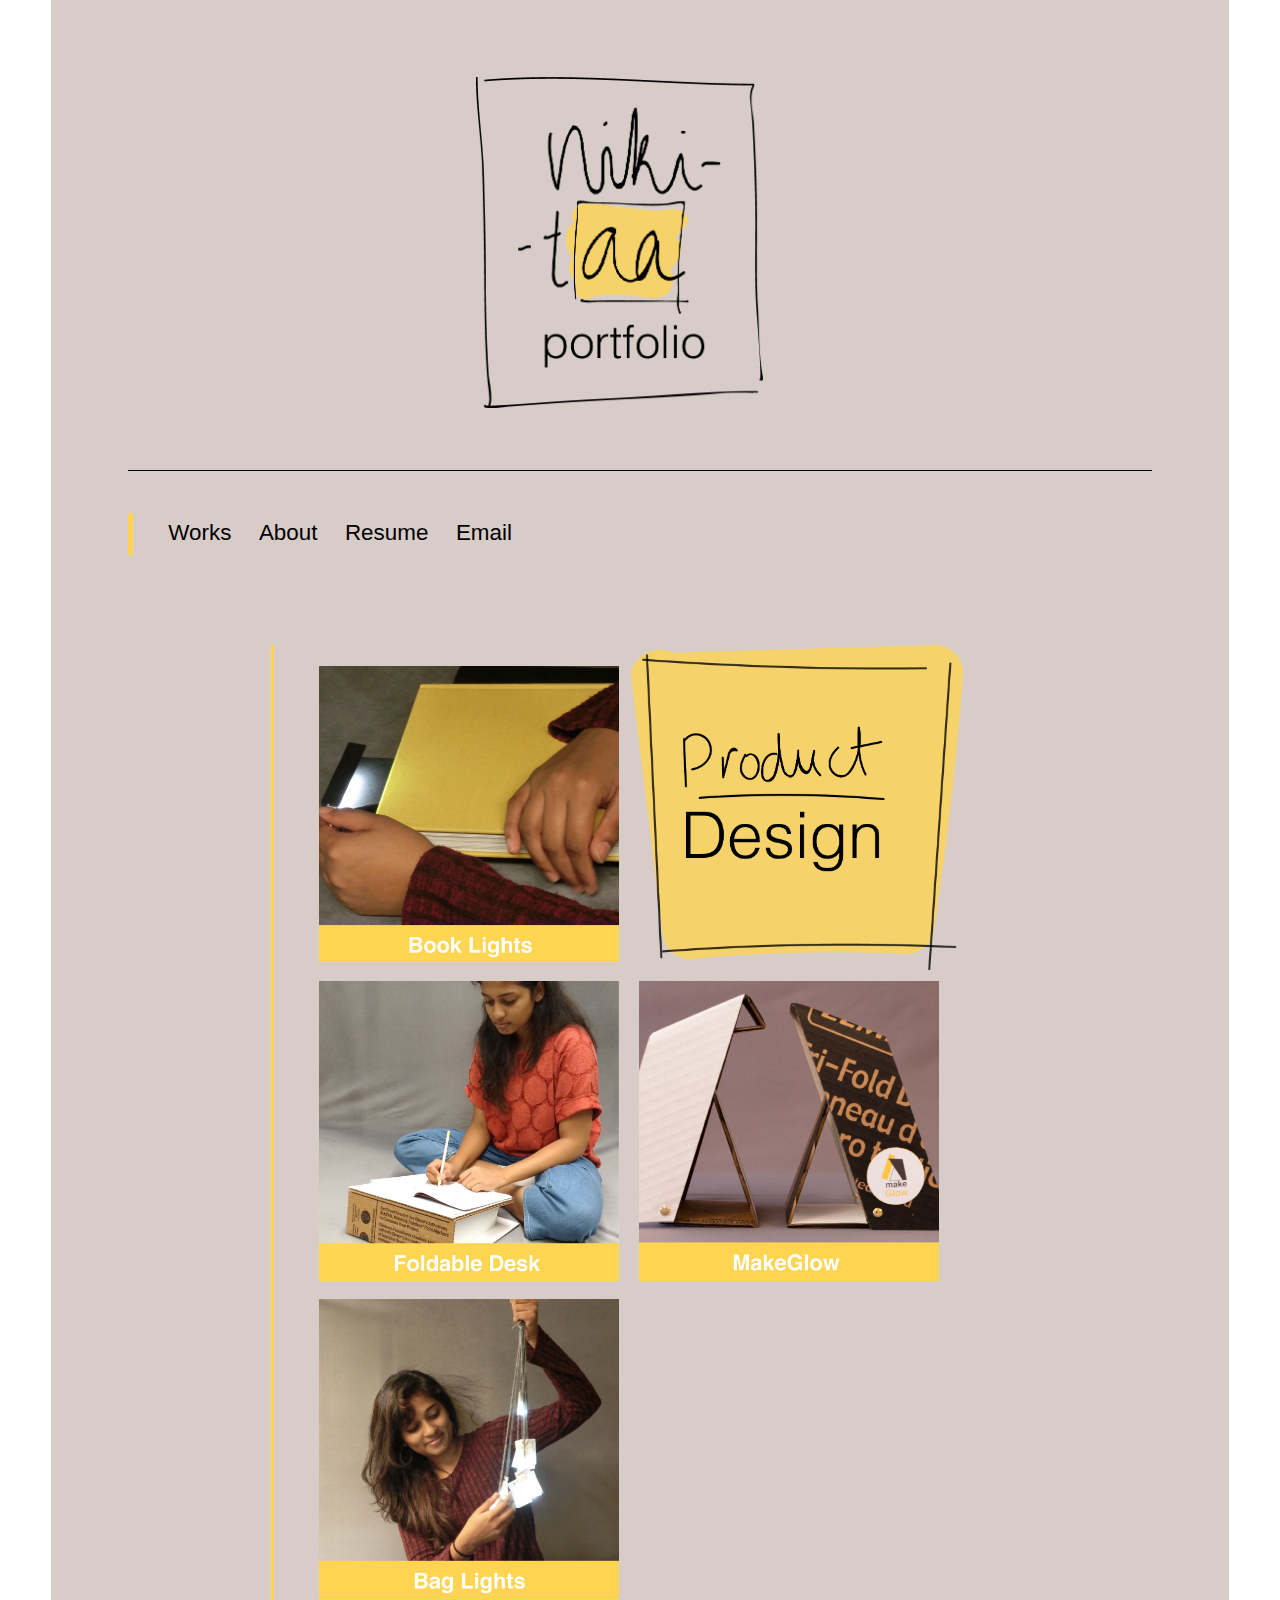
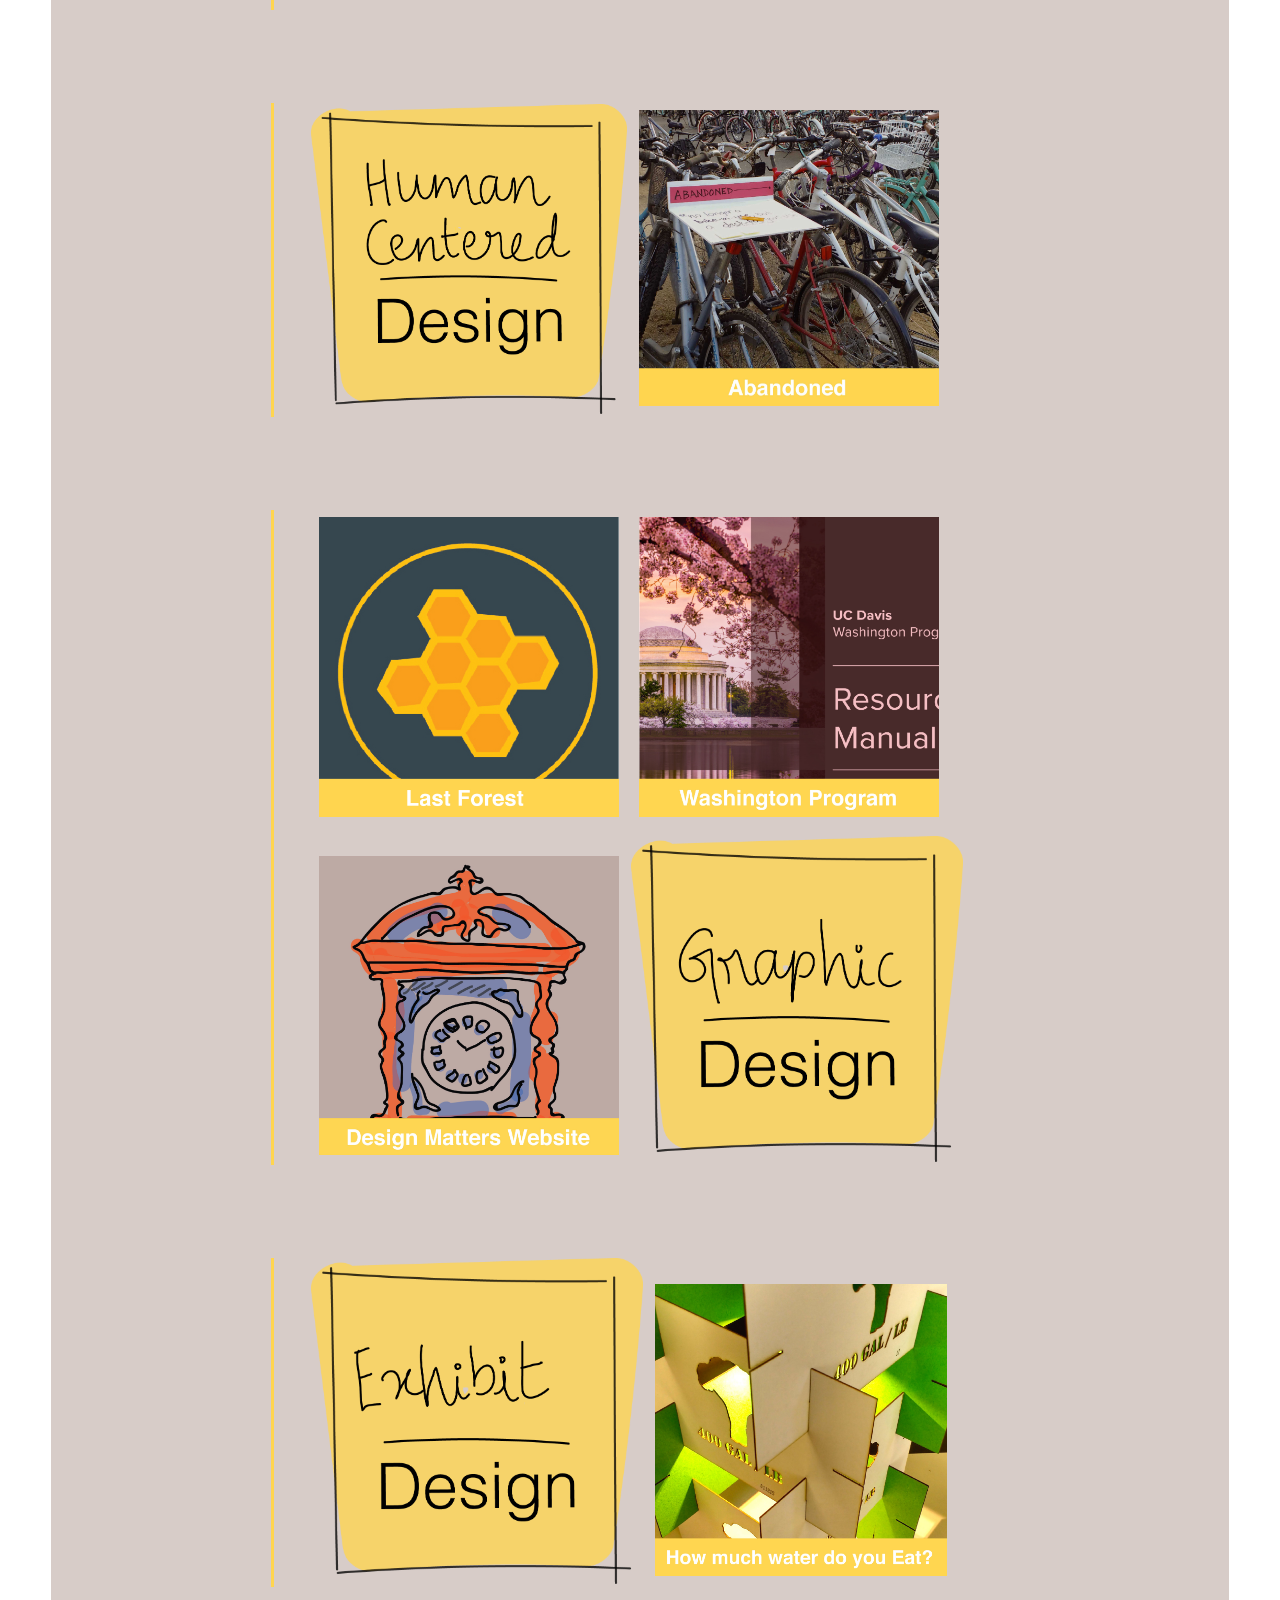
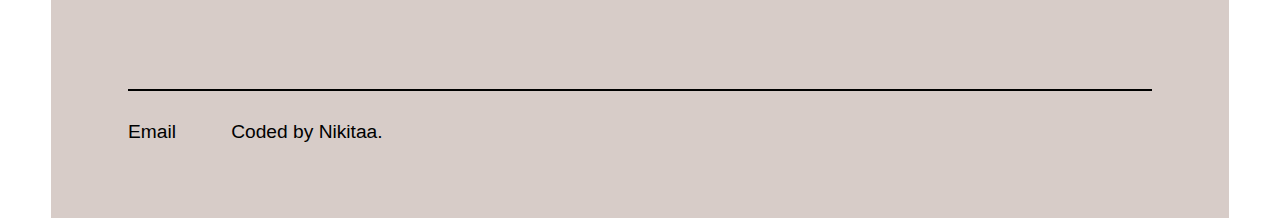
<file: index.html>
<!DOCTYPE html>
<html>
 <head>
   <title>Nikitaa's Portfolio - Home</title>
   <meta charset='utf-8'>
   <link href="stylesheets/home.css" rel="external stylesheet">
   <meta name="viewport" content="width=device-width, initial-scale=1">
 </head>
 <body>
  <div class="page">
   <header>
     <img src="images/my-logo-box-black.png" class="logo" width="28%" alt="nikitaa's logo" />
   </header>
   <div class="sidebar">
     <ul>
     <li><a href="index.html">Works</a></li>
     <li><a href="portfolio-about.html">About</a></li>
     <li><a href="resume.html">Resume</a></li>
     <li><a href="mailto:@nsivaakumar@ucdavis.edu">Email</a></li>
    </ul>
   </div>
   <div class="mainbar">
   <!--<div class="myblock">
     <div class="row0">
       <img src="images/abme.png" class="abouticon" alt="me" />
       <a href="portfolio-about.html"><img src="images/photothumb.jpg" alt="me" class="me" /></a>
     </div>
   </div>-->
   <img class="aboutmetitle" src="images/myworks.png" alt="myworks" />
   <a name="prodanchor"></a>
   <div class="product-des">
     <div class="row1">
     <div class="button"></div>
     <a href="booklight-page.html"><img class="booklight" src="images/thumb-book.jpg" alt="booklight" /></a>
     <img class="productdes" src="images/productdes.png" alt="productdes" />
   </div>
   <div class="row2">
     <a href="desk-page.html"><img class="desk" src="images/thumb-desk.jpg" alt="desk" /></a>
     <a href="makeglow-page.html"><img class="makeglow" src="images/thumb-makeglow.jpg" alt="makeglow" /><a>
   </div>
   <div class="row2a">
     <a href="baglight-page.html"><img class="baglight" src="images/thumb-baglight.jpg" alt="baglight" /></a>
   </div>
 </div>
 <a name="hcdanchor"></a>
   <div class="hcdesign">
     <div class="row3">
     <img class="hcd" src="images/hcd.png" alt="hcd" />
     <a href="bikeparking-page.html"><img class="bike" src="images/thumb-biked.jpg" alt="bike" /></a>
   </div>
 </div>
 <a name="graphicanchor"></a>
   <div class="graphicdes">
     <div class="row4">
       <a href="lastforest-page.html"><img class="last" src="images/thumb-last.jpg" alt="last" /></a>
       <a href="washprog-page.html"><img class="wash" src="images/thumb-wash.jpg" alt="wash" /></a>
     </div>
     <div class="row5">
       <a href="designmatters-page.html"><img class="clockie" src="images/thumb-clockie.jpg" alt="clockie" /></a>
       <img class="gdes" src="images/gdes.png" alt="gdes" />
     </div>
   </div>
   <a name="exhibitanchor"></a>
   <div class="exhibitdes">
     <div class="row6">
       <img class="edes" src="images/edes.png" alt="edes" />
       <a href="water-page.html"><img class="water" src="images/thumb-water.jpg" alt="water" /></a>
     </div>
   </div>
 </div>
 <img class="aboutmetitle" src="images/aboutmeline25.png" alt="aboutme" />
 <div class="myblock">
   <!--<div class="row0">-->
     <img src="images/abme.png" class="abouticon" alt="me" />
     <a href="portfolio-about.html"><img src="images/nikitaa.jpg" alt="me" class="me" /></a>
   <!--</div>-->
 </div>
   <footer>
     <a href="mailto:@nsivaakumar@ucdavis.edu">Email</a>
     <a>Coded by Nikitaa.</a>
   </footer>
 </div>
 </body>
</html>
</file>
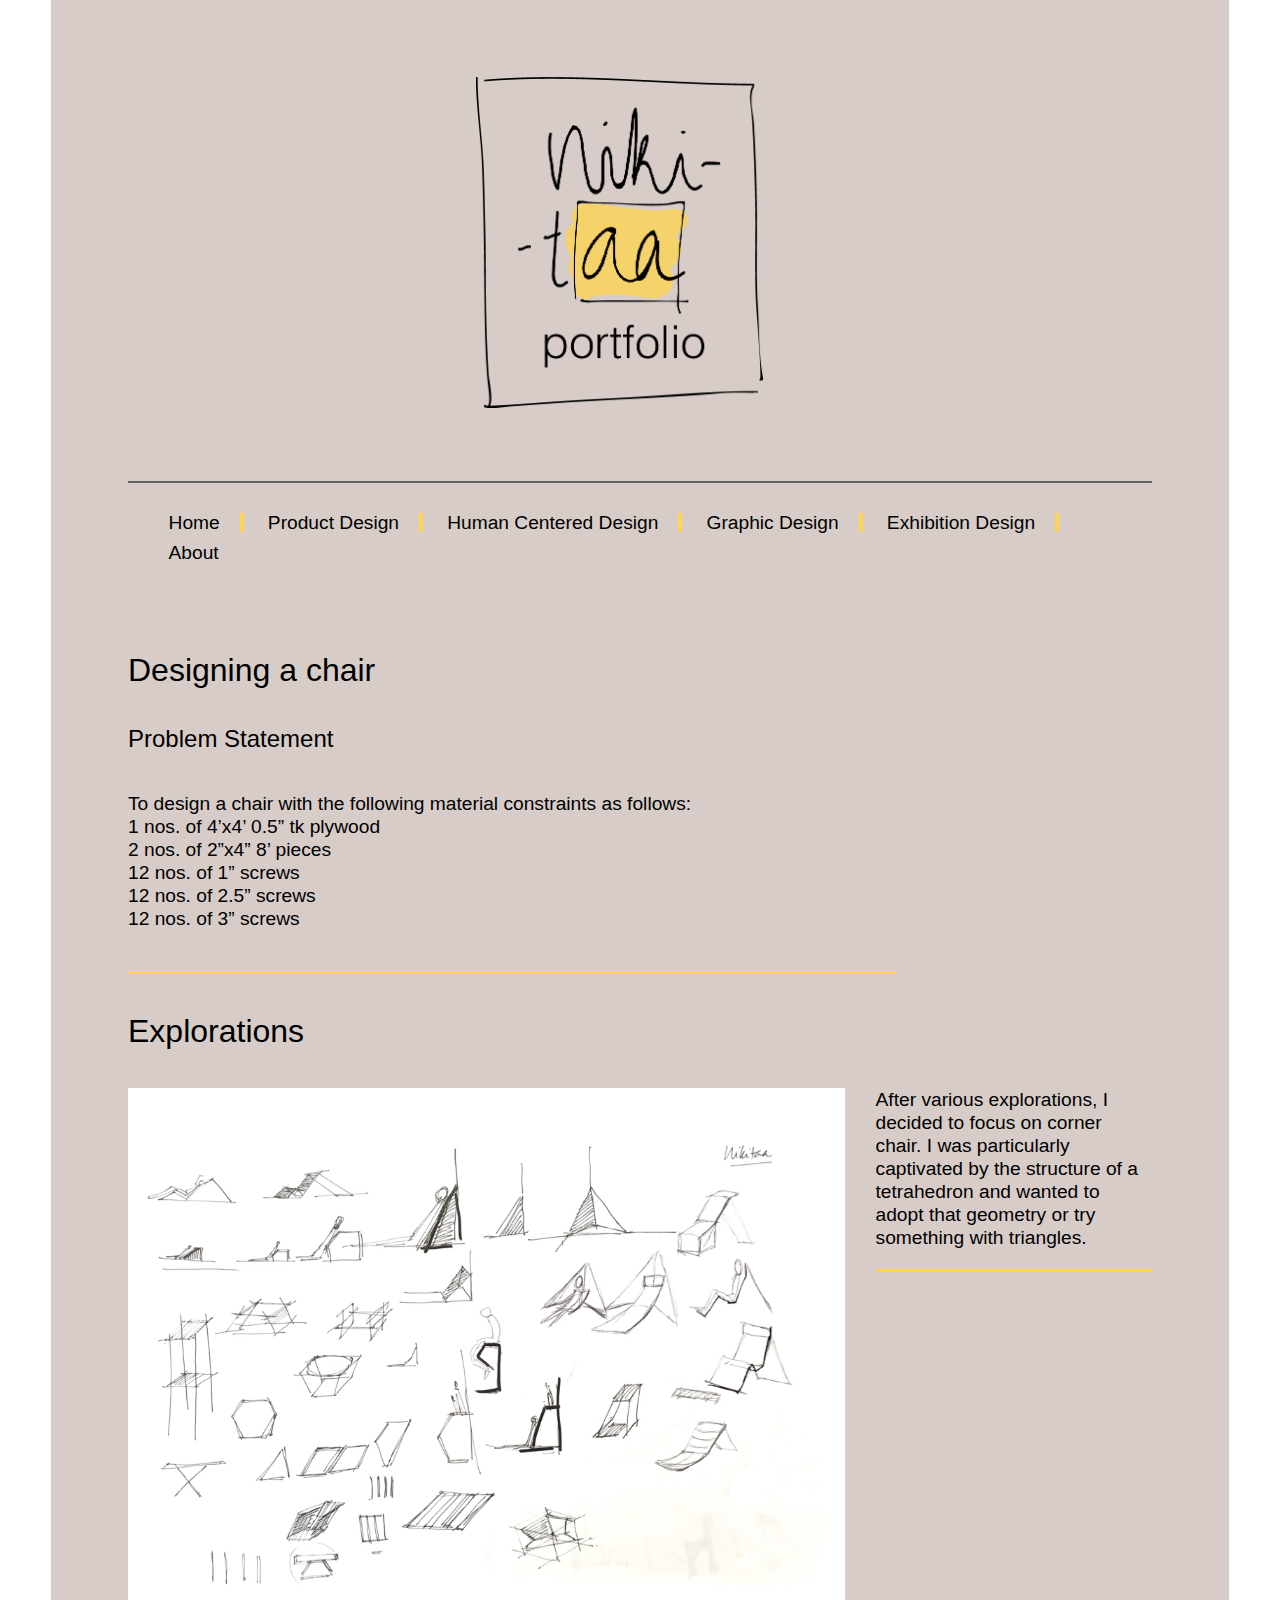
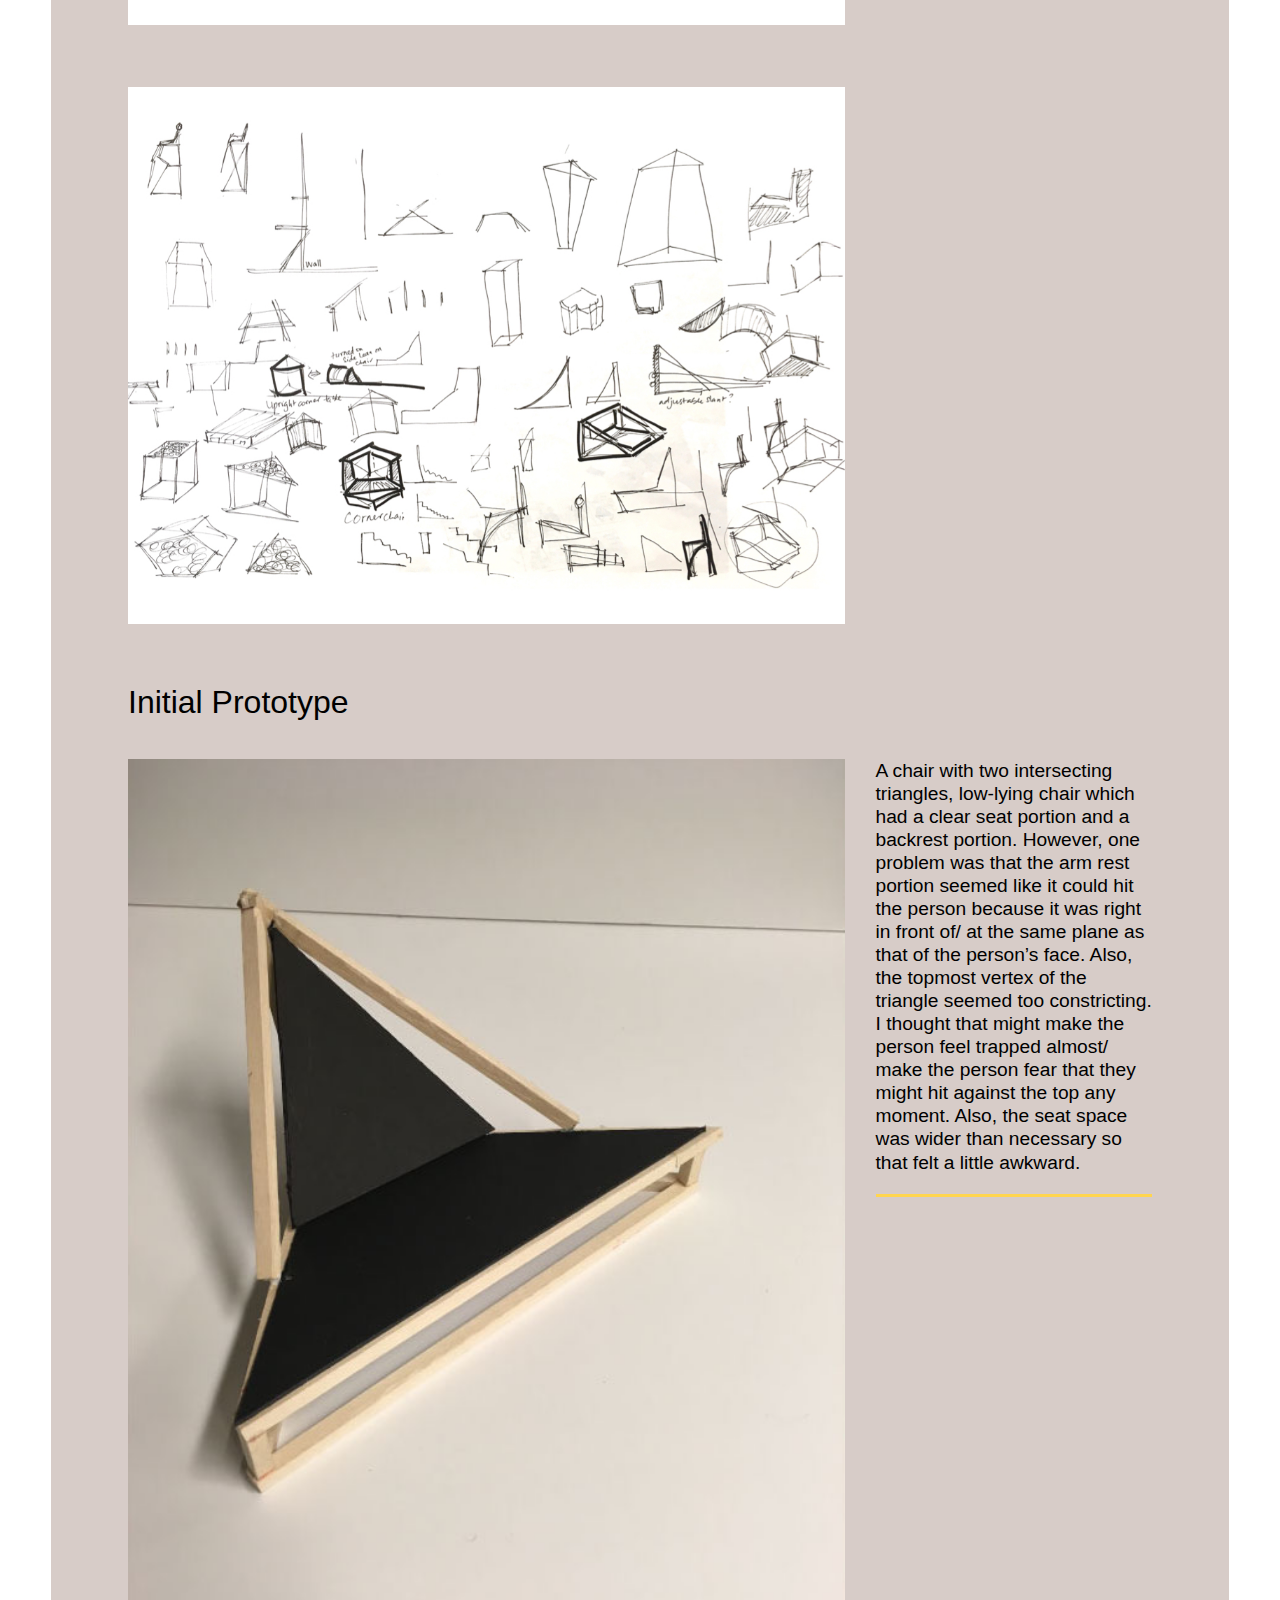
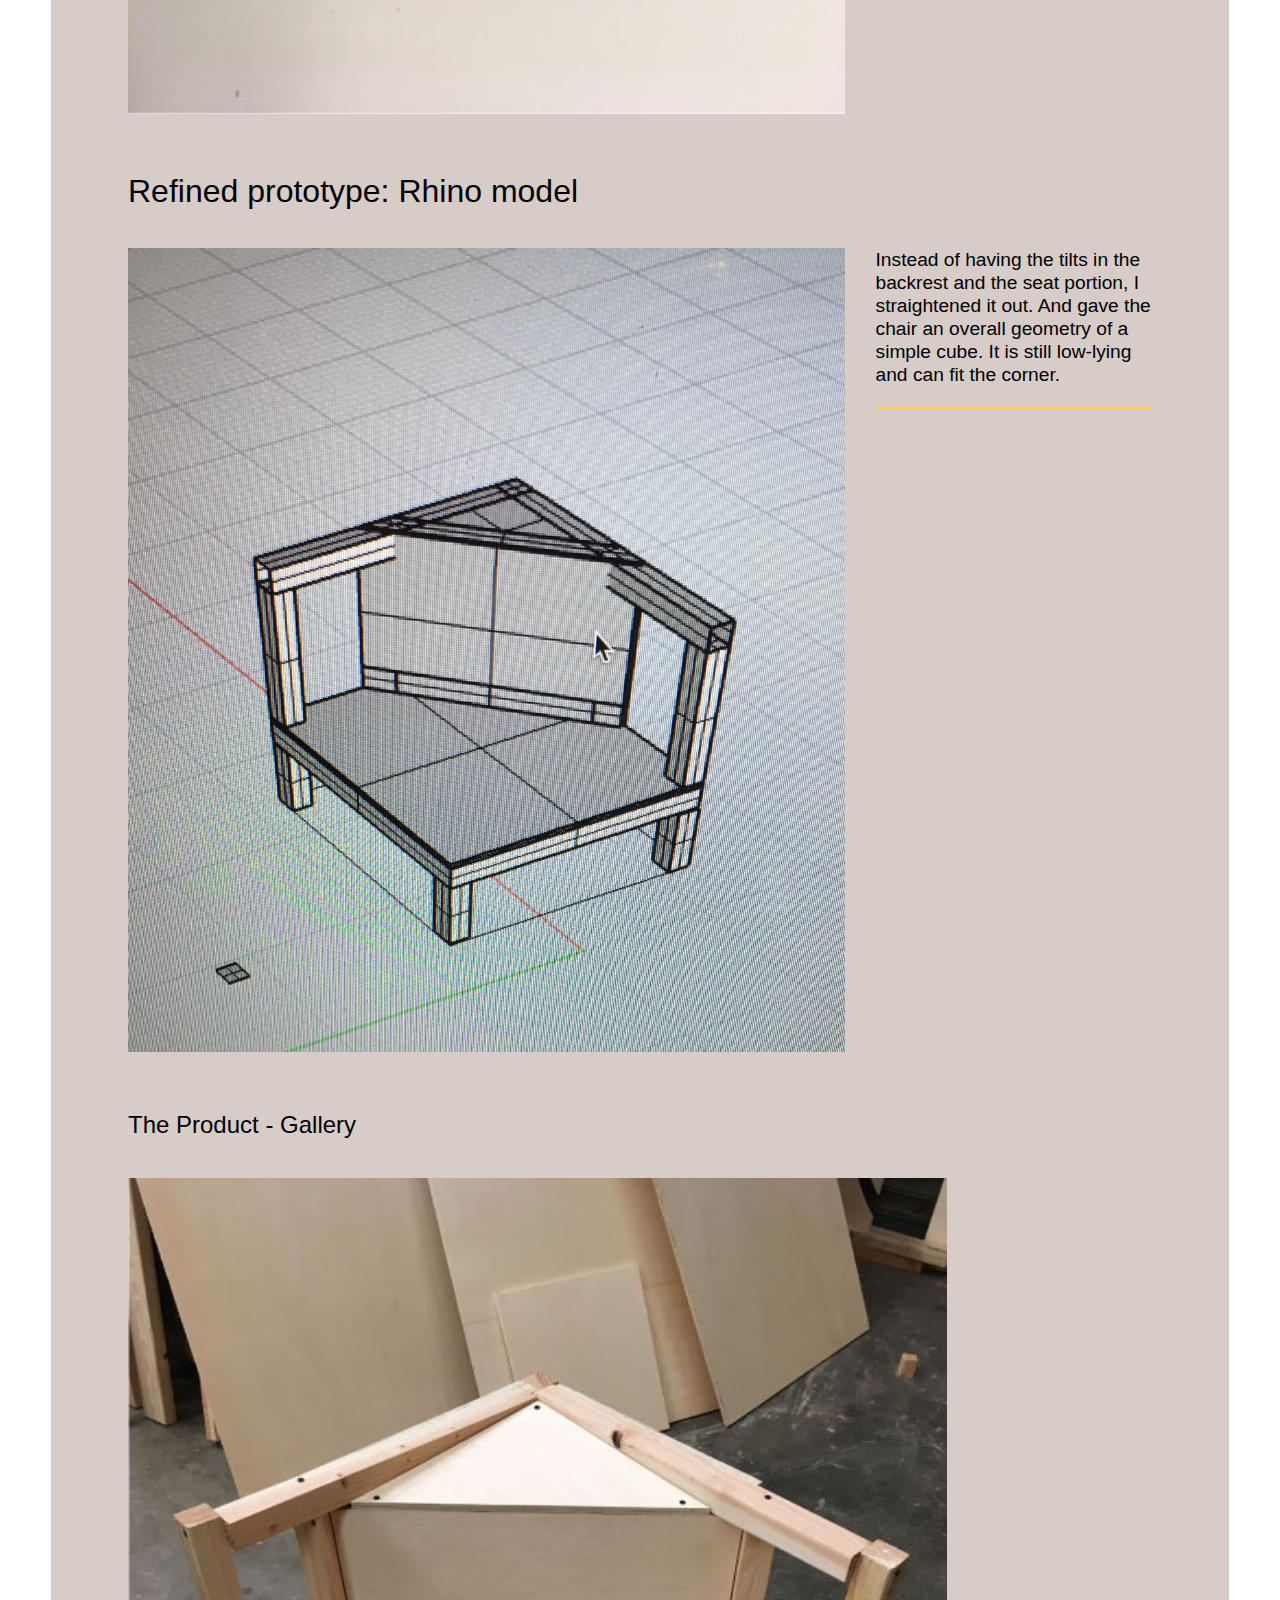
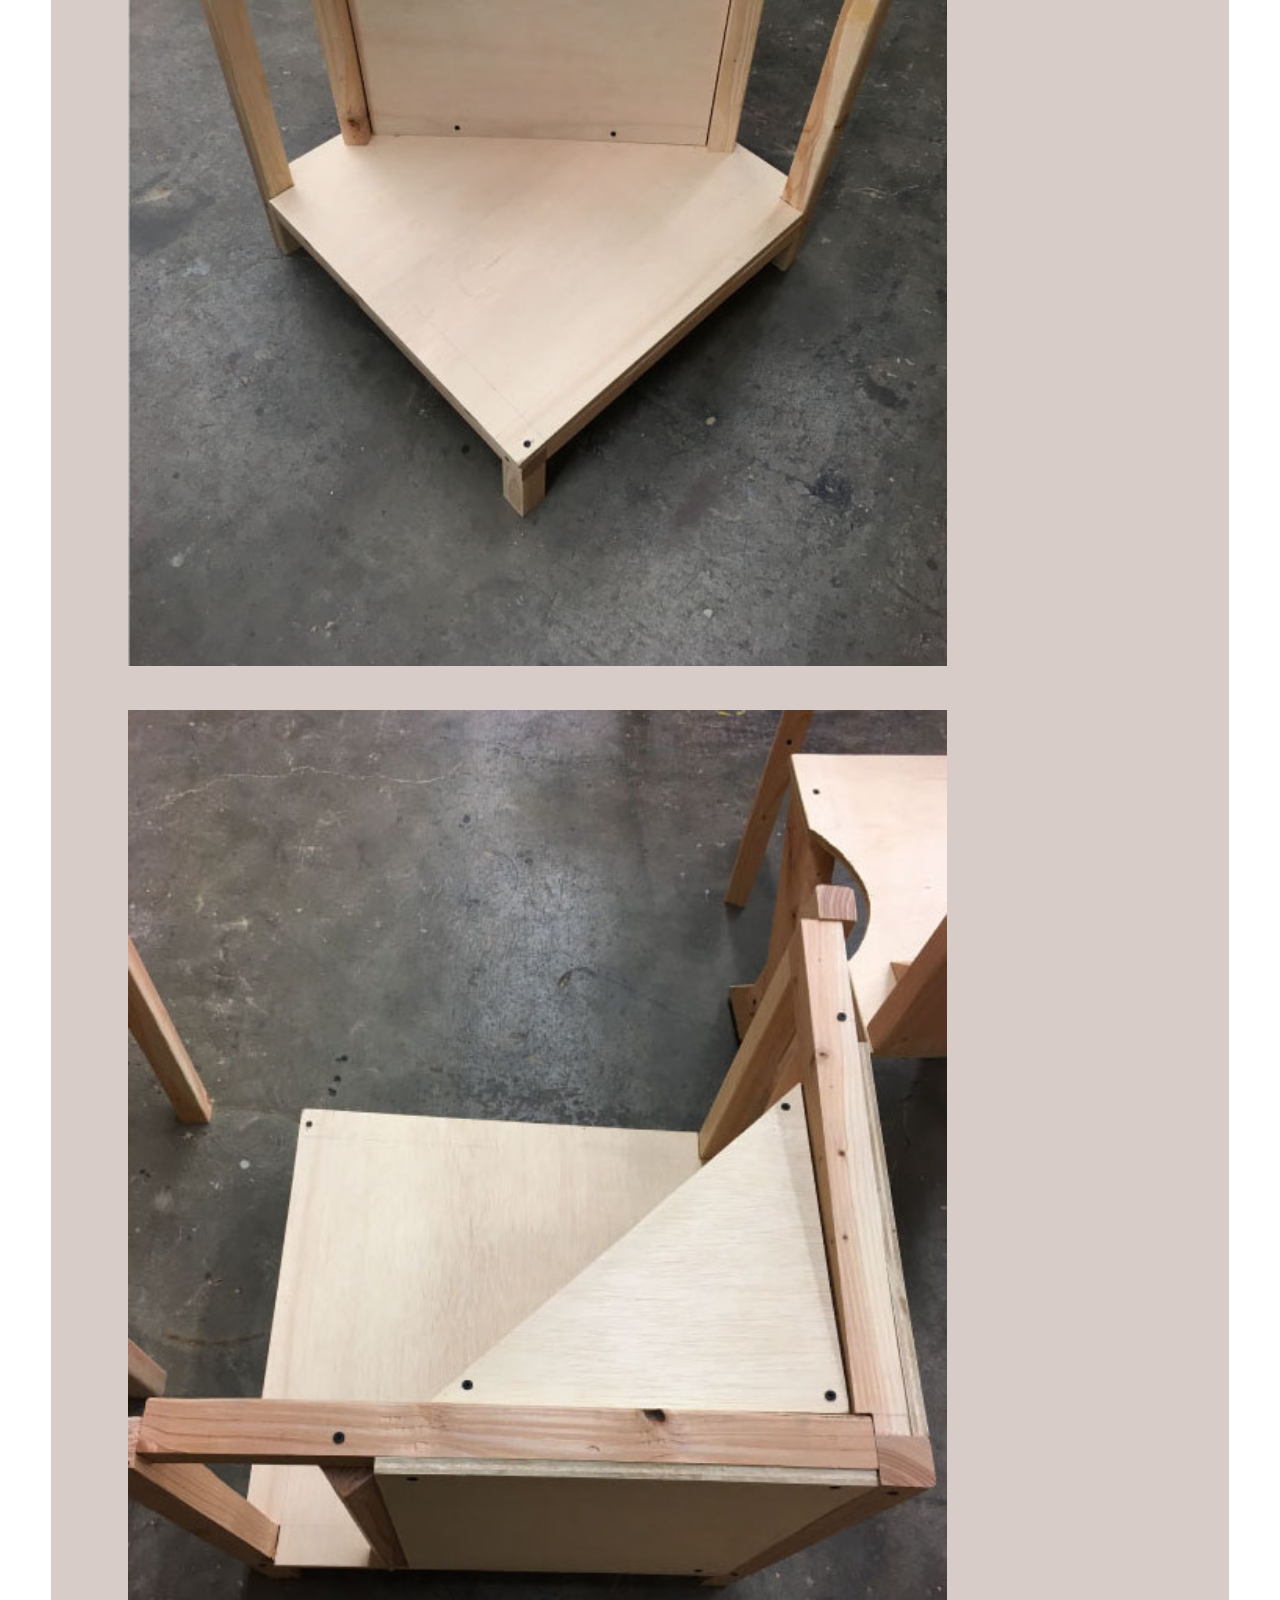
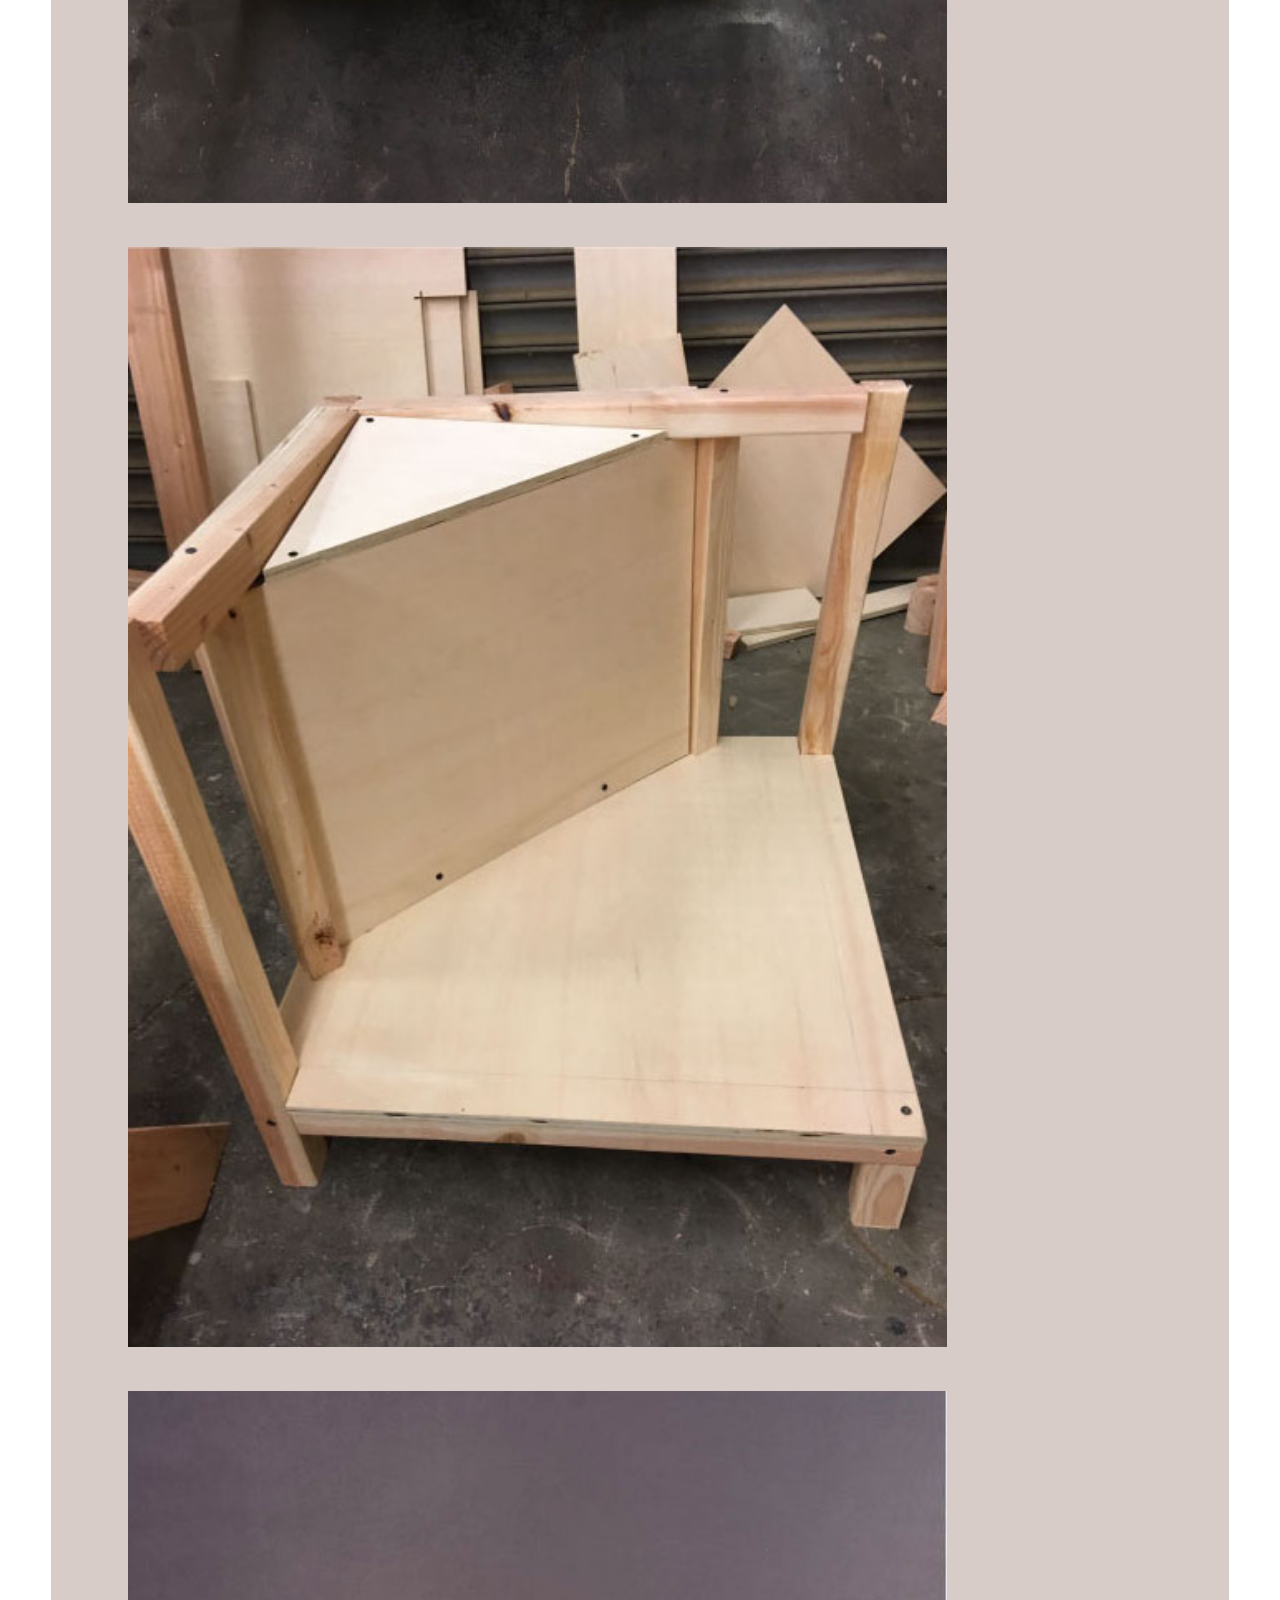
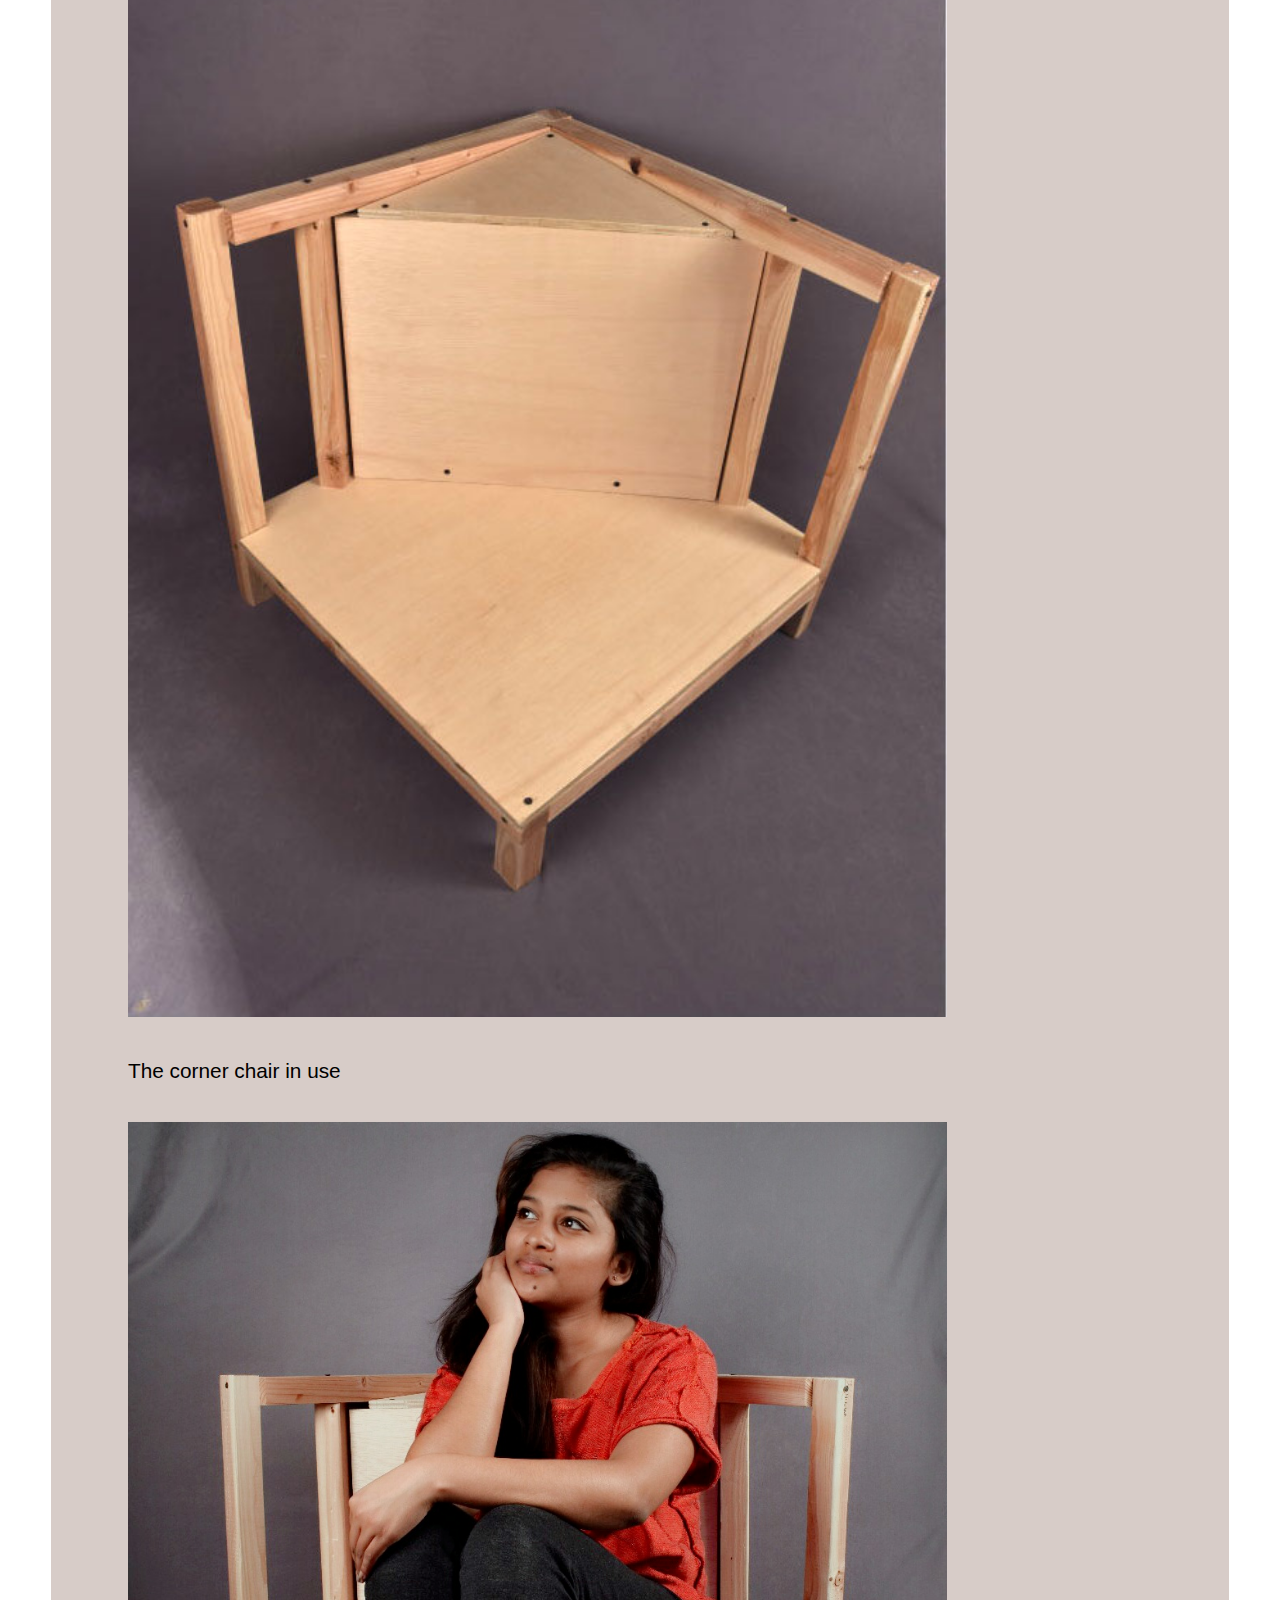
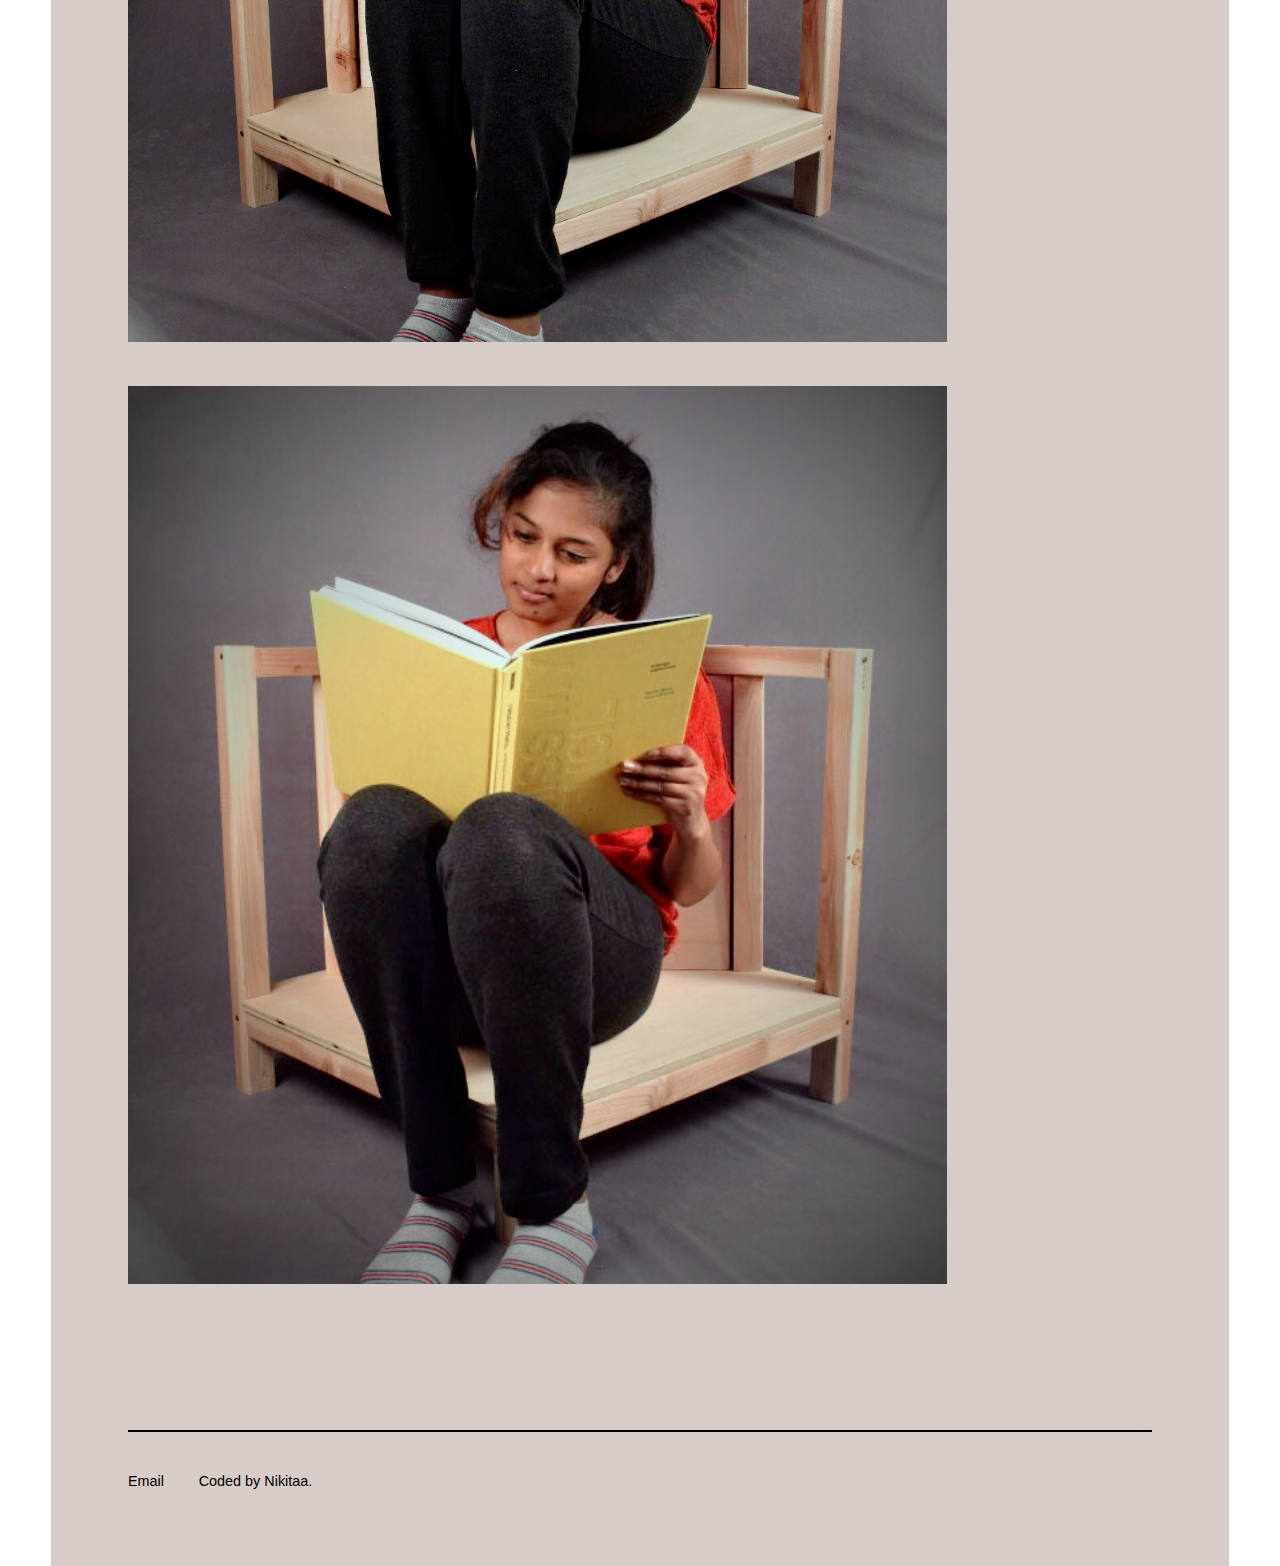
<file: corner-page.html>
<!DOCTYPE html>
<html>
 <head>
   <title>Nikitaa's Portfolio - Corner chair</title>
    <meta charset='utf-8'>
    <link href="stylesheets/internal.css" rel="external stylesheet">
    <meta name="viewport" content="width=device-width, initial-scale=1">
 </head>
 <body>
  <div class="page">
   <header>
     <img src="images/my-logo-box-black.png" class="logo" width="28%" alt="nikitaa's logo" />
   </header>
   <hr />
     <nav>
       <ul>
         <li><a href="index.html">Home  </a></li>
         <li><a href="index.html#prodanchor">Product Design  </a></li>
         <li><a href="index.html#hcdanchor">Human Centered Design  </a></li>
         <li><a href="index.html#graphicanchor">Graphic Design  </a></li>
         <li><a href="index.html#exhibitanchor">Exhibition Design  </a></li>
         <li><a href="portfolio-about.html">About  </a></li>

       </ul>
     </nav>
     <article class="problem-corner">
       <h1> Designing a chair</h1>
       <h2>Problem Statement</h2>
      <p>To design a chair with the following material constraints as follows: <br />

1 nos. of 4’x4’ 0.5” tk plywood <br />
2 nos. of 2”x4” 8’ pieces<br />
12 nos. of 1” screws<br />
12 nos. of 2.5” screws<br />
12 nos. of 3” screws<br />

  </p>
     </article>
     <article class="description">
    <h1>Explorations</h1>
     <img src="images/corner-exploration01.jpg" alt="explorations" />
     <p>After various explorations, I decided to focus on corner chair. I was
       particularly captivated by the structure of a tetrahedron and wanted to
       adopt that geometry or try something with triangles.</p>
     <img src="images/corner-exploration02.jpg" alt="explorations" />

   </article>
   <article class="description-bookmark">
  <h1>Initial Prototype</h1>
   <img src="images/corner-prototype01.jpg" alt="idea01" />
   <p>A chair with two intersecting triangles, low-lying chair which had a
     clear seat portion and a backrest portion. However, one problem was that
     the arm rest portion seemed like it could hit the person because it was
     right in front of/ at the same plane as that of the person’s face.
     Also, the topmost vertex of the triangle seemed too constricting.
     I thought that might make the person feel trapped almost/ make the person
     fear that they might hit against the top any moment. Also, the seat space
     was wider than necessary so that felt a little awkward.</p>
 </article>
 <article class="description-rec">
 <h1>Refined prototype: Rhino model</h1>
 <img src="images/corner-rhino.jpg" alt="sketches" />
 <p>Instead of having the tilts in the backrest and the seat portion,
   I straightened it out. And gave the chair an overall geometry of a
   simple cube. It is still low-lying and can fit the corner.</p>
 </article>
   <article class="product">
     <h2> The Product - Gallery </h2>
     <img src="images/corner-gallery03.jpg" alt="traytable" />
     <img src="images/corner-gallery04.jpg" alt="traytable" />
     <img src="images/corner-gallery05.jpg" alt="traytable" />
     <img src="images/corner-gallery01.jpg" alt="traytable" />
     <h3>The corner chair in use</h3>
         <img src="images/corner-cute.jpg" alt="traytable" />
     <img src="images/corner-book.jpg" alt="traytable" />
   </article>



  <footer>
     <a href="mailto:@nsivaakumar@ucdavis.edu">Email</a>
     <a>Coded by Nikitaa.</a>
   </footer>
 </div>
</body>
</html>
</file>
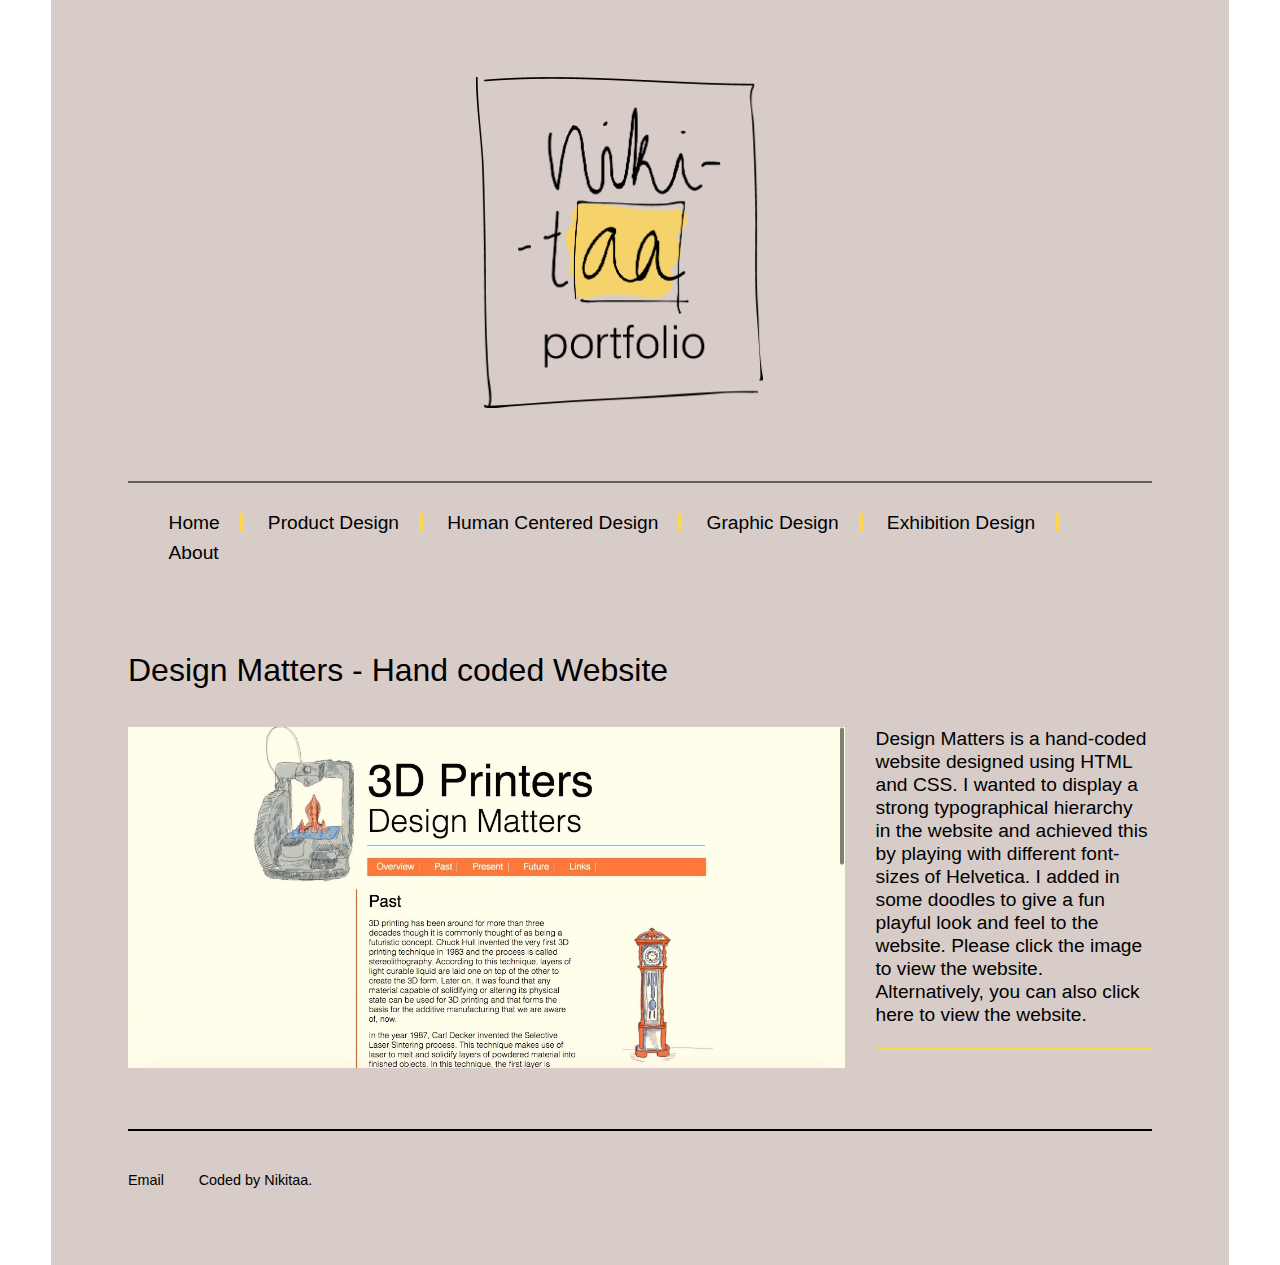
<file: designmatters-page.html>
<!DOCTYPE html>
<html>
 <head>
   <title>Nikitaa's Portfolio - Design Matters Website</title>
    <meta charset='utf-8'>
    <link href="stylesheets/internal.css" rel="external stylesheet">
    <meta name="viewport" content="width=device-width, initial-scale=1">
 </head>
 <body>
  <div class="page">
   <header>
     <img src="images/my-logo-box-black.png" class="logo" width="28%" alt="nikitaa's logo" />
   </header>
   <hr />
     <nav>
       <ul>
         <li><a href="index.html">Home  </a></li>
         <li><a href="index.html#prodanchor">Product Design  </a></li>
         <li><a href="index.html#hcdanchor">Human Centered Design  </a></li>
         <li><a href="index.html#graphicanchor">Graphic Design  </a></li>
         <li><a href="index.html#exhibitanchor">Exhibition Design  </a></li>
         <li><a href="portfolio-about.html">About  </a></li>

       </ul>
     </nav>
     <article class="description">
    <h1>Design Matters - Hand coded Website</h1>
    <a href="https://nikisiv.github.io/design-matters-overview.html"><img src="images/dm-home.jpg" alt="homepage" /></a>
    <p>Design Matters is a hand-coded website designed using HTML and CSS. I wanted
    to display a strong typographical hierarchy in the website and achieved this
  by playing with different font-sizes of Helvetica. I added in some doodles to give
a fun playful look and feel to the website. Please click the image to view the website.
Alternatively, you can also click <a href="https://nikisiv.github.io/design-matters-overview.html"> here</a> to view the website.</p>
   </article>


   <footer>
     <a href="mailto:@nsivaakumar@ucdavis.edu">Email</a>
     <a>Coded by Nikitaa.</a>
   </footer>
 </div>
</body>
</html>
</file>
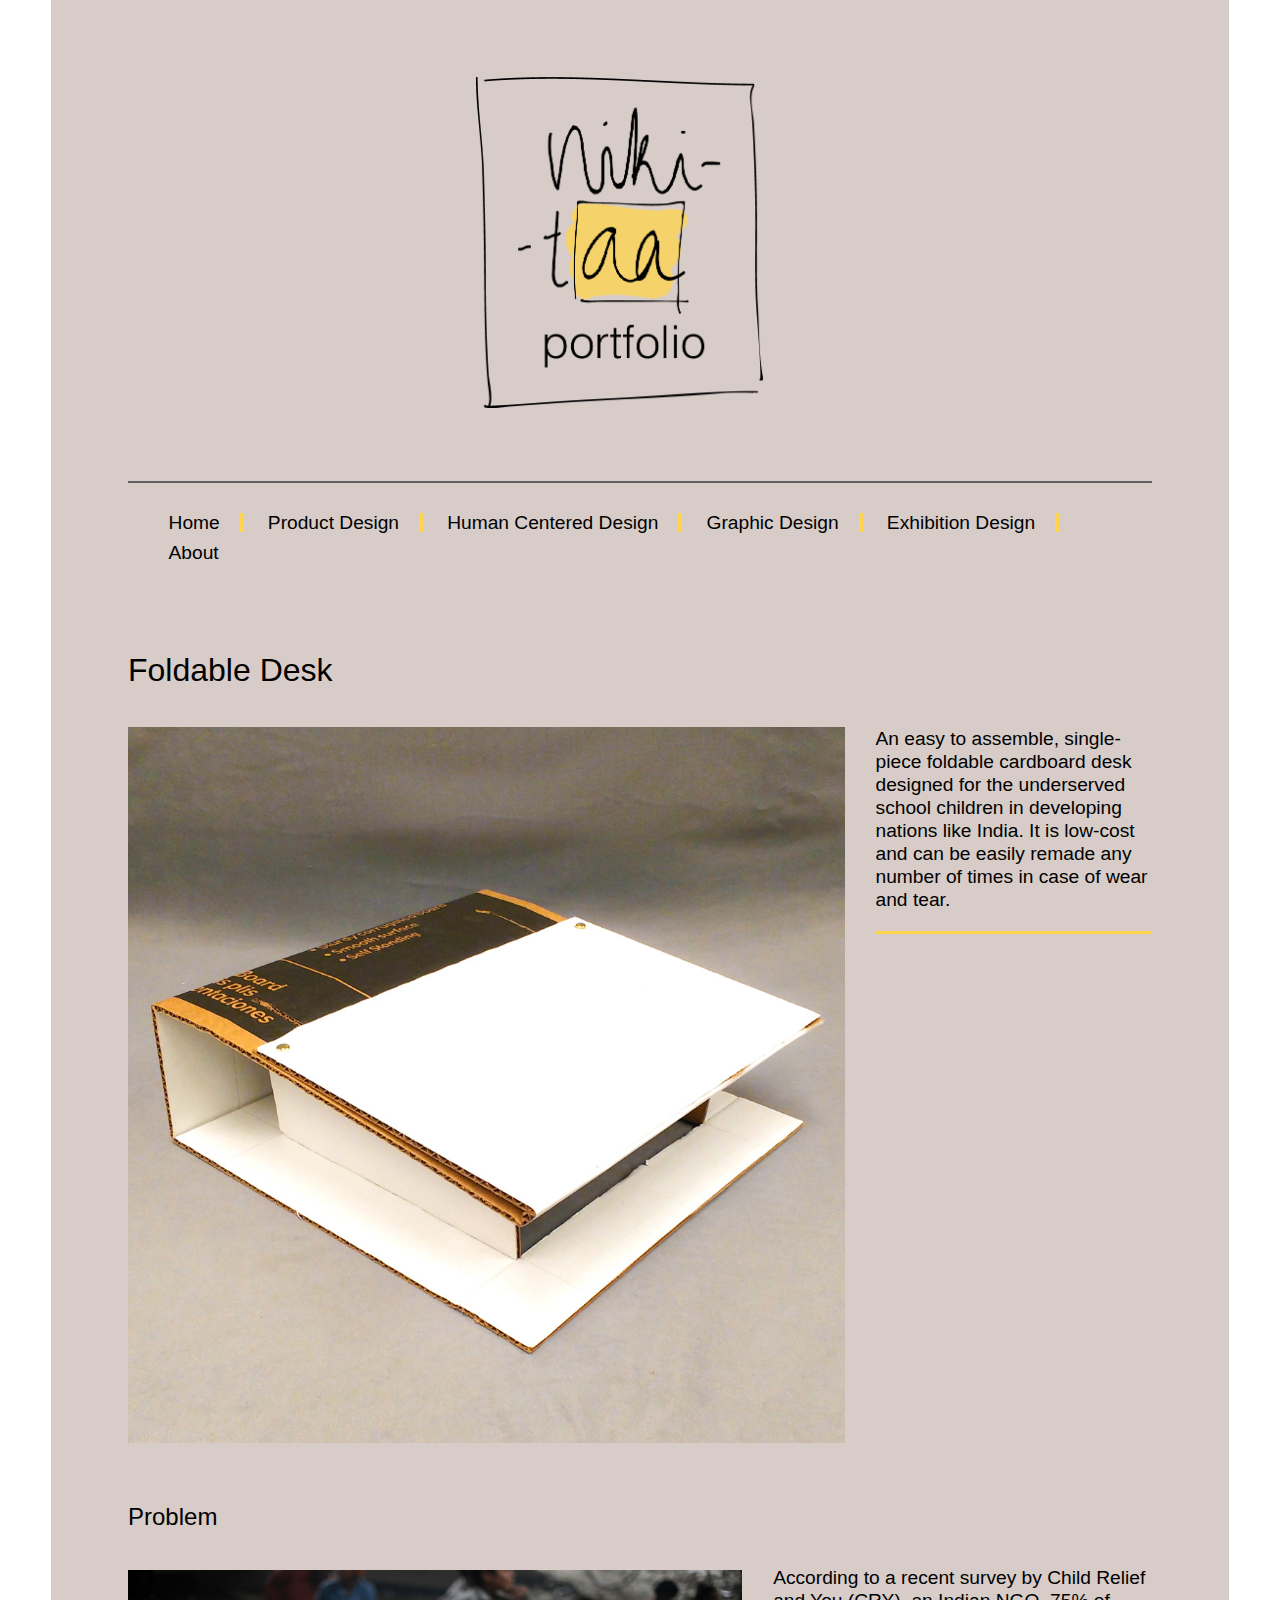
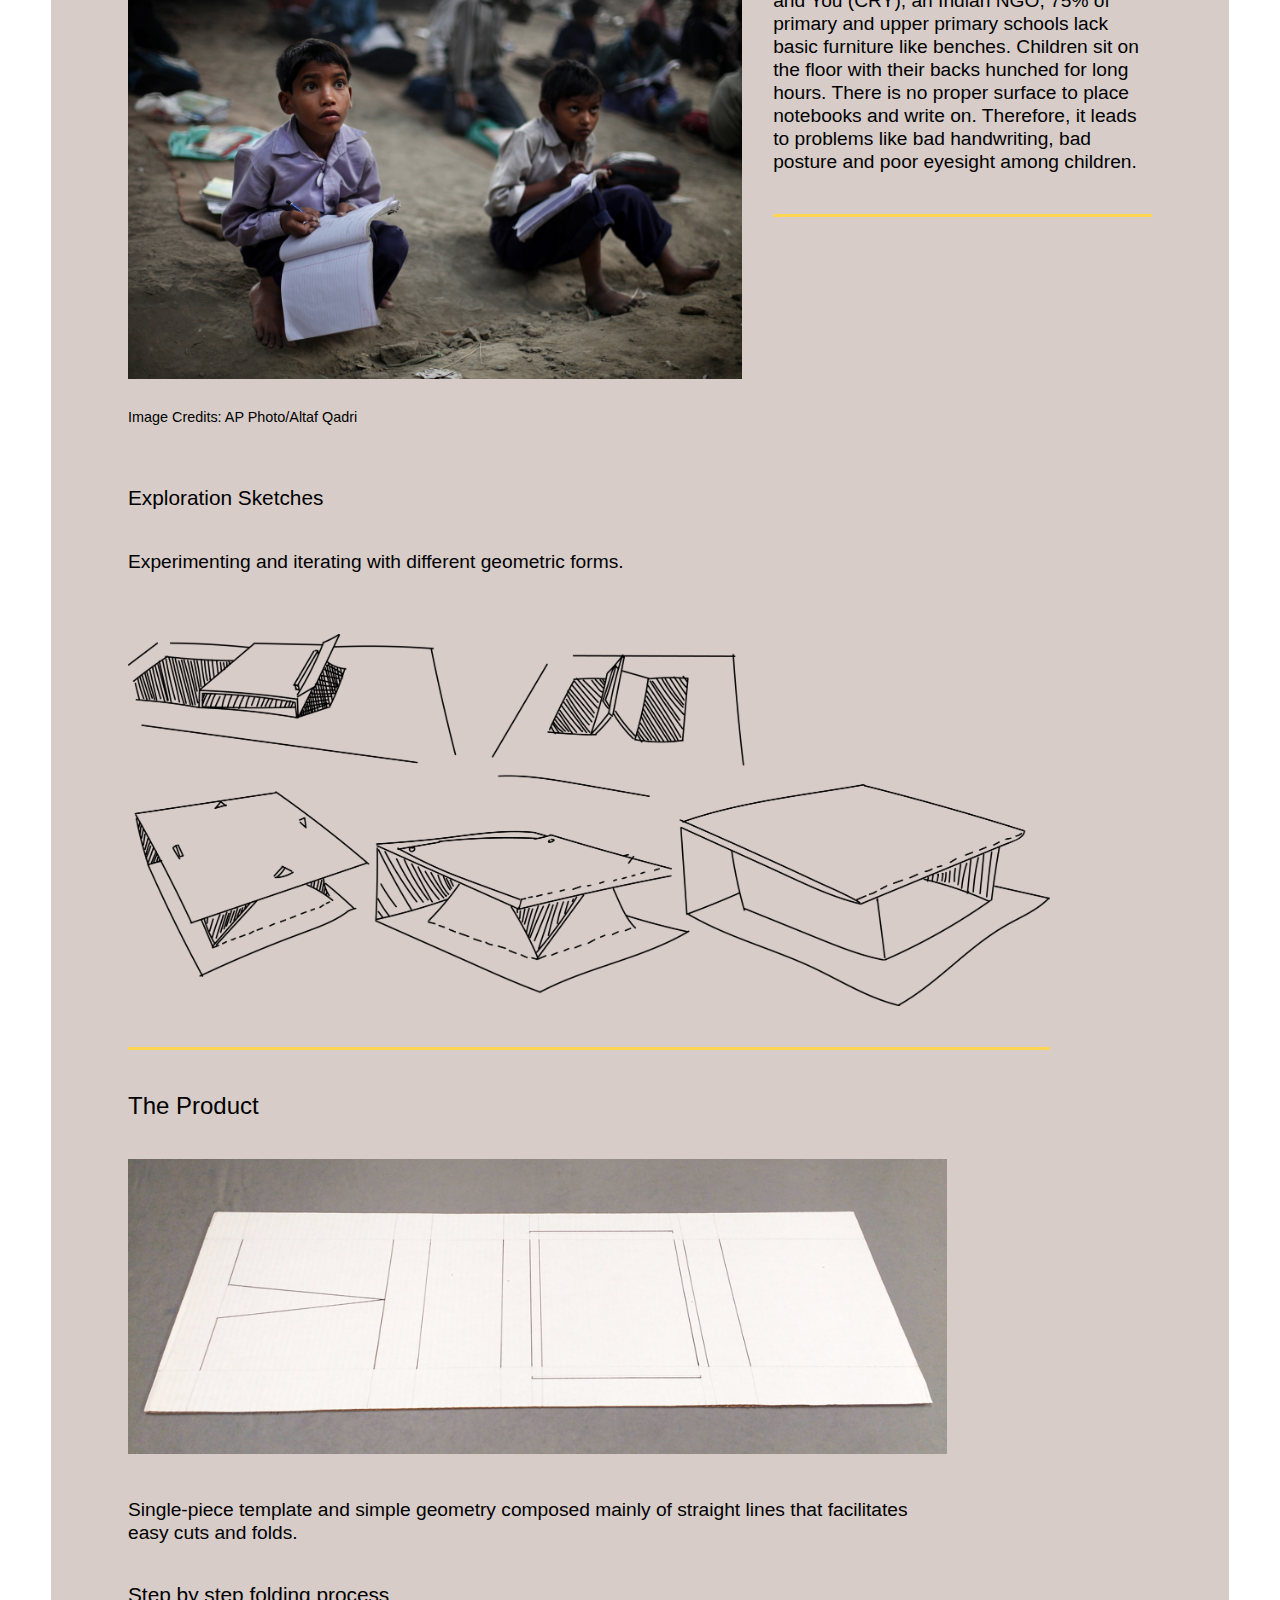
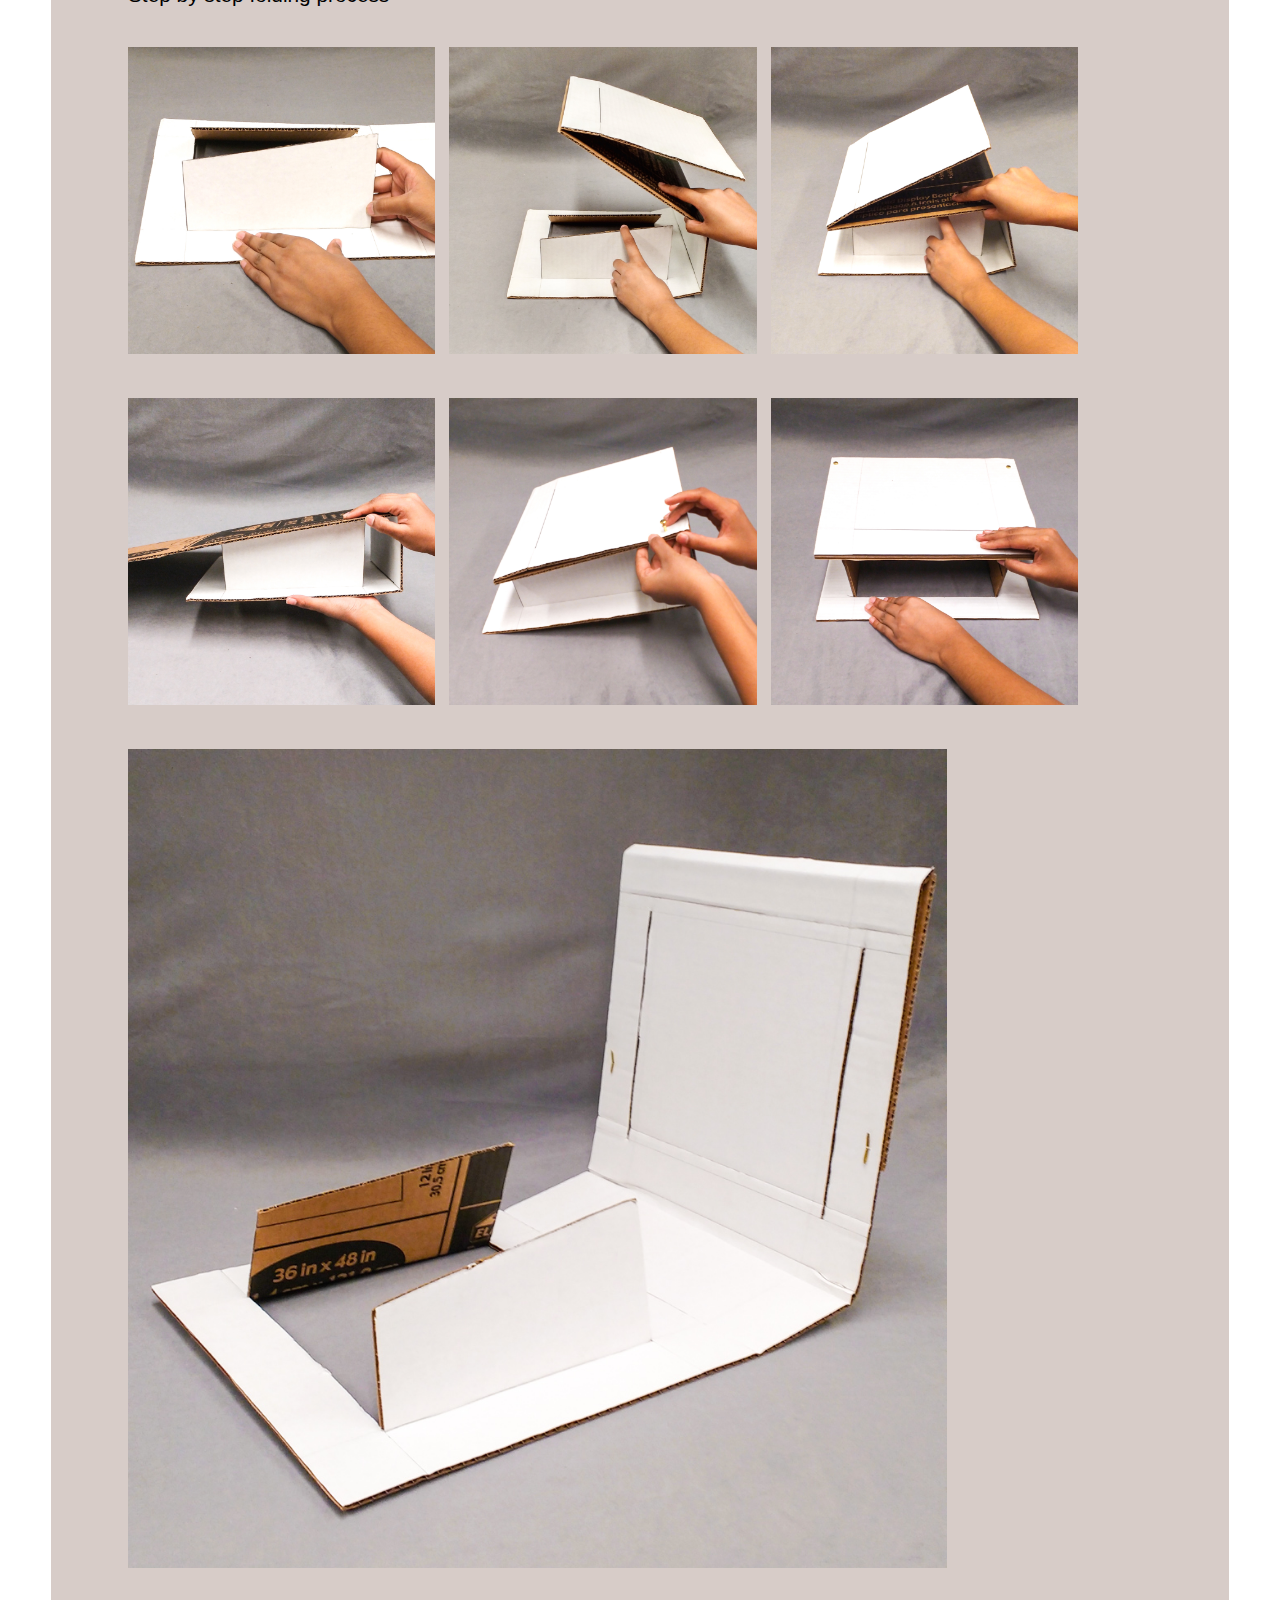
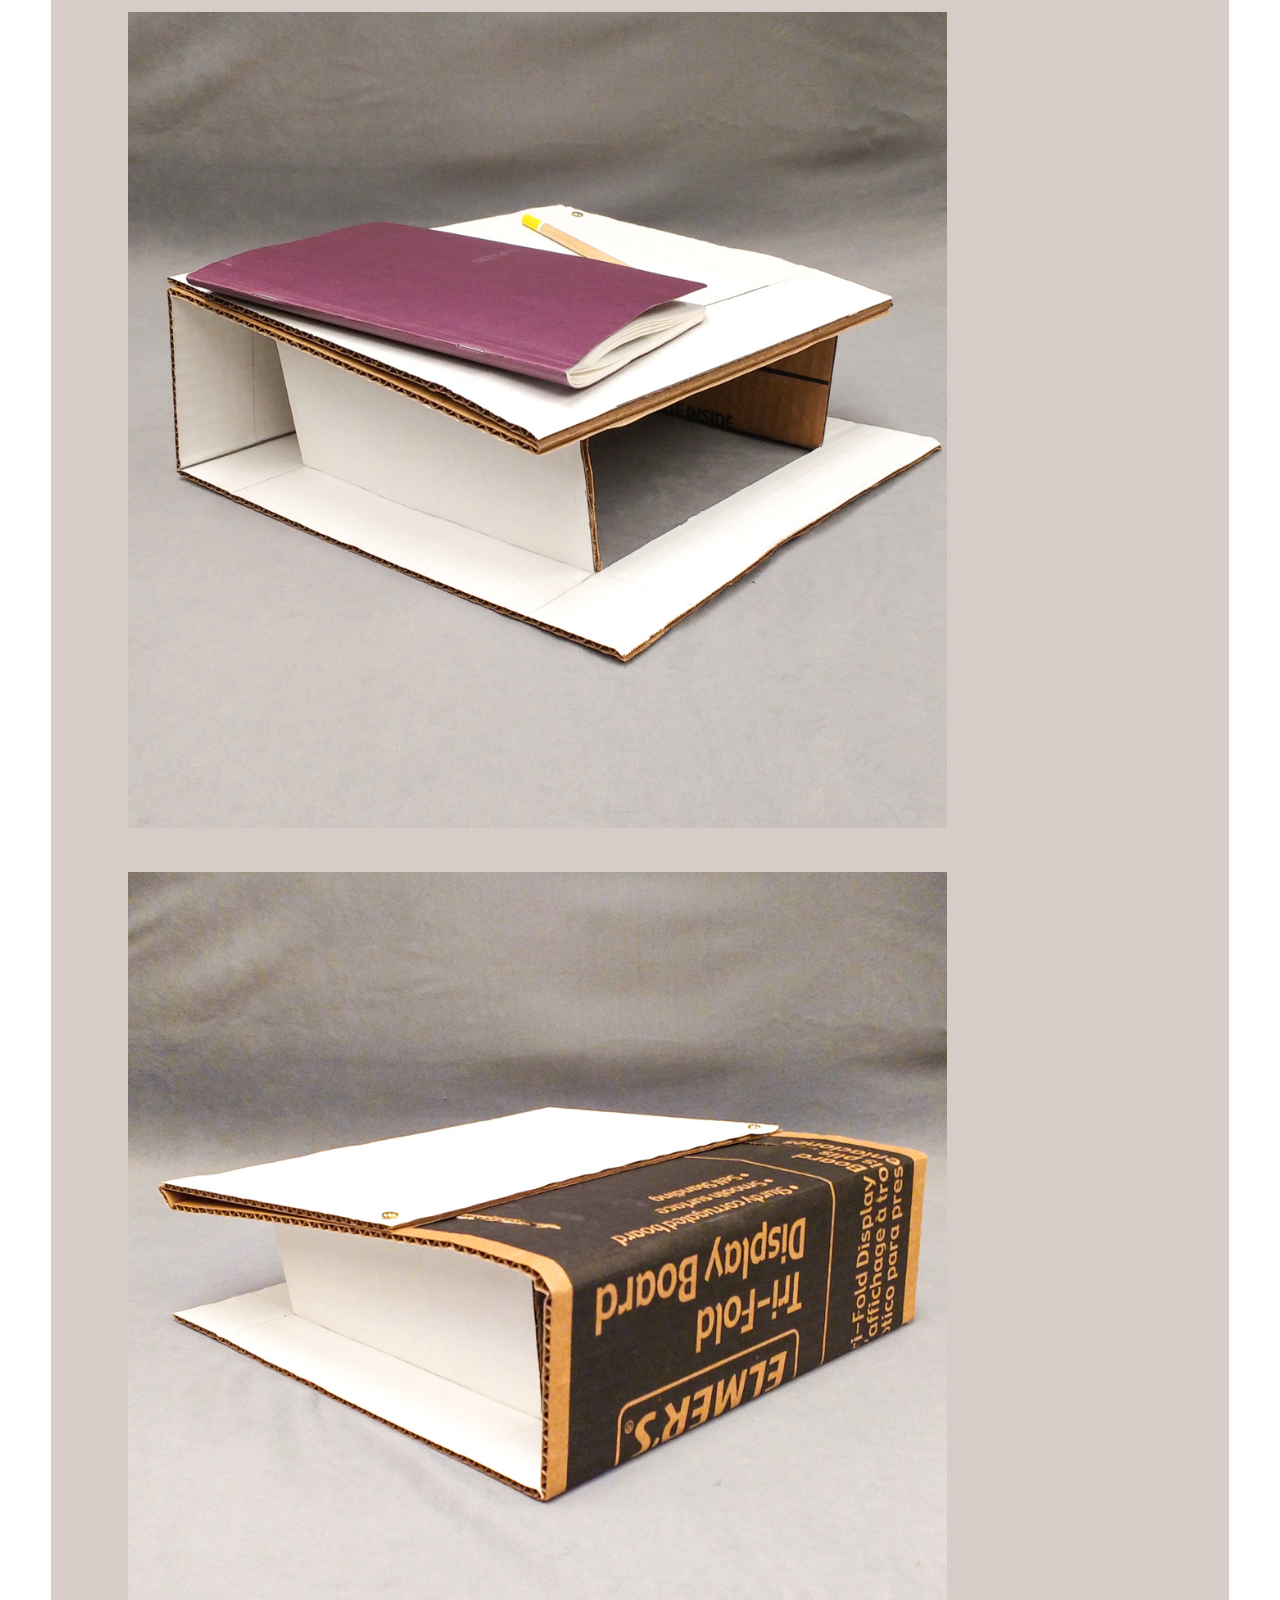
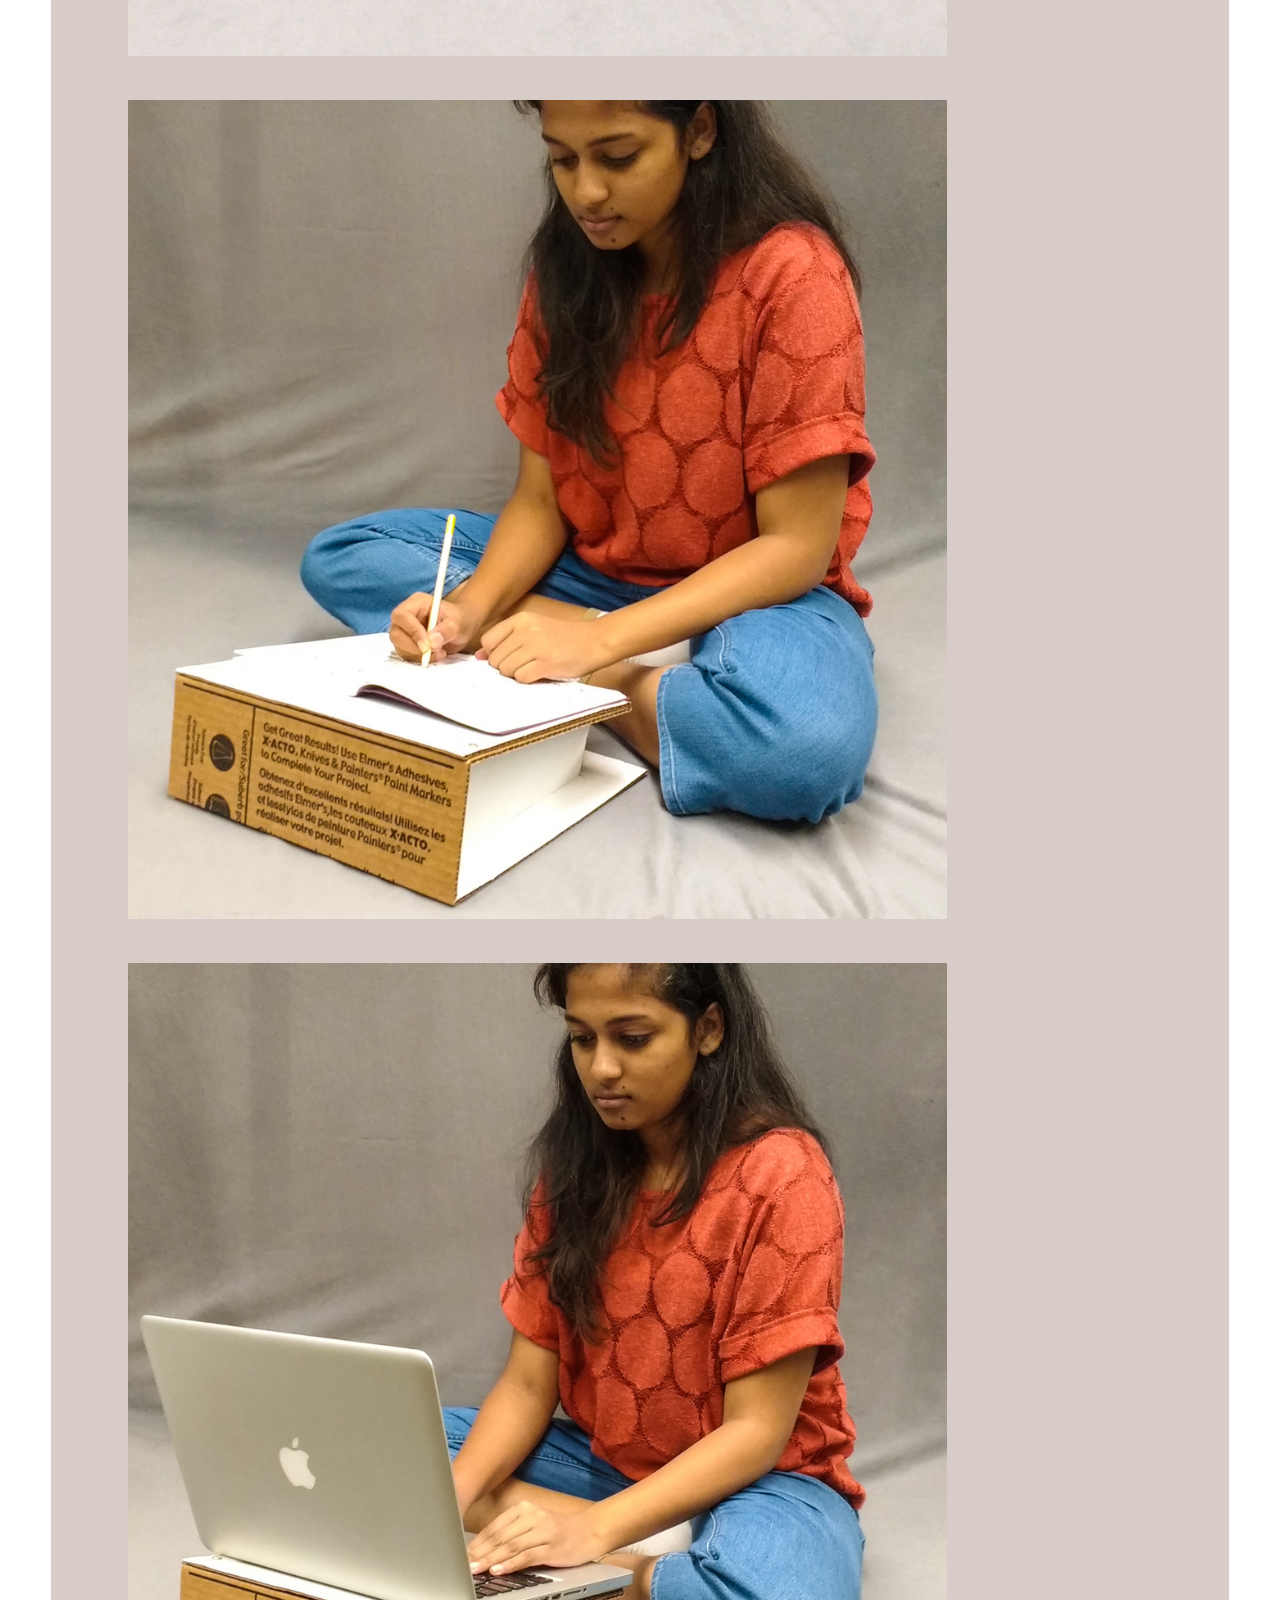
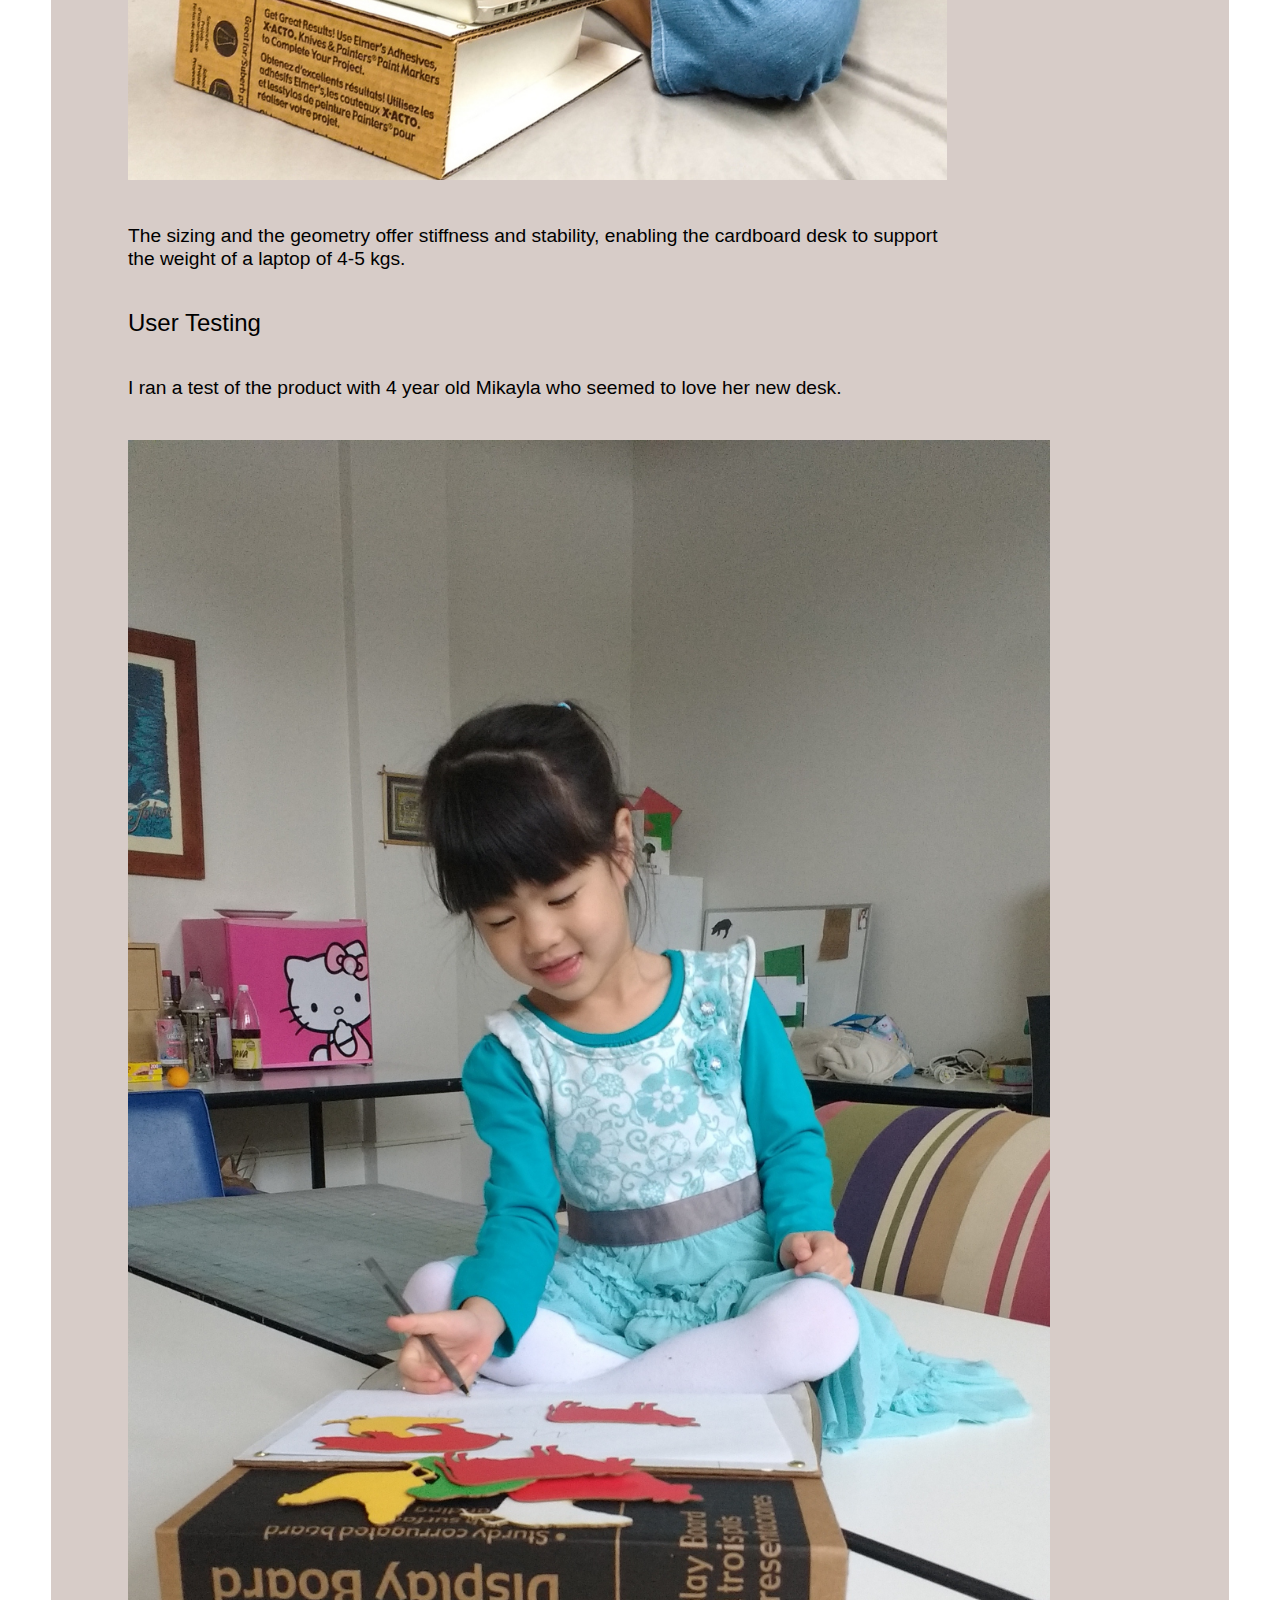
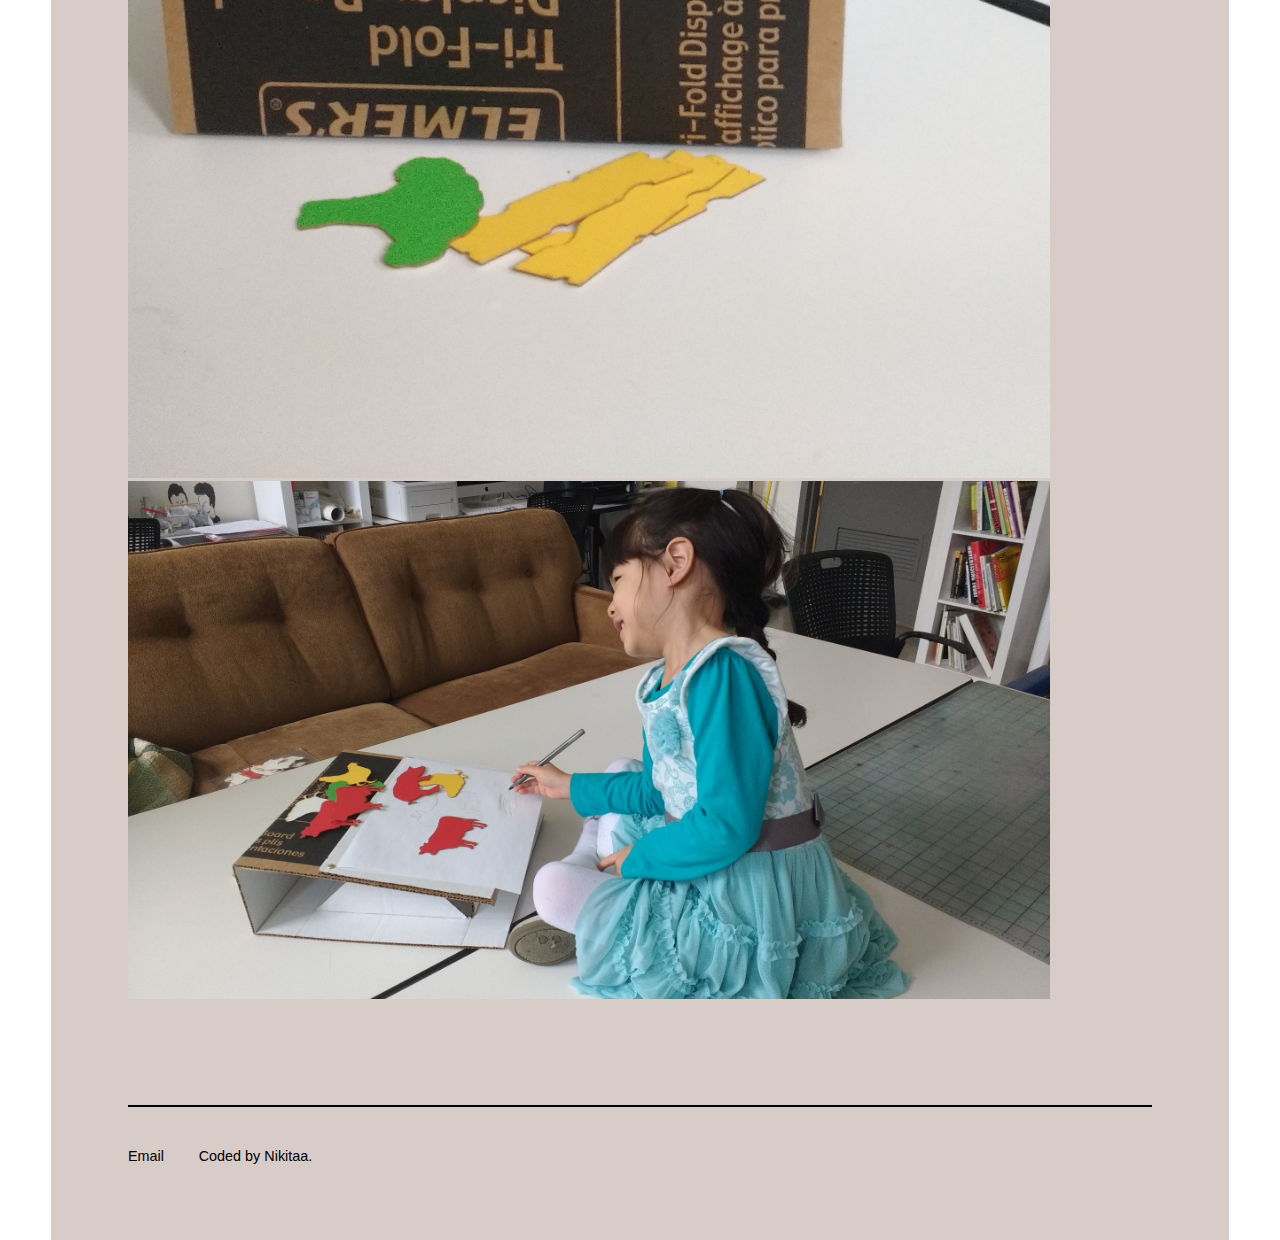
<file: desk-page.html>
<!DOCTYPE html>
<html>
 <head>
   <title>Nikitaa's Portfolio - Foldable Desk</title>
    <meta charset='utf-8'>
    <link href="stylesheets/internal.css" rel="external stylesheet">
    <meta name="viewport" content="width=device-width, initial-scale=1">
 </head>
 <body>
  <div class="page">
   <header>
     <img src="images/my-logo-box-black.png" class="logo" width="28%" alt="nikitaa's logo" />
   </header>
   <hr />
     <nav>
       <ul>
         <li><a href="index.html">Home  </a></li>
         <li><a href="index.html#prodanchor">Product Design  </a></li>
         <li><a href="index.html#hcdanchor">Human Centered Design  </a></li>
         <li><a href="index.html#graphicanchor">Graphic Design  </a></li>
         <li><a href="index.html#exhibitanchor">Exhibition Design  </a></li>
         <li><a href="portfolio-about.html">About  </a></li>

       </ul>
     </nav>
     <article class="description">
    <h1>Foldable Desk</h1>
     <img src="images/d-desk.jpg" alt="desk" />
     <p>An easy to assemble, single-piece foldable cardboard desk designed for the underserved
     school children in developing nations like India. It is low-cost and can be easily remade
   any number of times in case of wear and tear.</p>
   </article>
   <article class="problem">
     <h2>Problem</h2>
     <figure>
     <img src="images/kids1.jpg" alt="kidsonfloor" />
     <figcaption> Image Credits: AP Photo/Altaf Qadri</figcaption>
    </figure>
    <p>According to a recent survey by Child Relief and You (CRY), an Indian
     NGO, 75% of primary and upper primary schools lack basic furniture like
   benches. Children sit on the floor with their backs hunched for long hours. There
 is no proper surface to place notebooks and write on. Therefore, it leads to
   problems like bad handwriting, bad posture and poor eyesight among children.
</p>
<small>Image Credits: AP Photo/ Altaf Qadri
 </small>
   </article>
   <article class="process">
     <h3>Exploration Sketches</h3>
     <p>Experimenting and iterating with different geometric forms.</p>
     <img src="images/export-desk-stack.png" alt="explorations" />
   </article>
   <article class="product">
     <h2> The Product </h2>
     <img src="images/temp-desk.jpg" alt="template" />
     <p> Single-piece template and simple geometry composed mainly of straight lines
       that facilitates easy cuts and folds. <p>
     <h3> Step by step folding process </h3>
     <div class="row01">
       <img src="images/step1.jpg" alt="step1" />
       <img src="images/step2.jpg" alt="step2" />
       <img src="images/step3.jpg" alt="step3" />
     </div>
     <div class="row02">
       <img src="images/step4.jpg" alt="step4" />
       <img src="images/step5.jpg" alt="step5" />
       <img src="images/step6.jpg" alt="step6" />
     </div>
     <img src="images/shot1.jpg" />
     <img src="images/shot2.jpg" />
     <img src="images/shot3.jpg" />
     <img src="images/ut2.jpg" alt="ut" />
     <img src="images/ut1.jpg" alt="ut" />
     <p>The sizing and the geometry offer stiffness and stability, enabling
        the cardboard desk to support the weight of a laptop of 4-5 kgs.</p>
   </article>
   <article class="usertest">
     <h2>User Testing</h2>
     <p> I ran a test of the product with 4 year old Mikayla who seemed to love
       her new desk. </p>
     <img src="images/mik1.jpg" alt="usertest" />
     <img src="images/mik2.jpg" alt="usertest" />
   </article>
   <footer>
     <a href="mailto:@nsivaakumar@ucdavis.edu">Email</a>
     <a>Coded by Nikitaa.</a>
   </footer>
 </div>
</body>
</html>
</file>
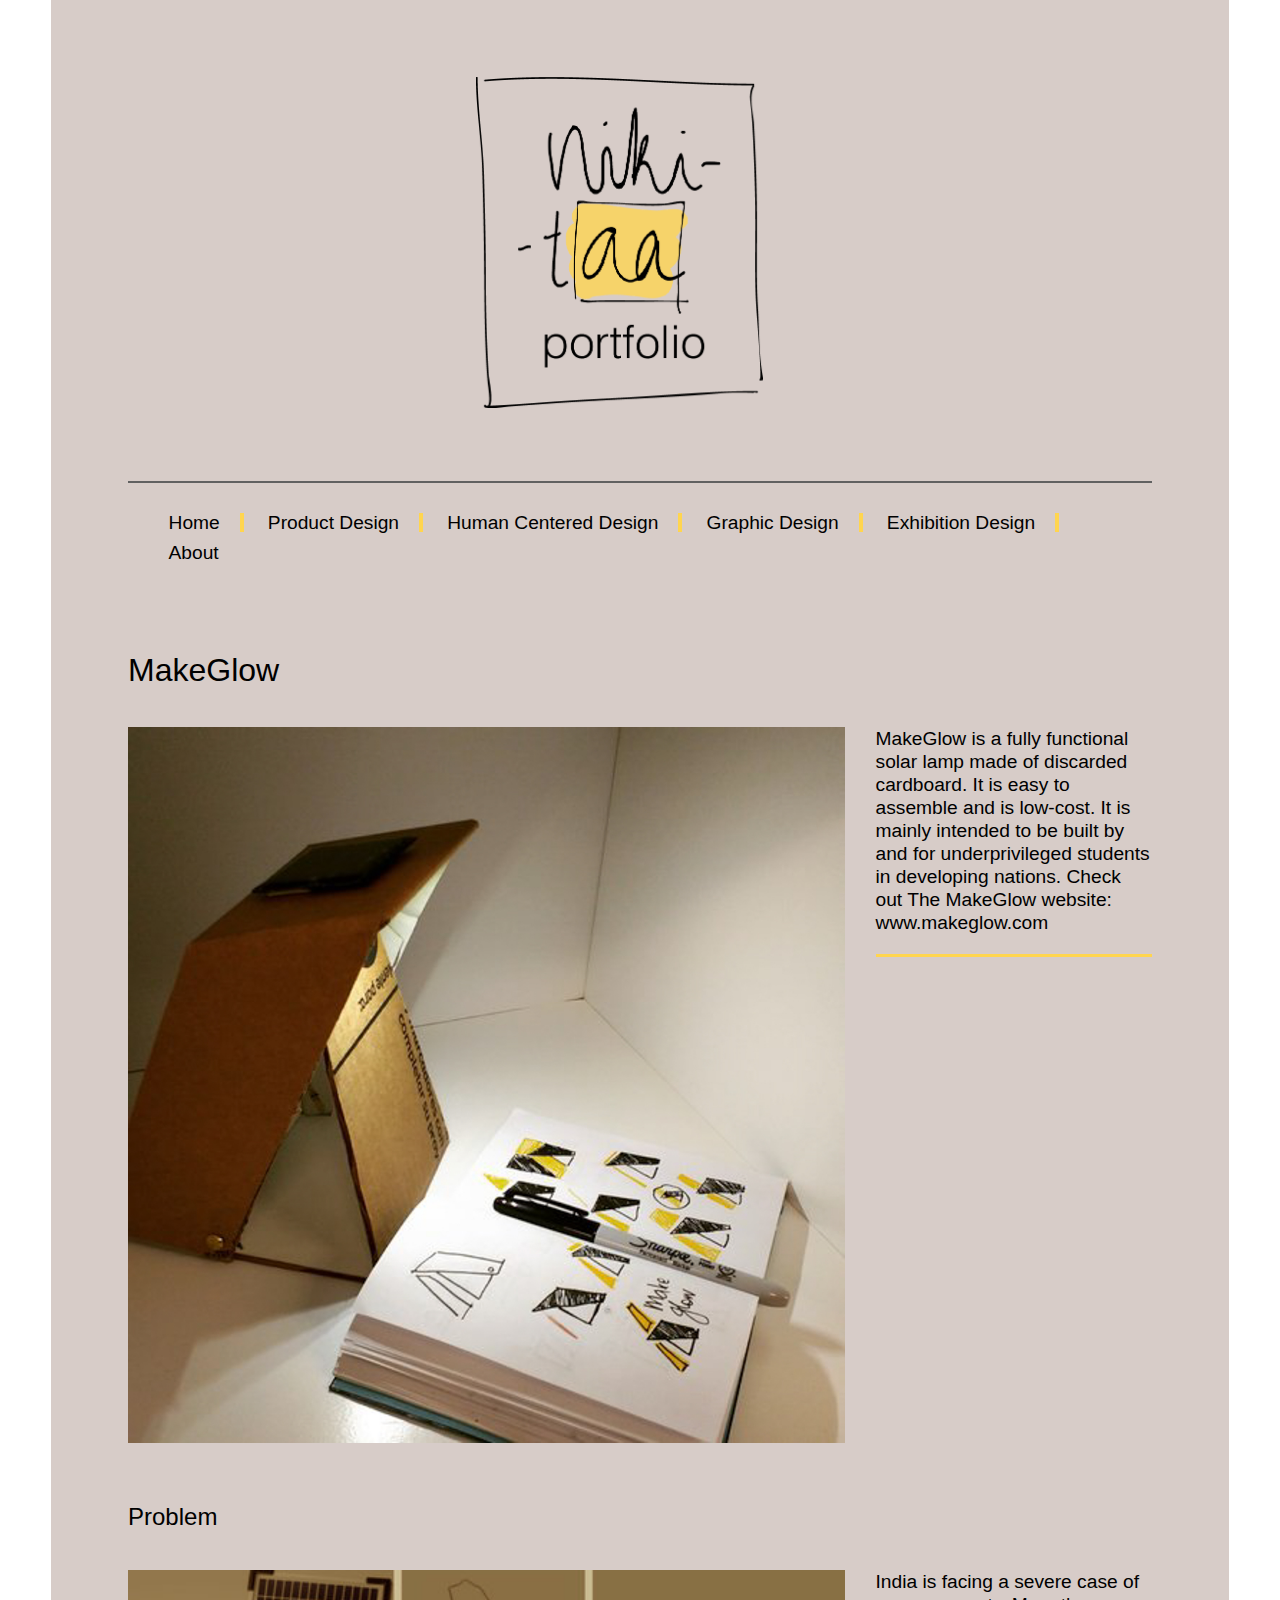
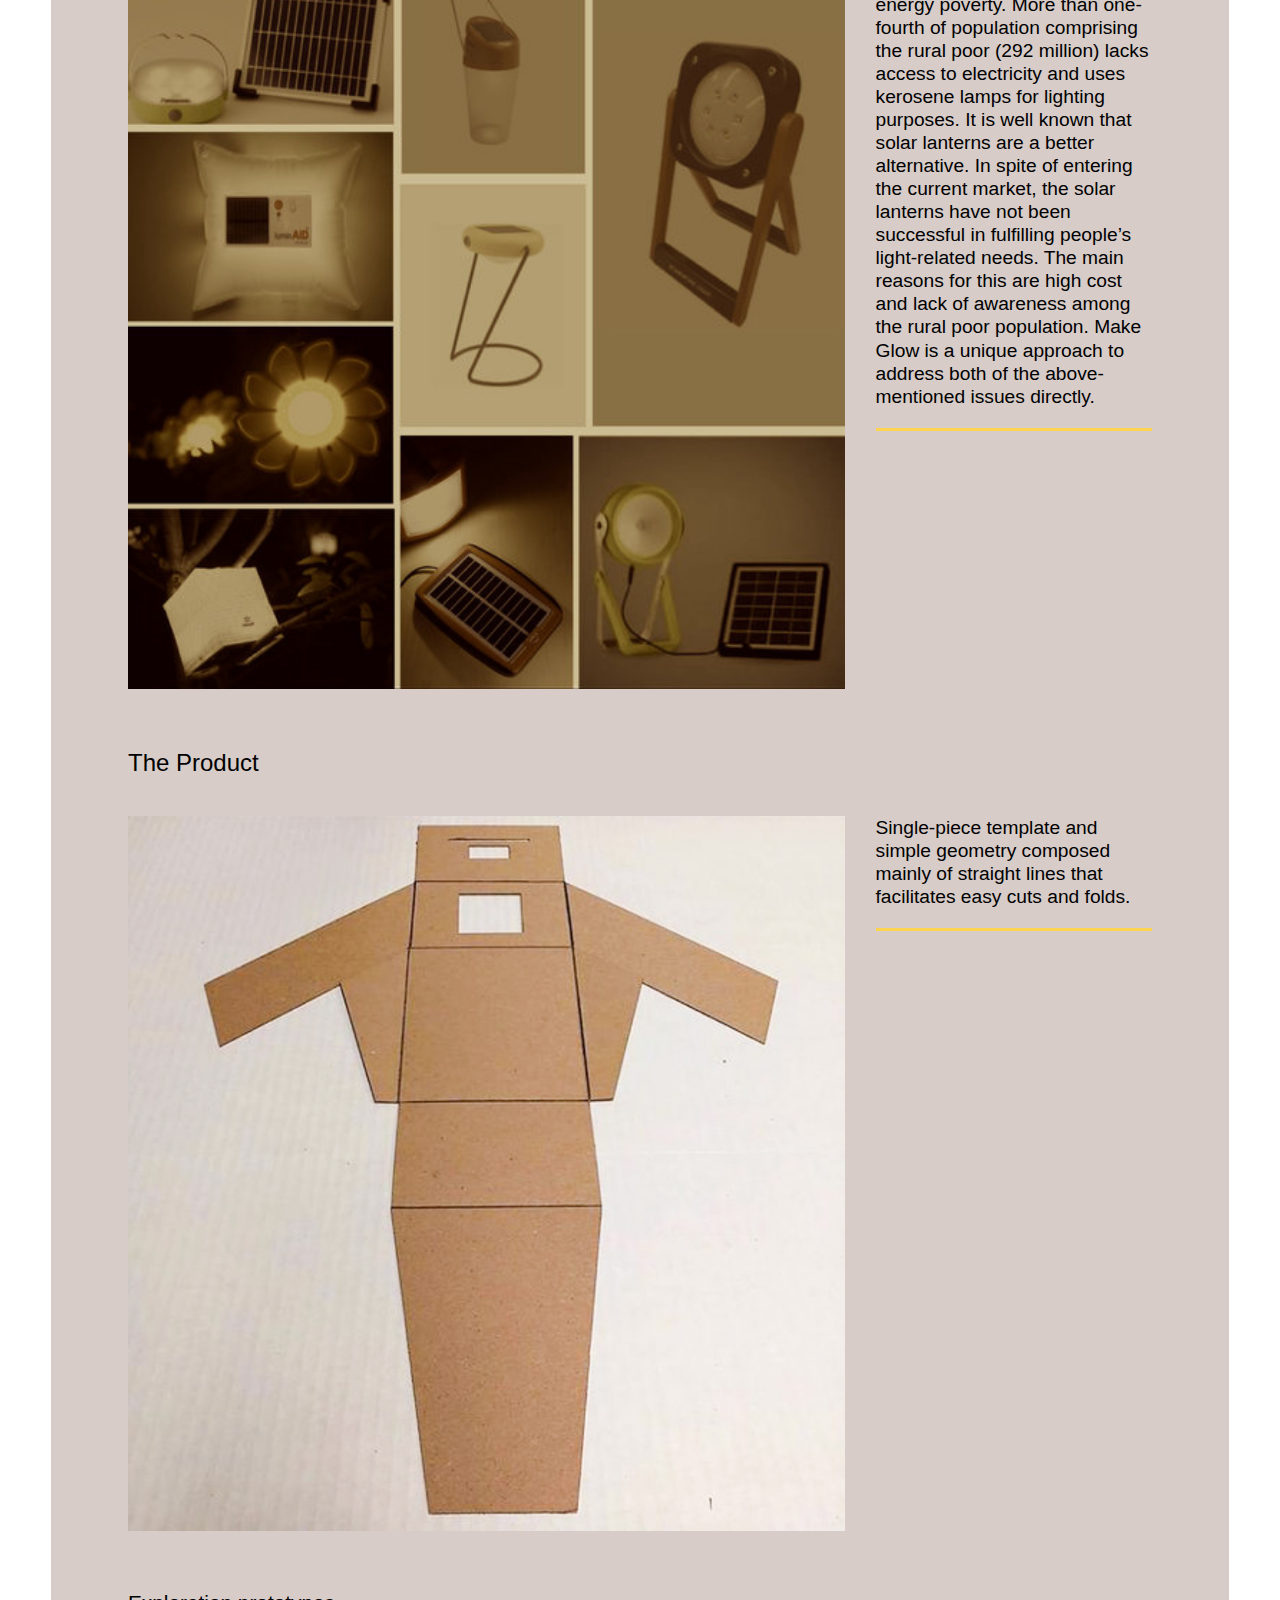
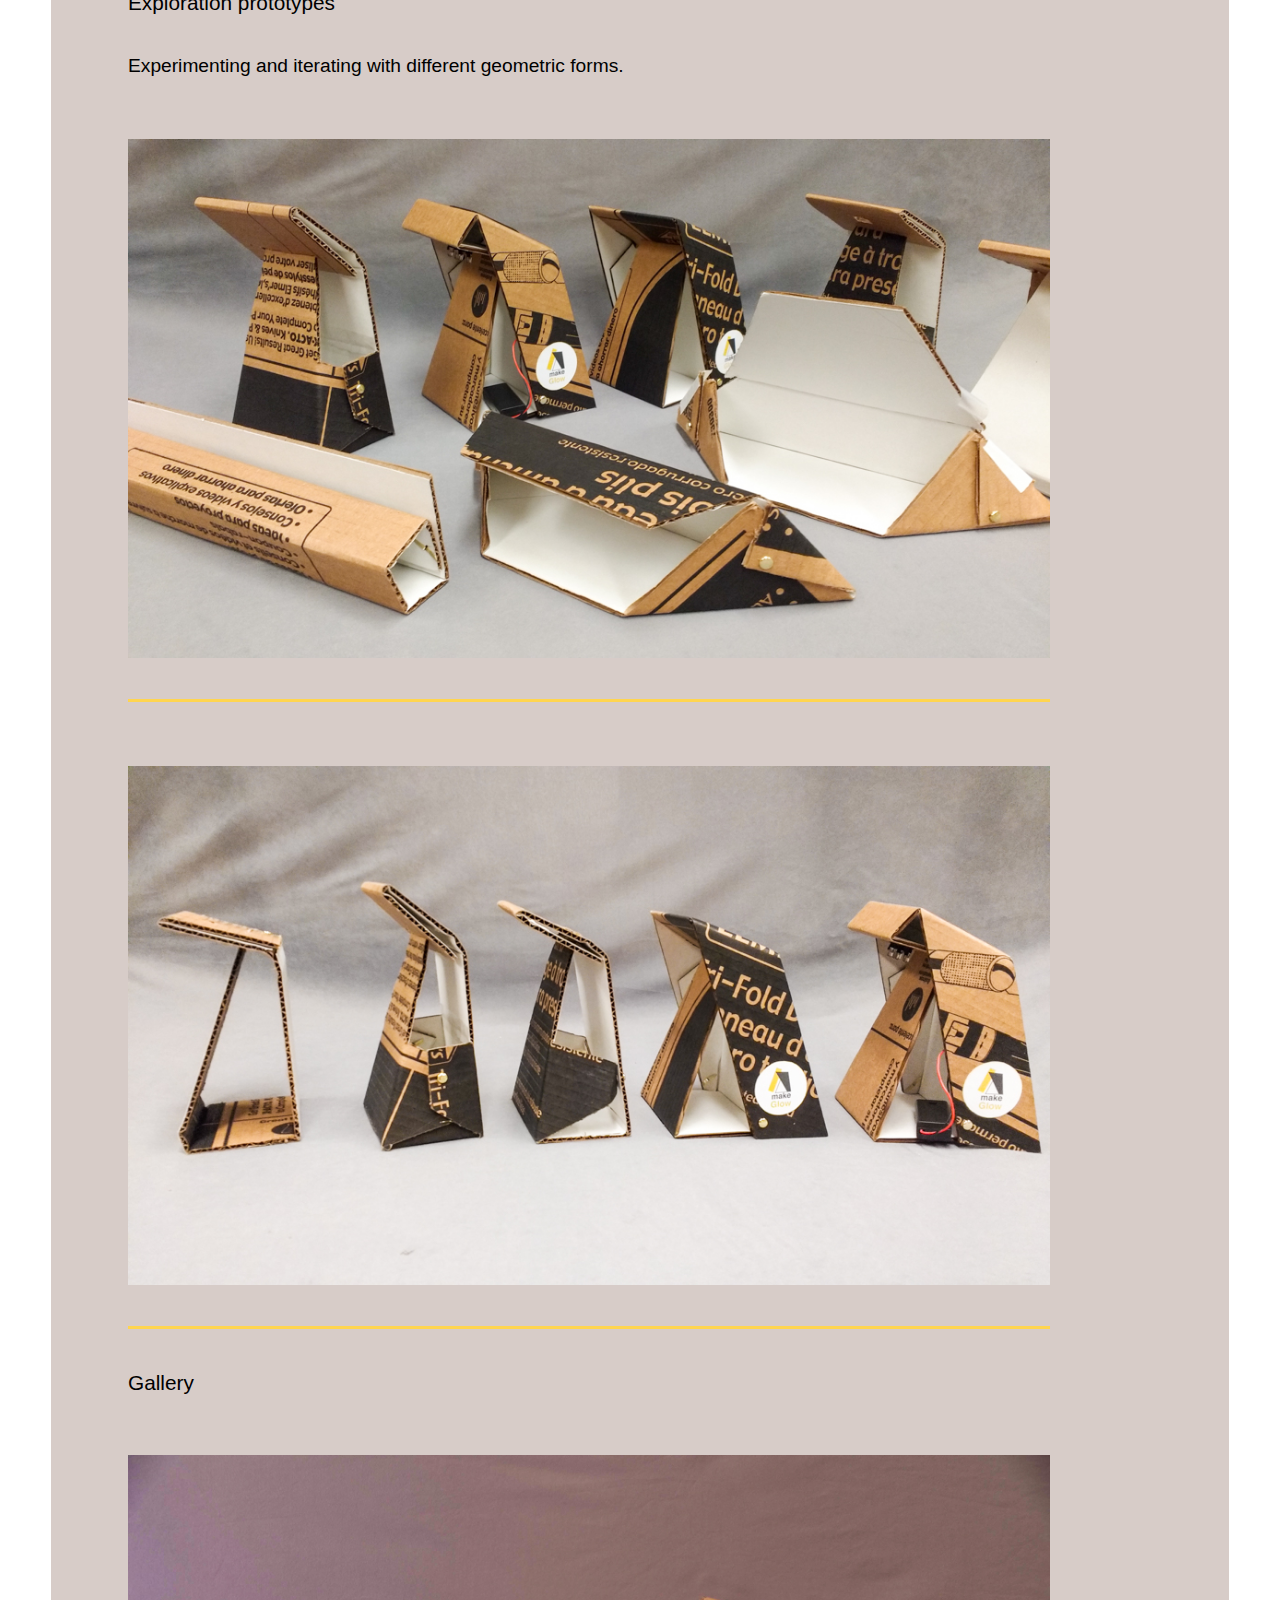
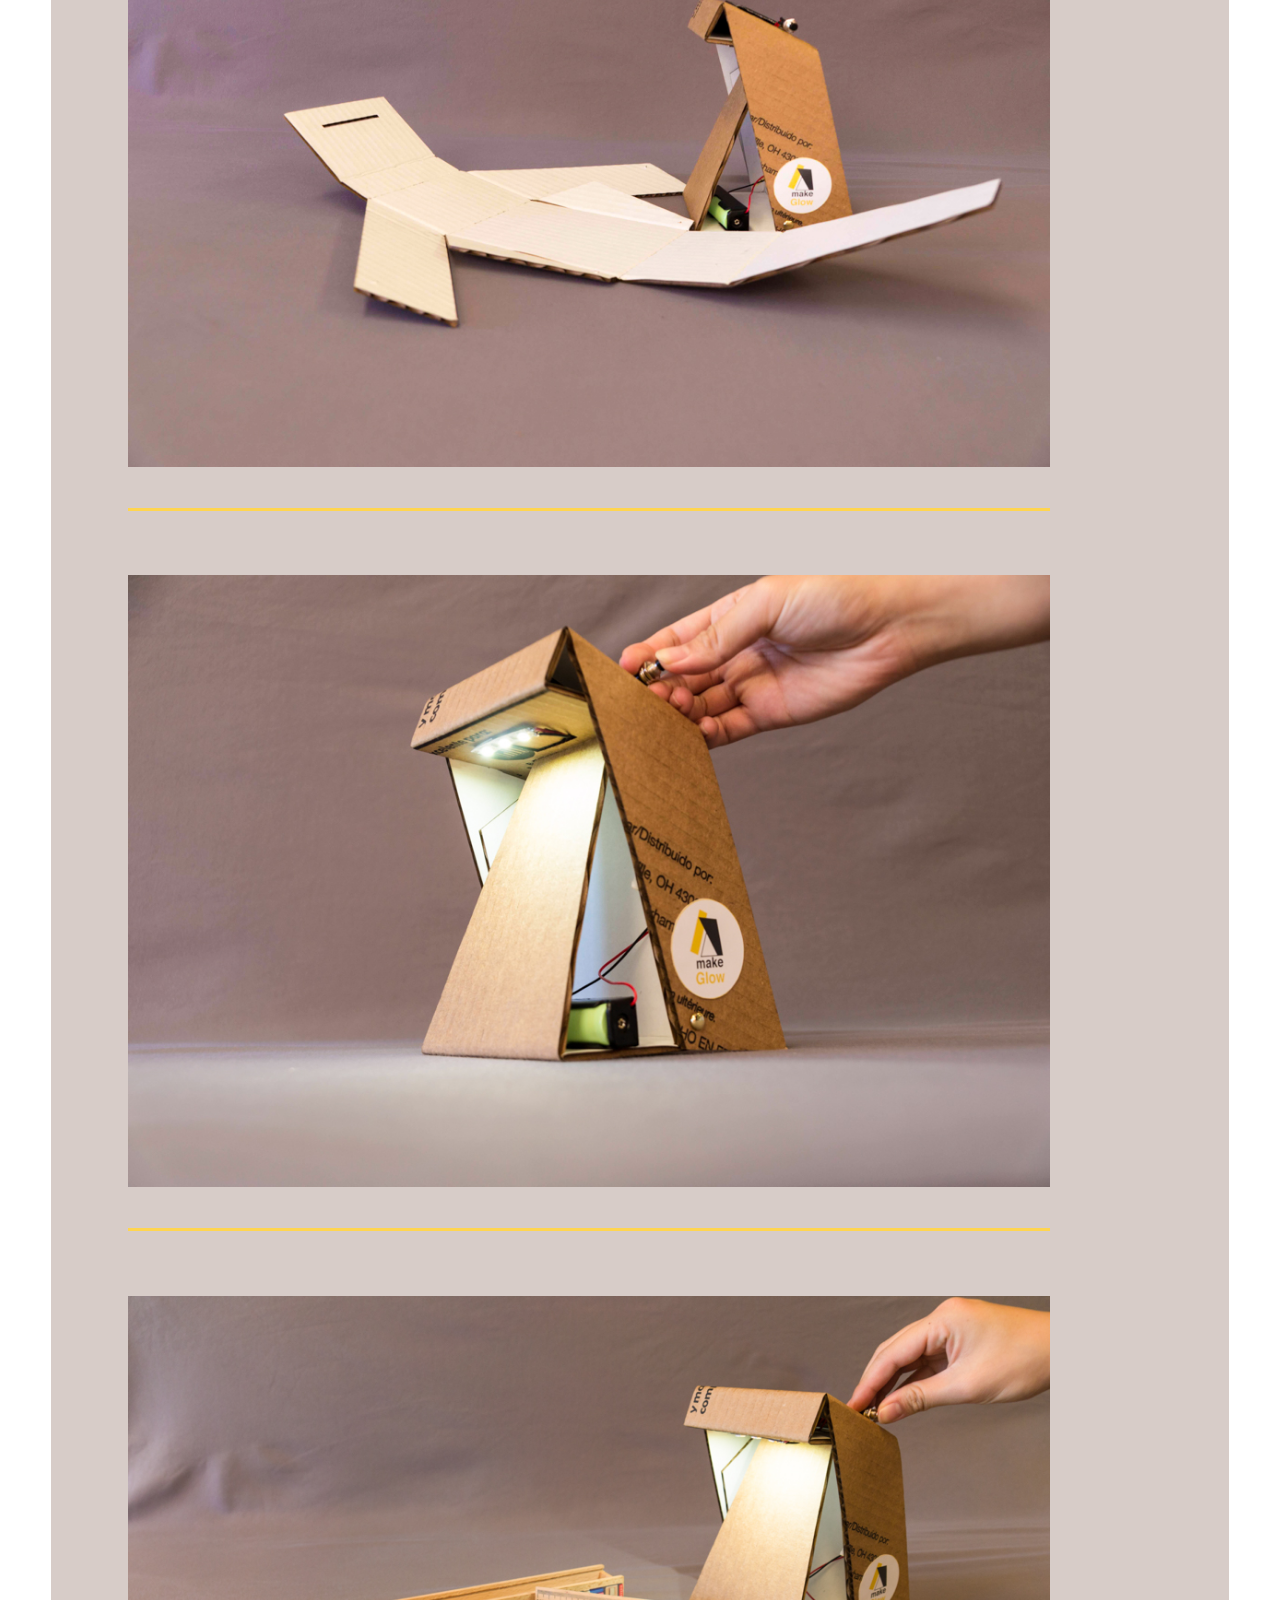
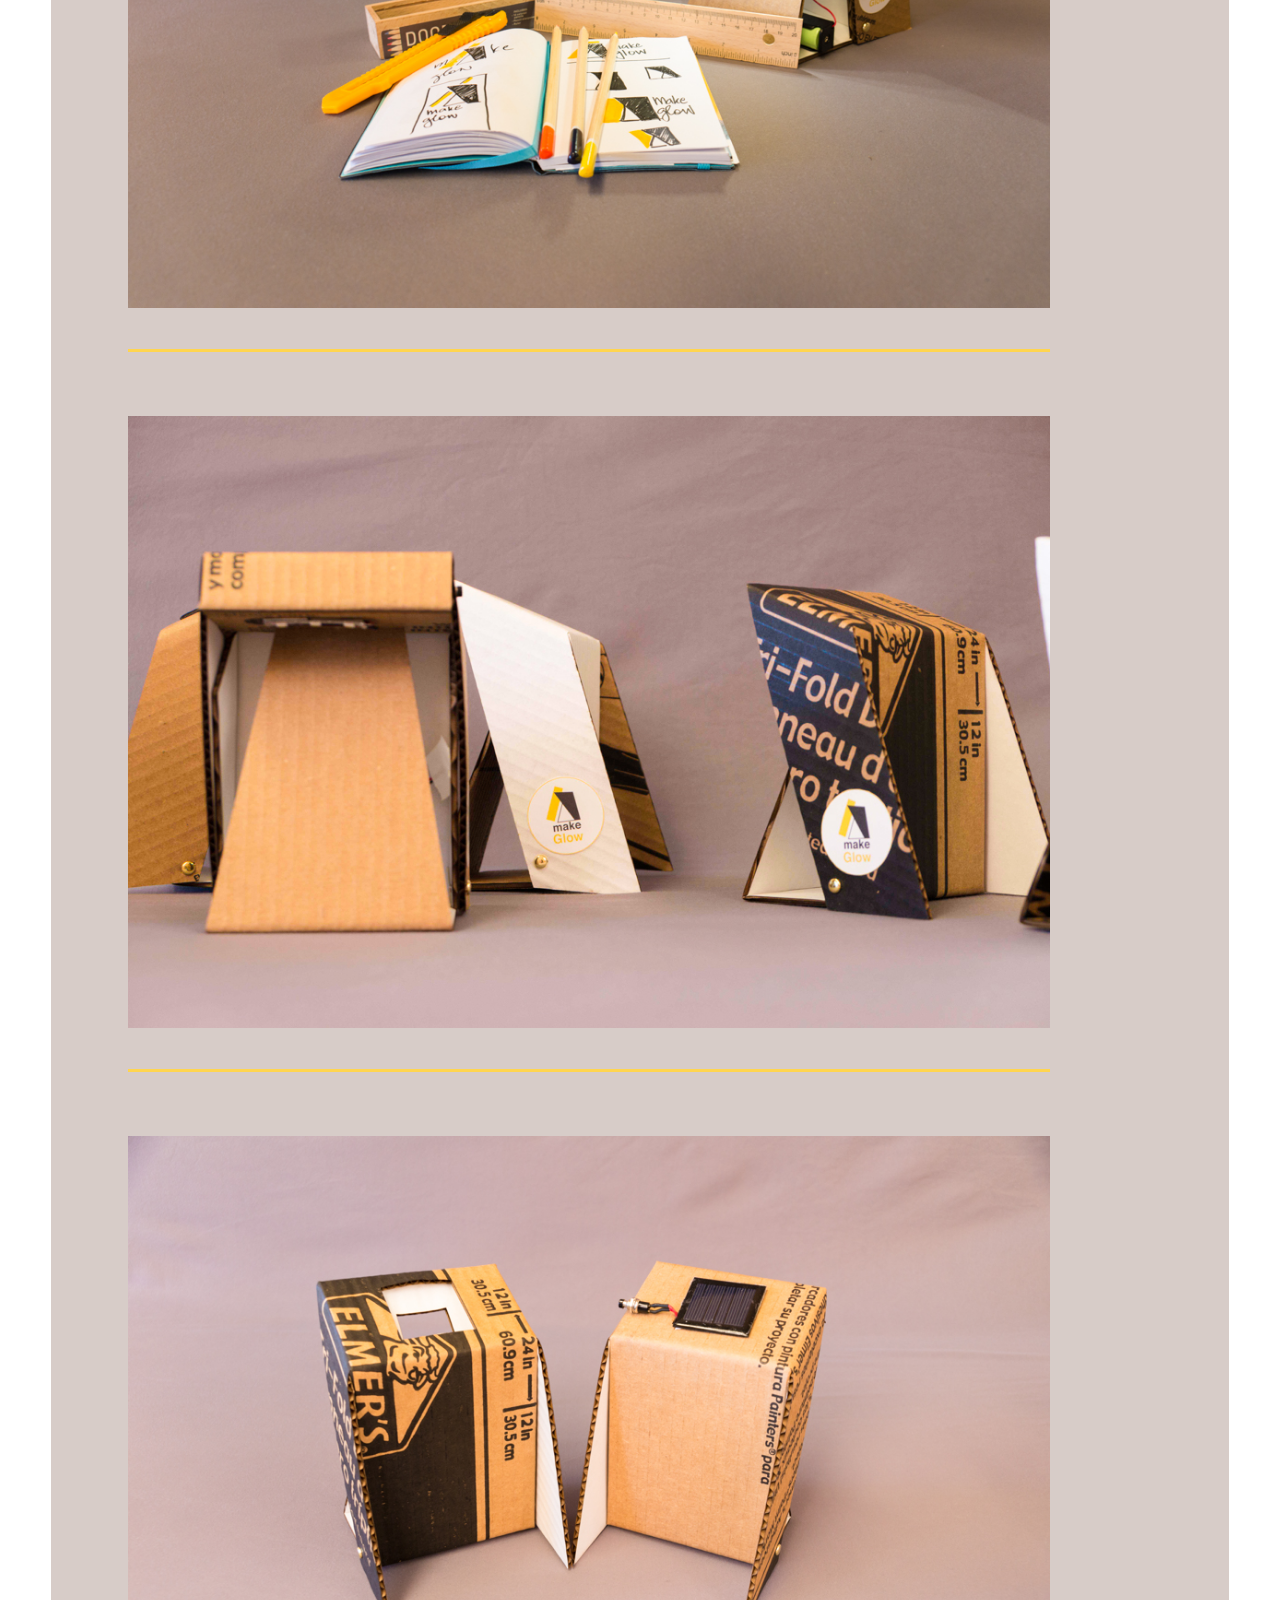
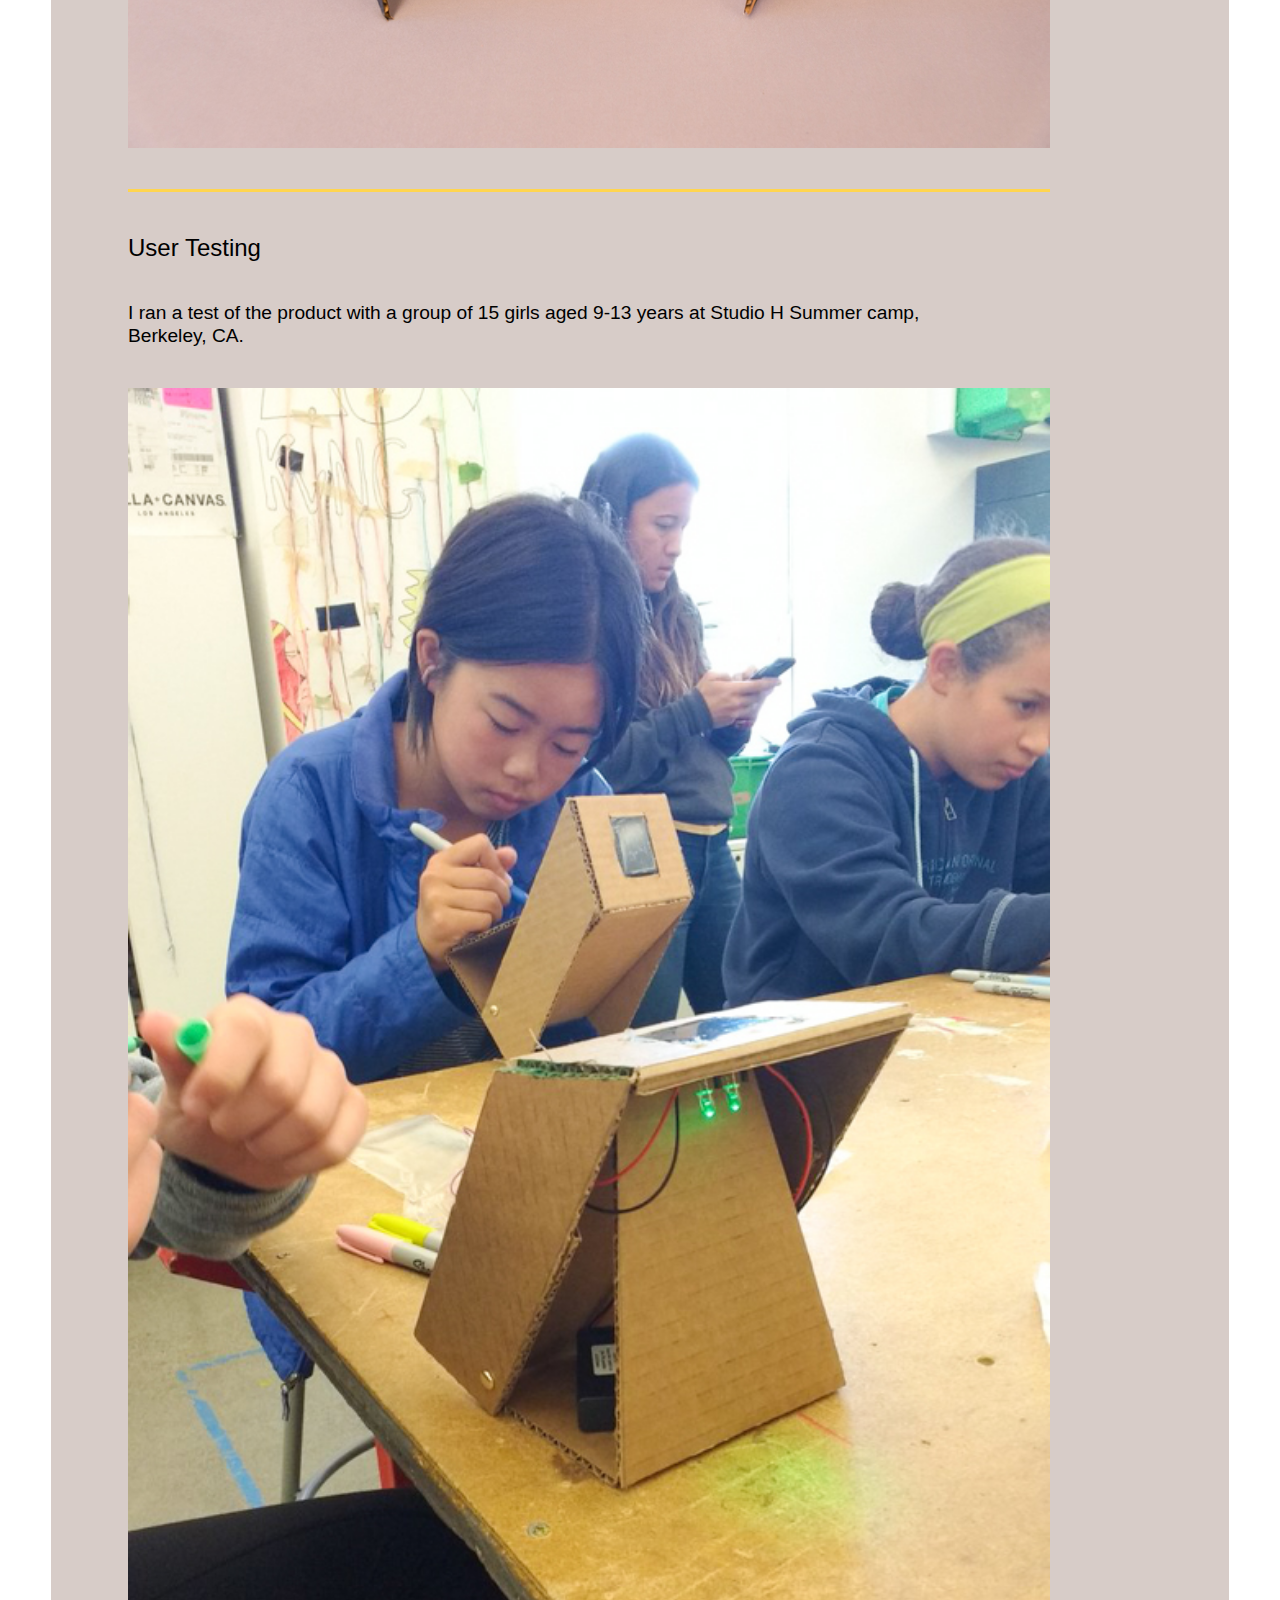
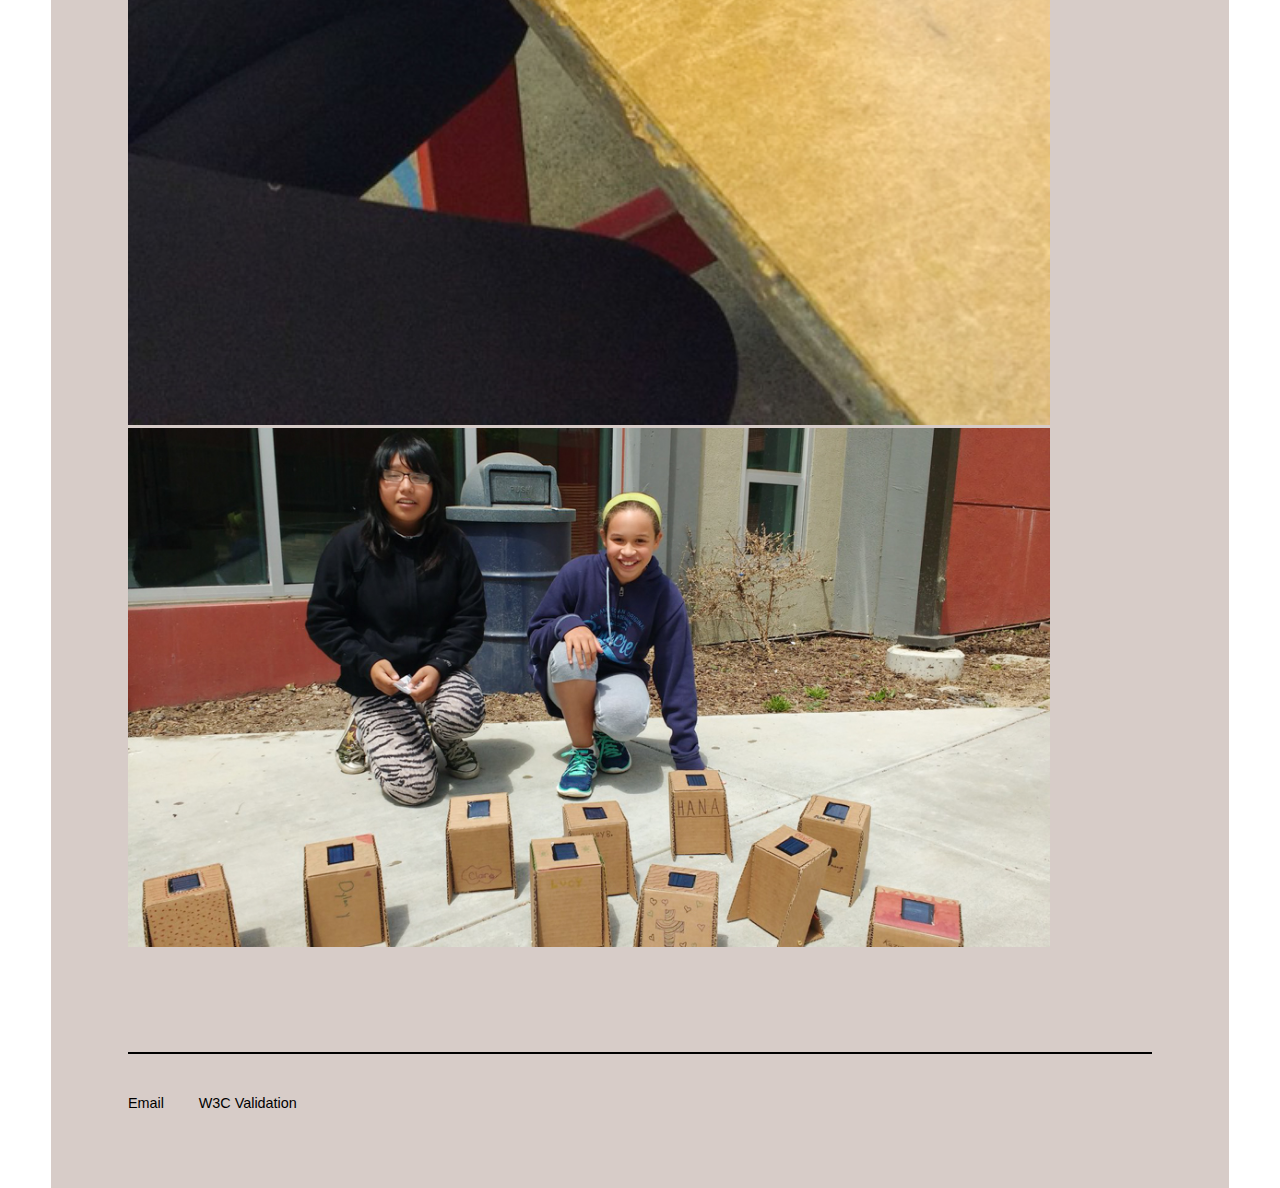
<file: makeglow-page.html>
<!DOCTYPE html>
<html>
 <head>
   <title>Nikitaa's Portfolio - MakeGlow</title>
    <meta charset='utf-8'>
    <link href="stylesheets/internal.css" rel="external stylesheet">
    <meta name="viewport" content="width=device-width, initial-scale=1">
 </head>
 <body>
  <div class="page">
   <header>
     <img src="images/my-logo-box-black.png" class="logo" width="28%" alt="nikitaa's logo" />
   </header>
   <hr />
     <nav>
       <ul>
         <li><a href="index.html">Home  </a></li>
         <li><a href="index.html#prodanchor">Product Design  </a></li>
         <li><a href="index.html#hcdanchor">Human Centered Design  </a></li>
         <li><a href="index.html#graphicanchor">Graphic Design  </a></li>
         <li><a href="index.html#exhibitanchor">Exhibition Design  </a></li>
         <li><a href="portfolio-about.html">About  </a></li>

       </ul>
     </nav>
     <article class="description">
    <h1>MakeGlow</h1>
     <img src="images/makeglow-main.jpg" alt="makeglow" />
     <p>MakeGlow is a fully functional solar lamp made of discarded cardboard. It
     is easy to assemble and is low-cost. It is mainly intended to be built by
     and for underprivileged students in developing nations. Check out The MakeGlow
   website: <a href="www.makeglow.com">www.makeglow.com</a></p>
   </article>

   <article class="description">

     <h2>Problem</h2>
     <img src="images/makeglow-prob.jpg" alt="makeglow" />


     <p>India is facing a severe case of energy poverty. More than one-fourth of
       population comprising the rural poor (292 million) lacks access to
       electricity and uses kerosene lamps for lighting purposes. It is well
       known that solar lanterns are a better alternative. In spite of entering
       the current market, the solar lanterns have not been successful in
       fulfilling people’s light-related needs. The  main reasons for this
       are high cost and lack of awareness among the rural poor population.
       Make Glow is a unique approach to address both of the above-mentioned issues directly.
 </p>
     <h2> The Product </h2>
     <img src="images/temp-makeglow.jpg" alt="template" />
     <p> Single-piece template and simple geometry composed mainly of straight lines
       that facilitates easy cuts and folds. </p>
       </article>
         <article class="process">
           <h3>Exploration prototypes</h3>
           <p>Experimenting and iterating with different geometric forms.</p>
           <img src="images/exp1-mg.jpg" alt="explorations" />
           <img src="images/exp2-mg.jpg" alt="explorations" />
           <h3> Gallery </h3>
           <img src="images/mg1.jpg" />
           <img src="images/mg2.jpg" />
           <img src="images/mg3.jpg" />
           <img src="images/mg4.jpg" alt="ut" />
           <img src="images/mg5.jpg" alt="ut" />
         </article>



   <article class="usertest">
     <h2>User Testing</h2>
     <p> I ran a test of the product with a group of 15 girls aged 9-13 years
     at Studio H Summer camp, Berkeley, CA. </p>
     <img src="images/mg-ut-1.jpg" alt="usertest" />
     <img src="images/mg-ut2.jpg" alt="usertest" />
   </article>

   <footer>
     <a href="mailto:@nsivaakumar@ucdavis.edu">Email</a>
     <a href="https://validator.w3.org/nu/?doc=https%3A%2F%2Fnikisiv.github.io%2Fportfolio%2Fmakeglow-page.html">W3C Validation</a>
   </footer>
 </div>
</body>
</html>
</file>
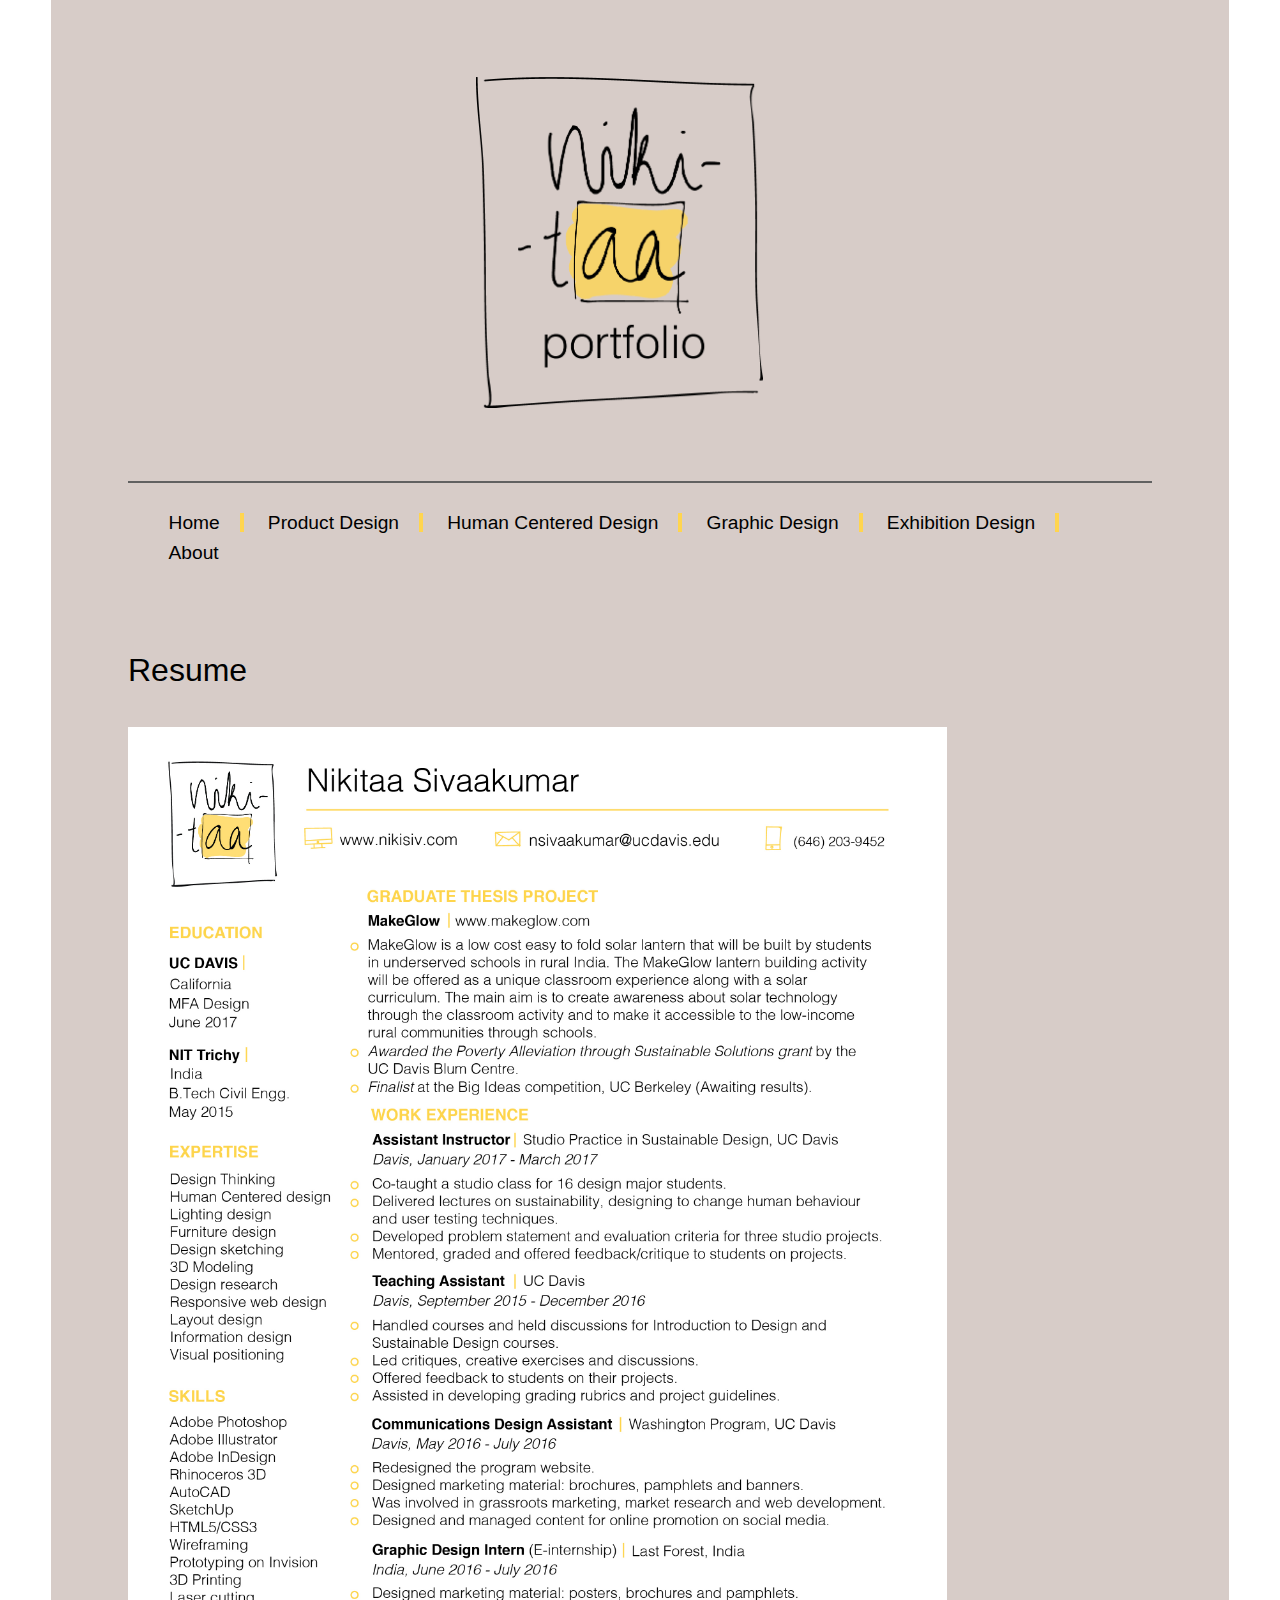
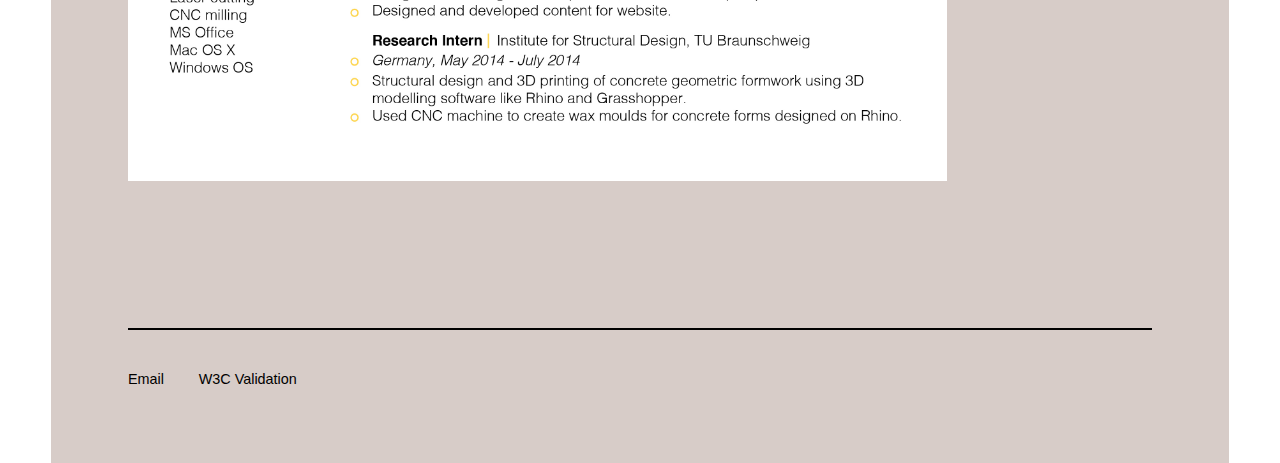
<file: resume.html>
<!DOCTYPE html>
<html>
 <head>
   <title>Nikitaa's Resume</title>
    <meta charset='utf-8'>
    <link href="stylesheets/internal.css" rel="external stylesheet">
    <meta name="viewport" content="width=device-width, initial-scale=1">
 </head>
 <body>
  <div class="page">
   <header>
     <img src="images/my-logo-box-black.png" class="logo" width="28%" alt="nikitaa's logo" />
   </header>
   <hr />
     <nav>
       <ul>
         <li><a href="index.html">Home  </a></li>
         <li><a href="index.html#prodanchor">Product Design  </a></li>
         <li><a href="index.html#hcdanchor">Human Centered Design  </a></li>
         <li><a href="index.html#graphicanchor">Graphic Design  </a></li>
         <li><a href="index.html#exhibitanchor">Exhibition Design  </a></li>
         <li><a href="portfolio-about.html">About  </a></li>

       </ul>
     </nav>
     <article class="description">
    <h1>Resume</h1>
   </article>

   <article class="product">
     <img src="images/nikitaa-resume.jpg" alt="resume" />
      
   </article>
   <footer>
     <a href="mailto:@nsivaakumar@ucdavis.edu">Email</a>
     <a href="https://validator.w3.org/nu/?doc=https%3A%2F%2Fnikisiv.github.io%2Fportfolio%2Fbikeparking-page.html">W3C Validation</a>
   </footer>
 </div>
</body>
</html>
</file>
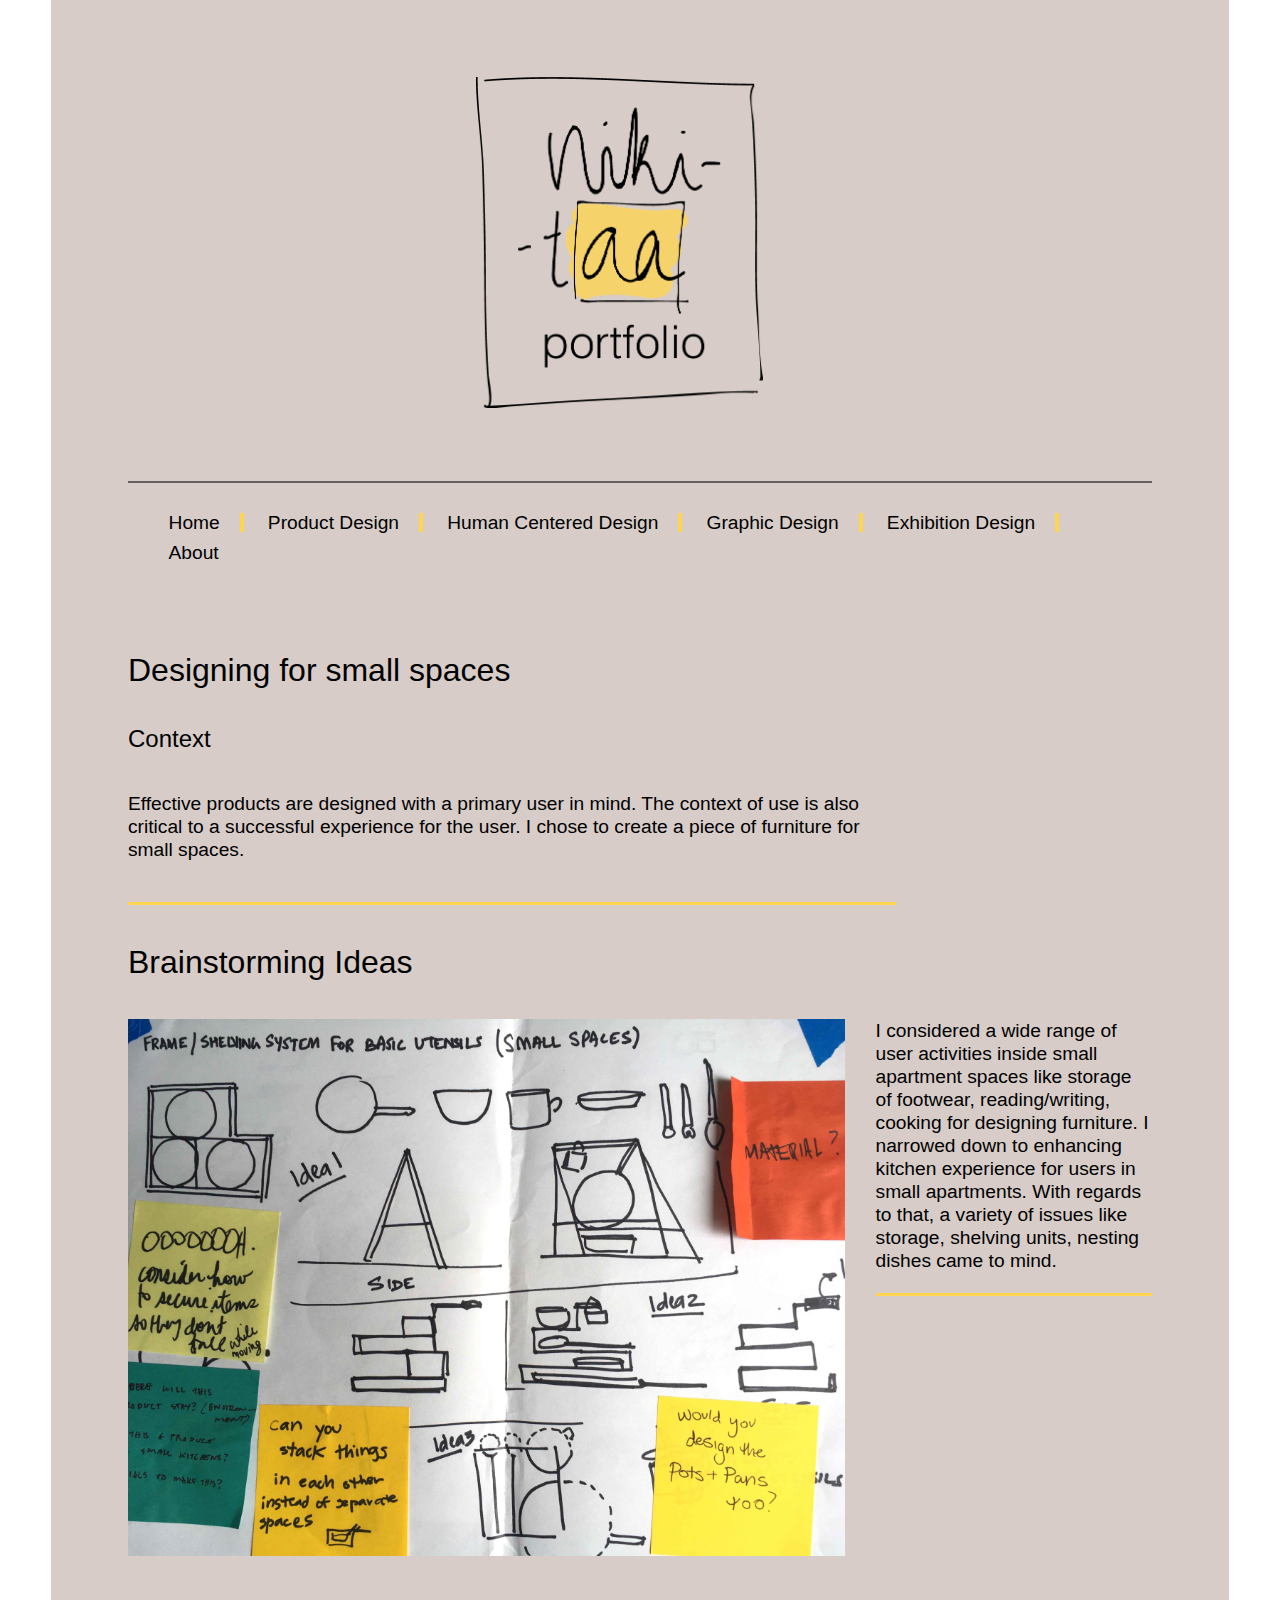
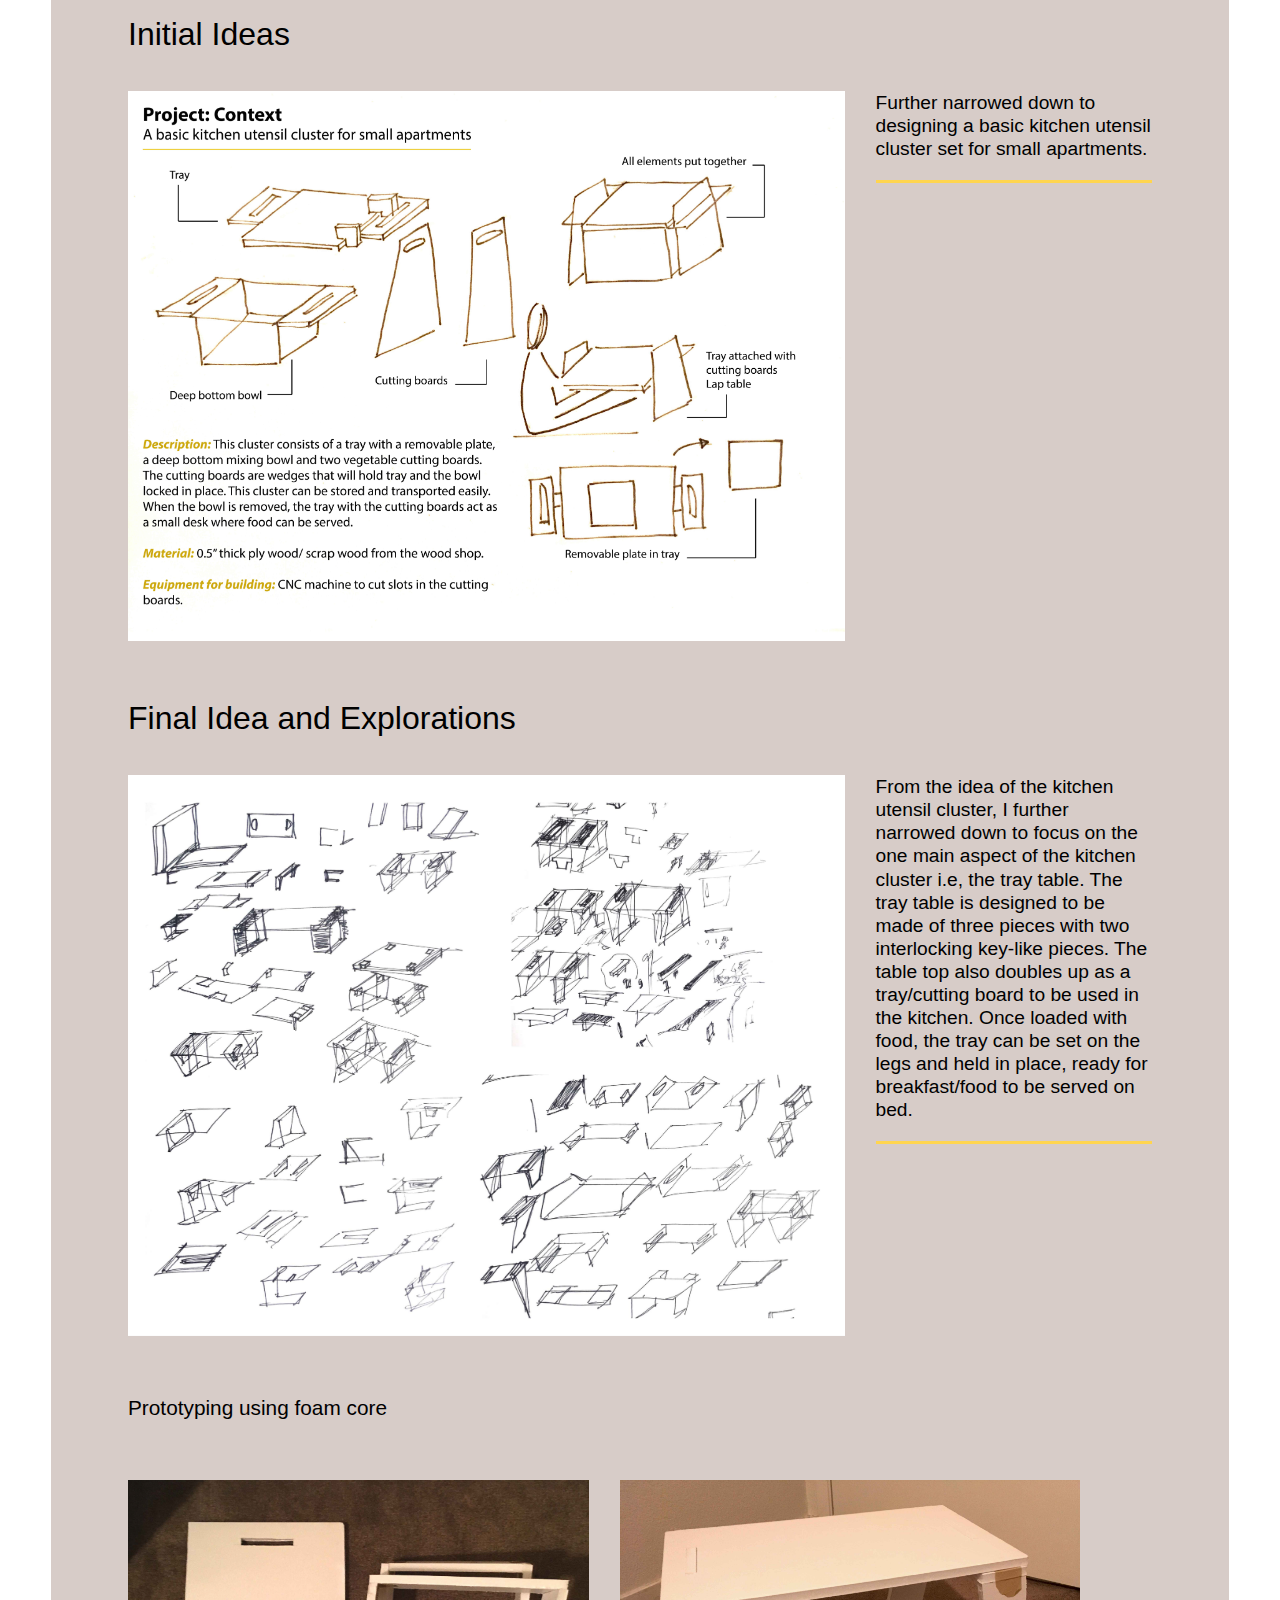
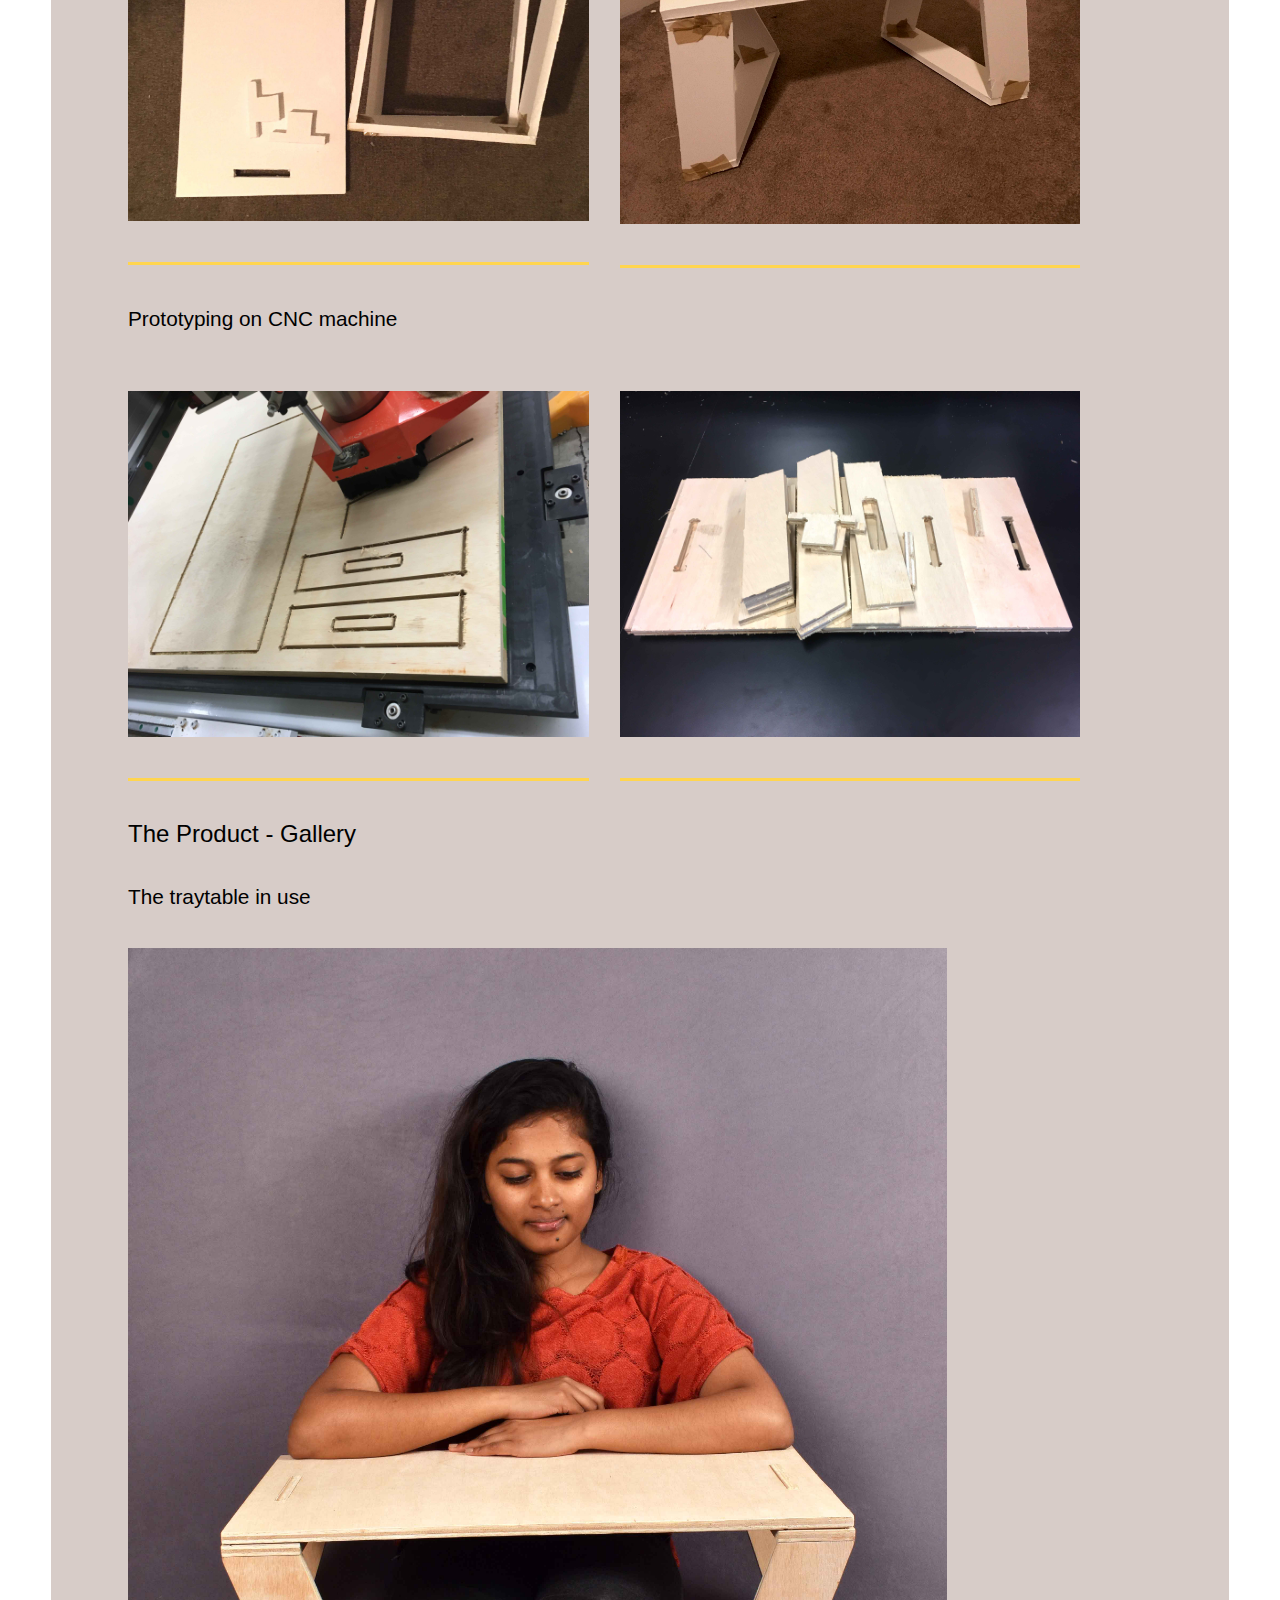
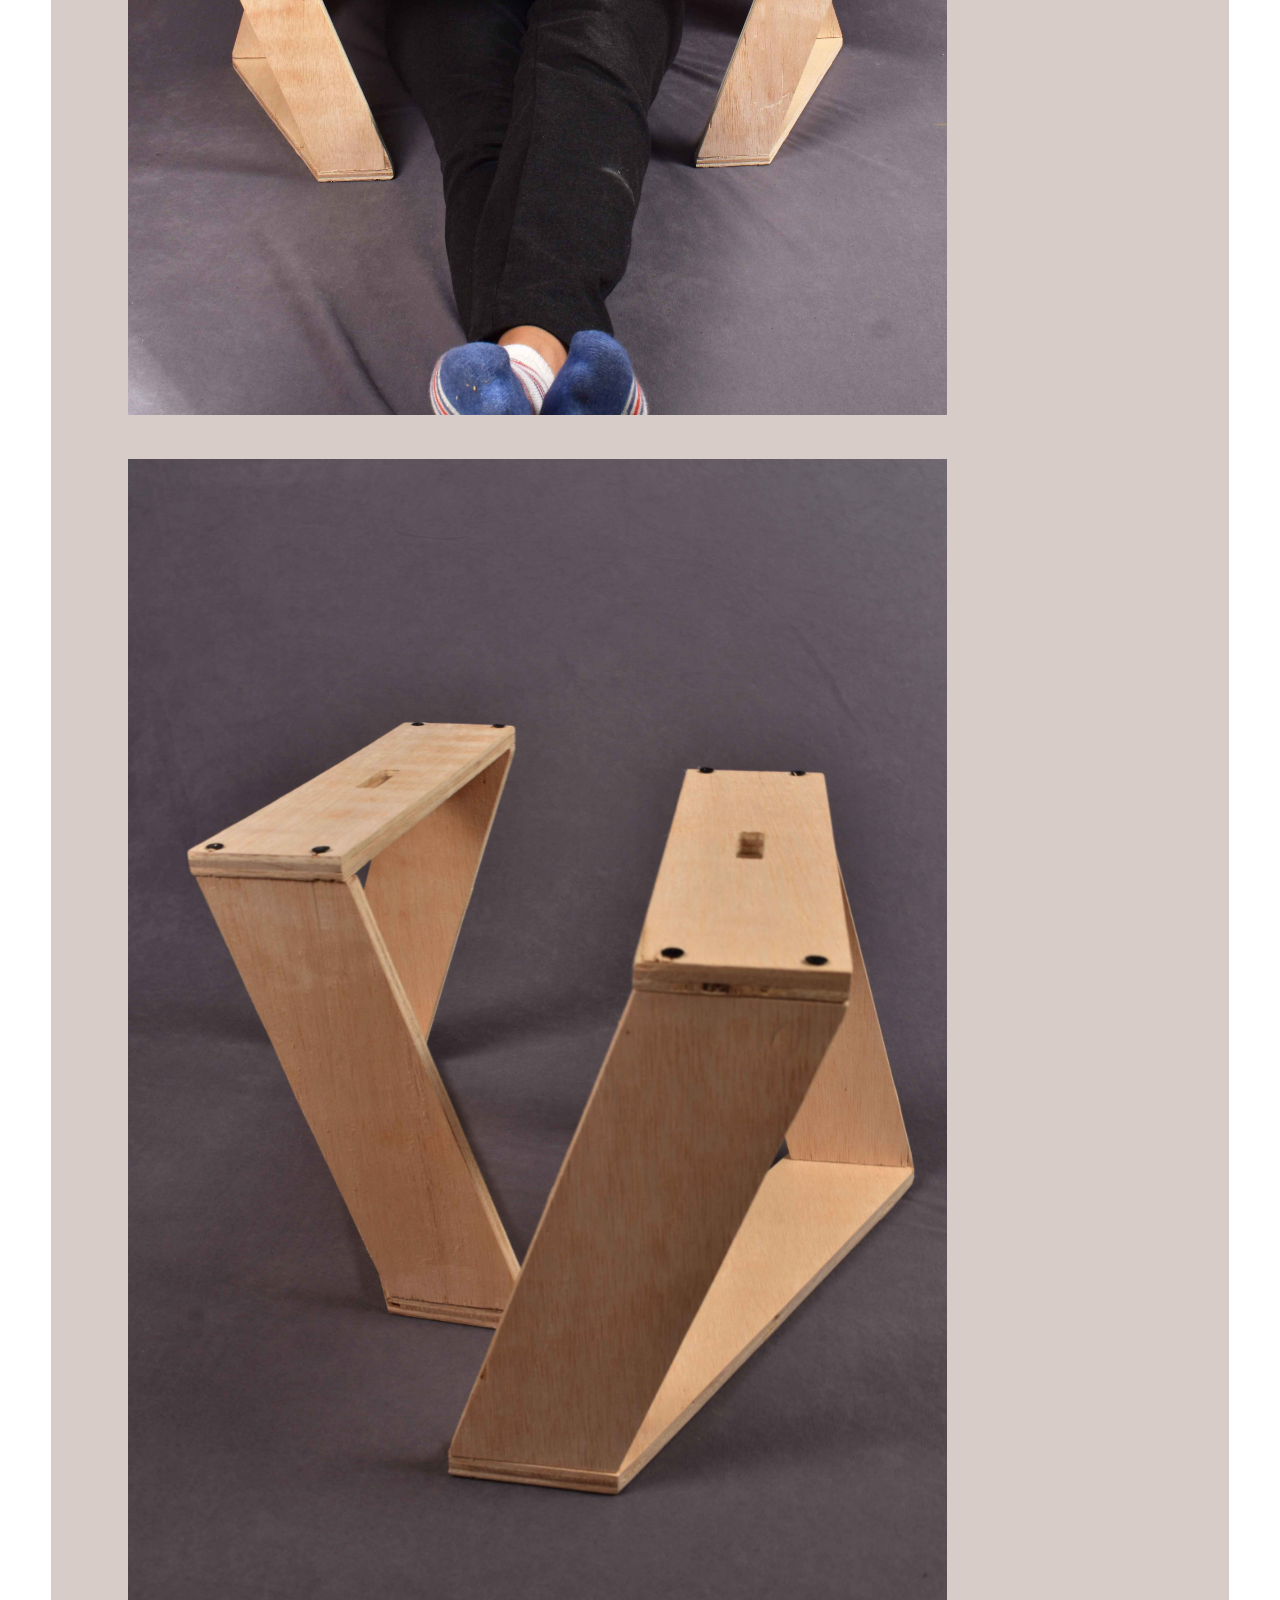
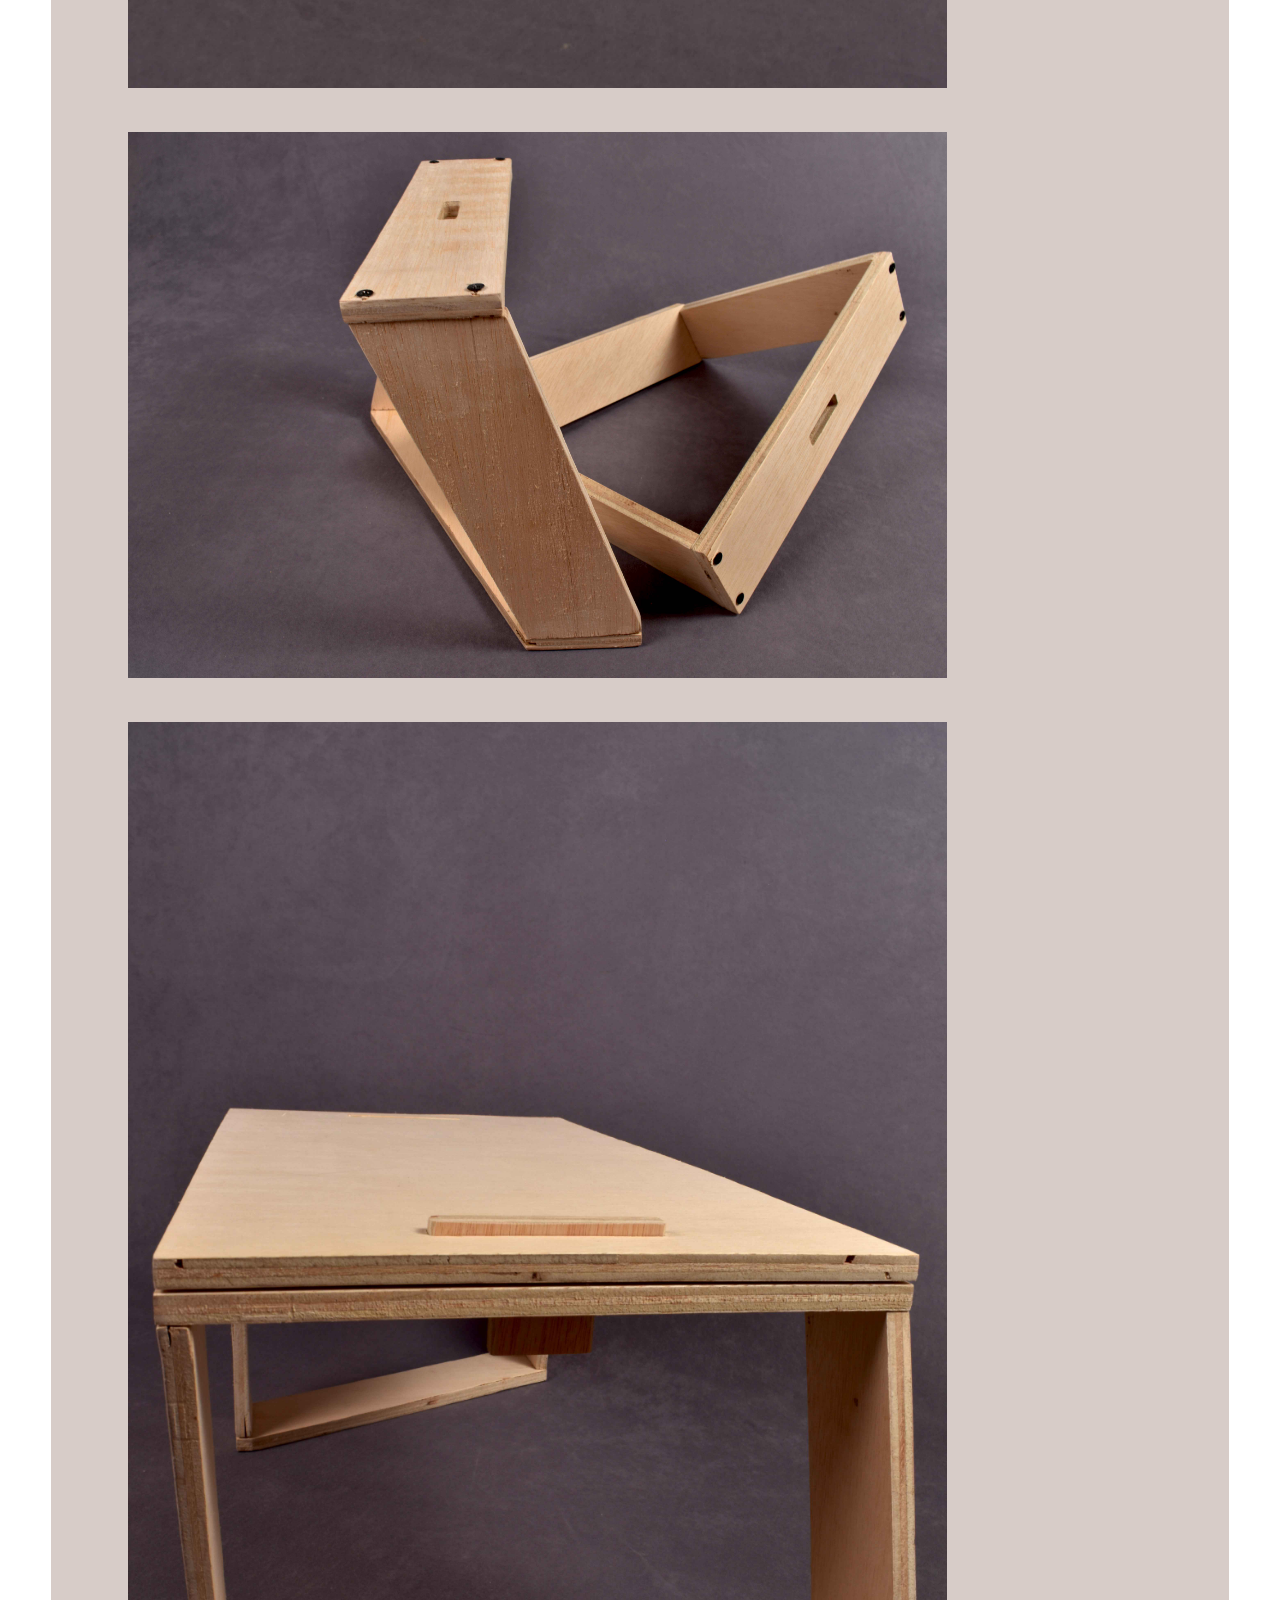
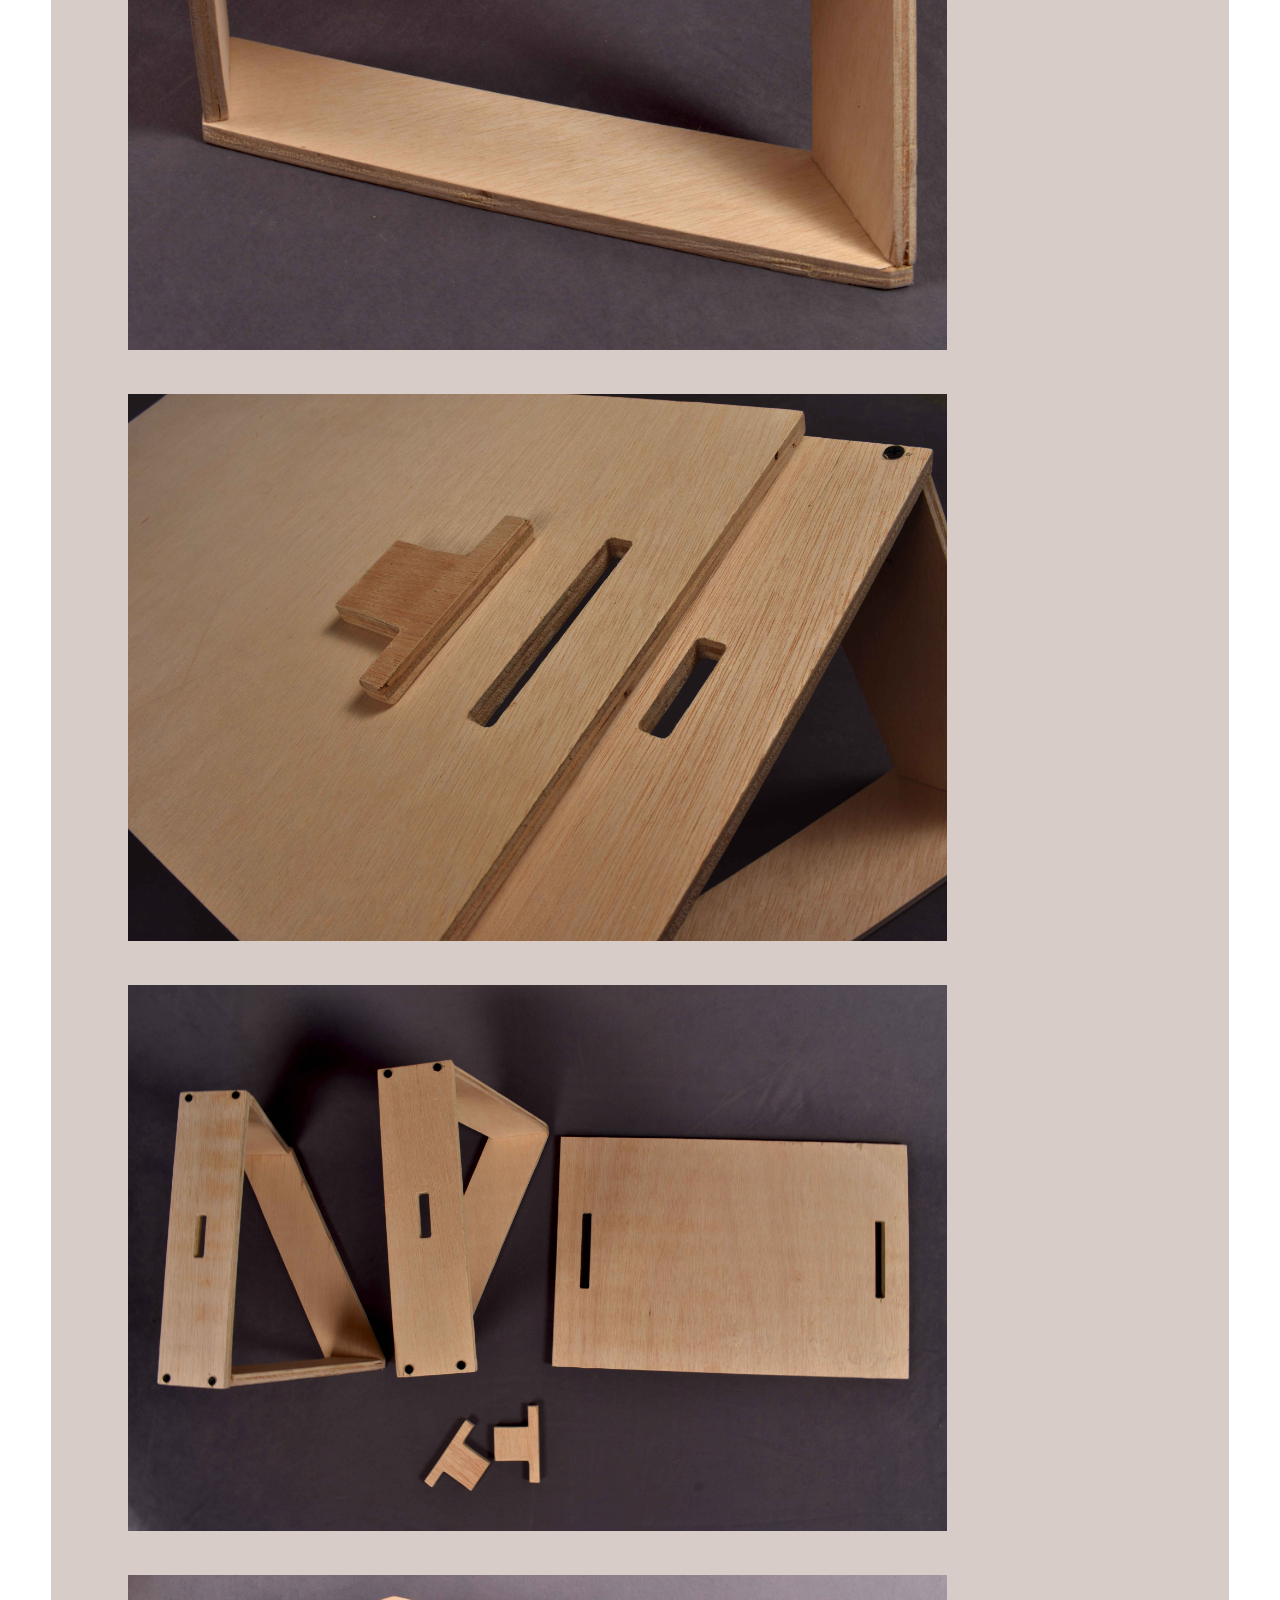
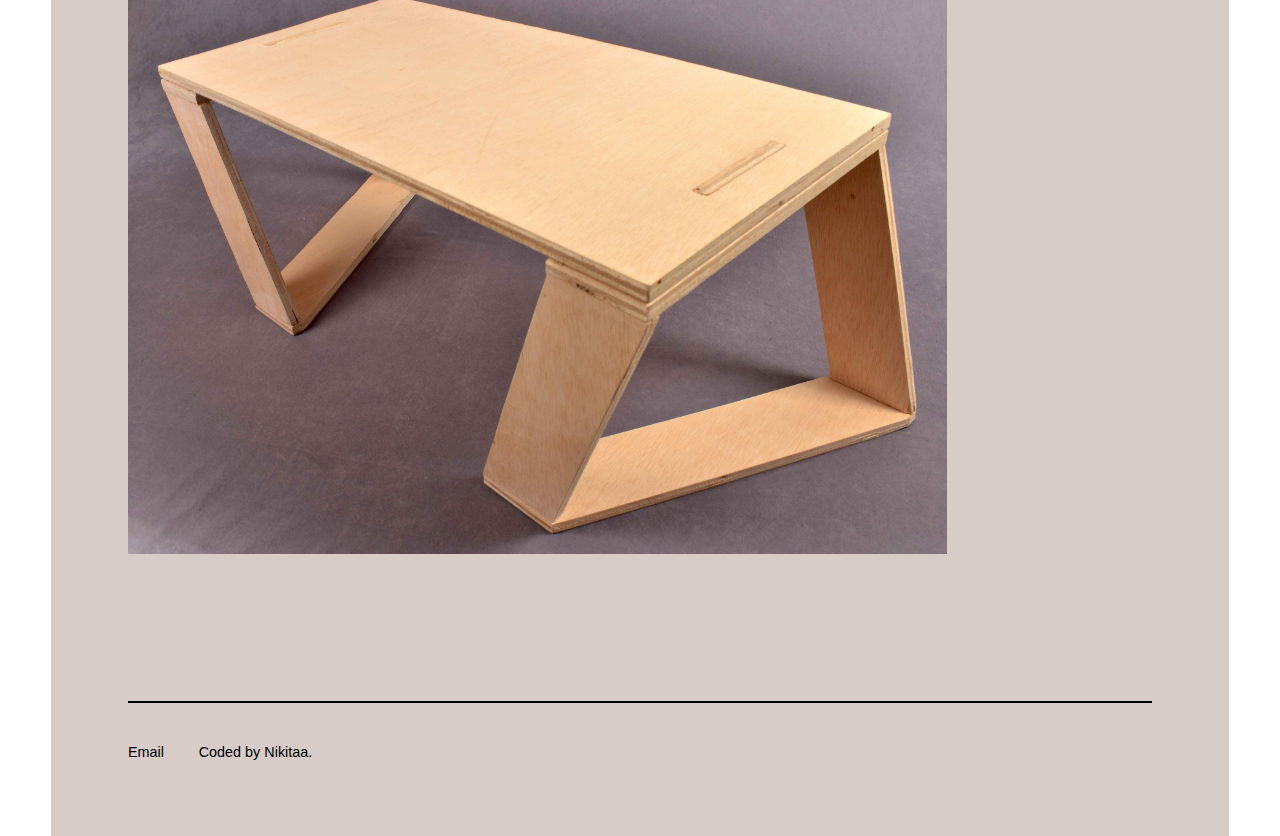
<file: traytable-page.html>
<!DOCTYPE html>
<html>
 <head>
   <title>Nikitaa's Portfolio - Traytable</title>
    <meta charset='utf-8'>
    <link href="stylesheets/internal.css" rel="external stylesheet">
    <meta name="viewport" content="width=device-width, initial-scale=1">
 </head>
 <body>
  <div class="page">
   <header>
     <img src="images/my-logo-box-black.png" class="logo" width="28%" alt="nikitaa's logo" />
   </header>
   <hr />
     <nav>
       <ul>
         <li><a href="index.html">Home  </a></li>
         <li><a href="index.html#prodanchor">Product Design  </a></li>
         <li><a href="index.html#hcdanchor">Human Centered Design  </a></li>
         <li><a href="index.html#graphicanchor">Graphic Design  </a></li>
         <li><a href="index.html#exhibitanchor">Exhibition Design  </a></li>
         <li><a href="portfolio-about.html">About  </a></li>

       </ul>
     </nav>
     <article class="problem-corner">
       <h1> Designing for small spaces</h1>
       <h2>Context</h2>
      <p>Effective products are designed with a primary user in mind.
        The context of use is also critical to a successful experience for the
        user. I chose to create a piece of furniture for small spaces.
  </p>
     </article>
     <article class="description">
    <h1>Brainstorming Ideas</h1>
     <img src="images/traytable-explorations.jpg" alt="explorations" />
     <p>I considered a wide range of user activities inside small apartment
       spaces like storage of footwear, reading/writing, cooking for designing
       furniture. I narrowed down to enhancing kitchen experience for users in
       small apartments. With regards to that, a variety of issues like storage,
       shelving units, nesting dishes came to mind. </p>
   </article>
   <article class="description-bookmark">
  <h1>Initial Ideas</h1>
   <img src="images/traytable-idea01.jpg" alt="idea01" />
   <p>Further narrowed down to designing a basic kitchen utensil cluster
     set for small apartments.</p>
 </article>
 <article class="description-rec">
 <h1>Final Idea and Explorations</h1>
 <img src="images/traytable-sketches.jpg" alt="sketches" />
 <p>From the idea of the kitchen utensil cluster, I further narrowed down to
   focus on the one main aspect of the kitchen cluster i.e, the tray table.
The tray table is designed to be made of three pieces with two interlocking
key-like pieces. The table top also doubles up as a tray/cutting board to be
used in the kitchen. Once loaded with food, the tray can be set on the legs
and held in place, ready for breakfast/food to be served on bed.</p>
 </article>
 <article class="process">
   <h3>Prototyping using foam core</h3>
   <div class="row01-proto">
     <img src="images/traytable-foam01.jpg" alt="proto1" />
     <img src="images/traytable-foam02.jpg" alt="proto2" />
   </div>
   <h3>Prototyping on CNC machine</h3>
   <div class="row01-proto">
     <img src="images/traytable-cnc01.jpg" alt="proto1" />
     <img src="images/traytable-cnc02.jpg" alt="proto2" />
   </div>

 </article>
   <article class="product">
     <h2> The Product - Gallery </h2>
     <h3>The traytable in use</h3>
     <img src="images/traytable-gallery06.jpg" alt="traytable06" />
     <img src="images/traytable-gallery01.jpg" alt="traytable" />
     <img src="images/traytable-gallery02.jpg" alt="traytable" />
     <img src="images/traytable-gallery03.jpg" alt="traytable" />
     <img src="images/traytable-gallery04.jpg" alt="traytable" />
     <img src="images/traytable-gallery05.jpg" alt="traytable" />
     <img src="images/traytable-gallery07.jpg" alt="traytable" />


  <footer>
     <a href="mailto:@nsivaakumar@ucdavis.edu">Email</a>
     <a>Coded by Nikitaa.</a>
   </footer>
 </div>
</body>
</html>
</file>
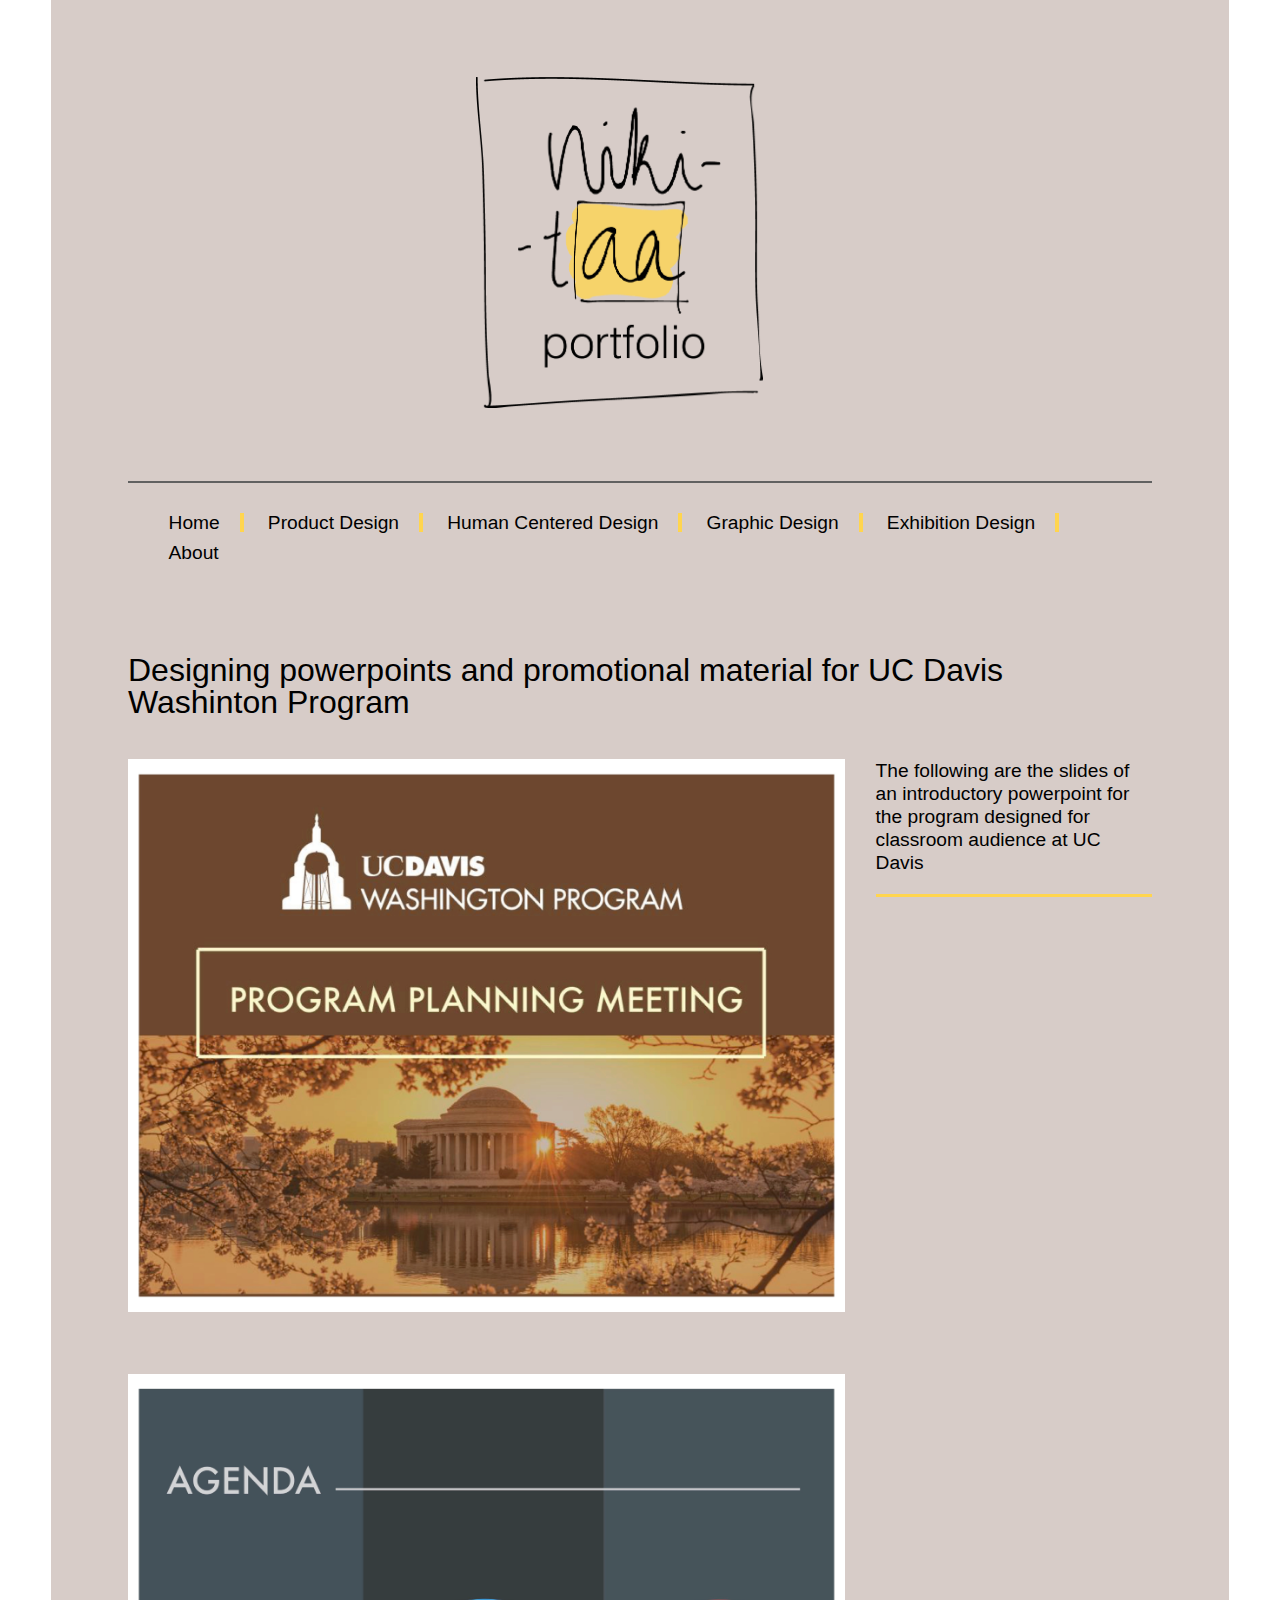
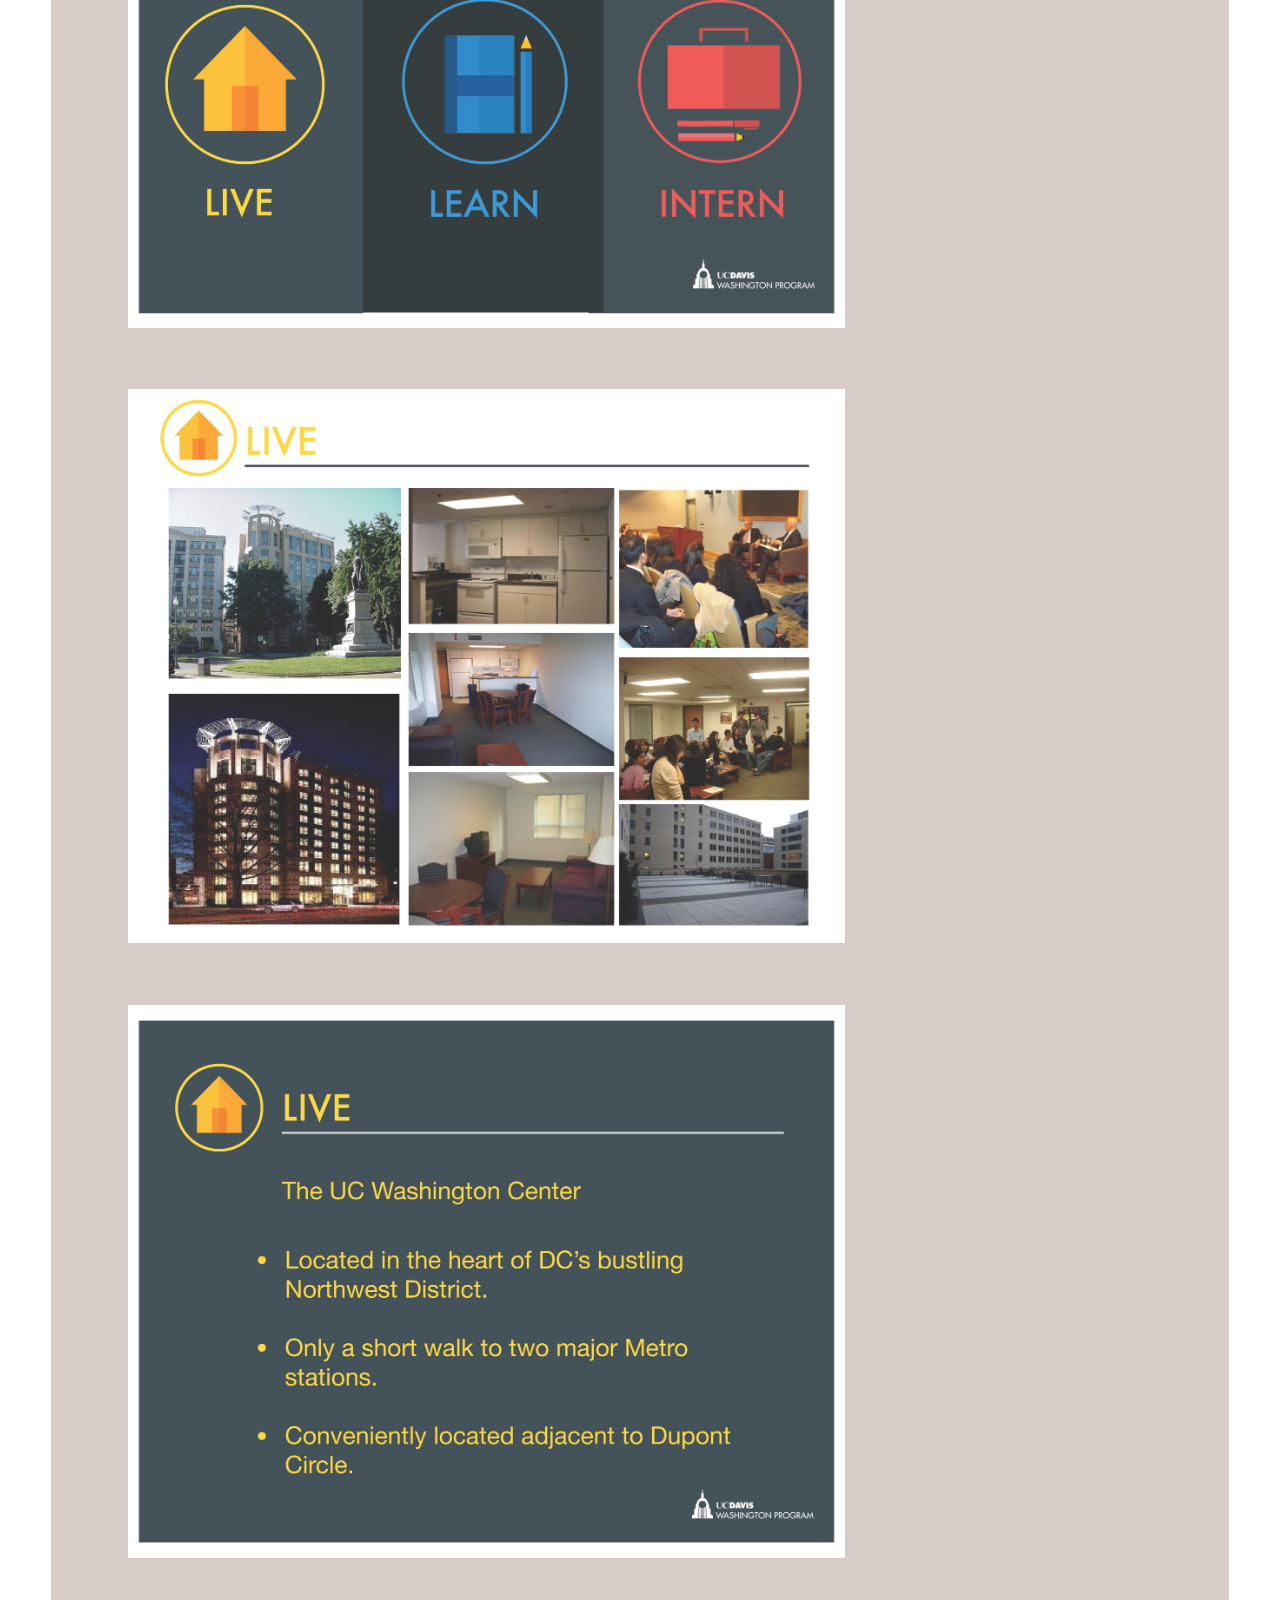
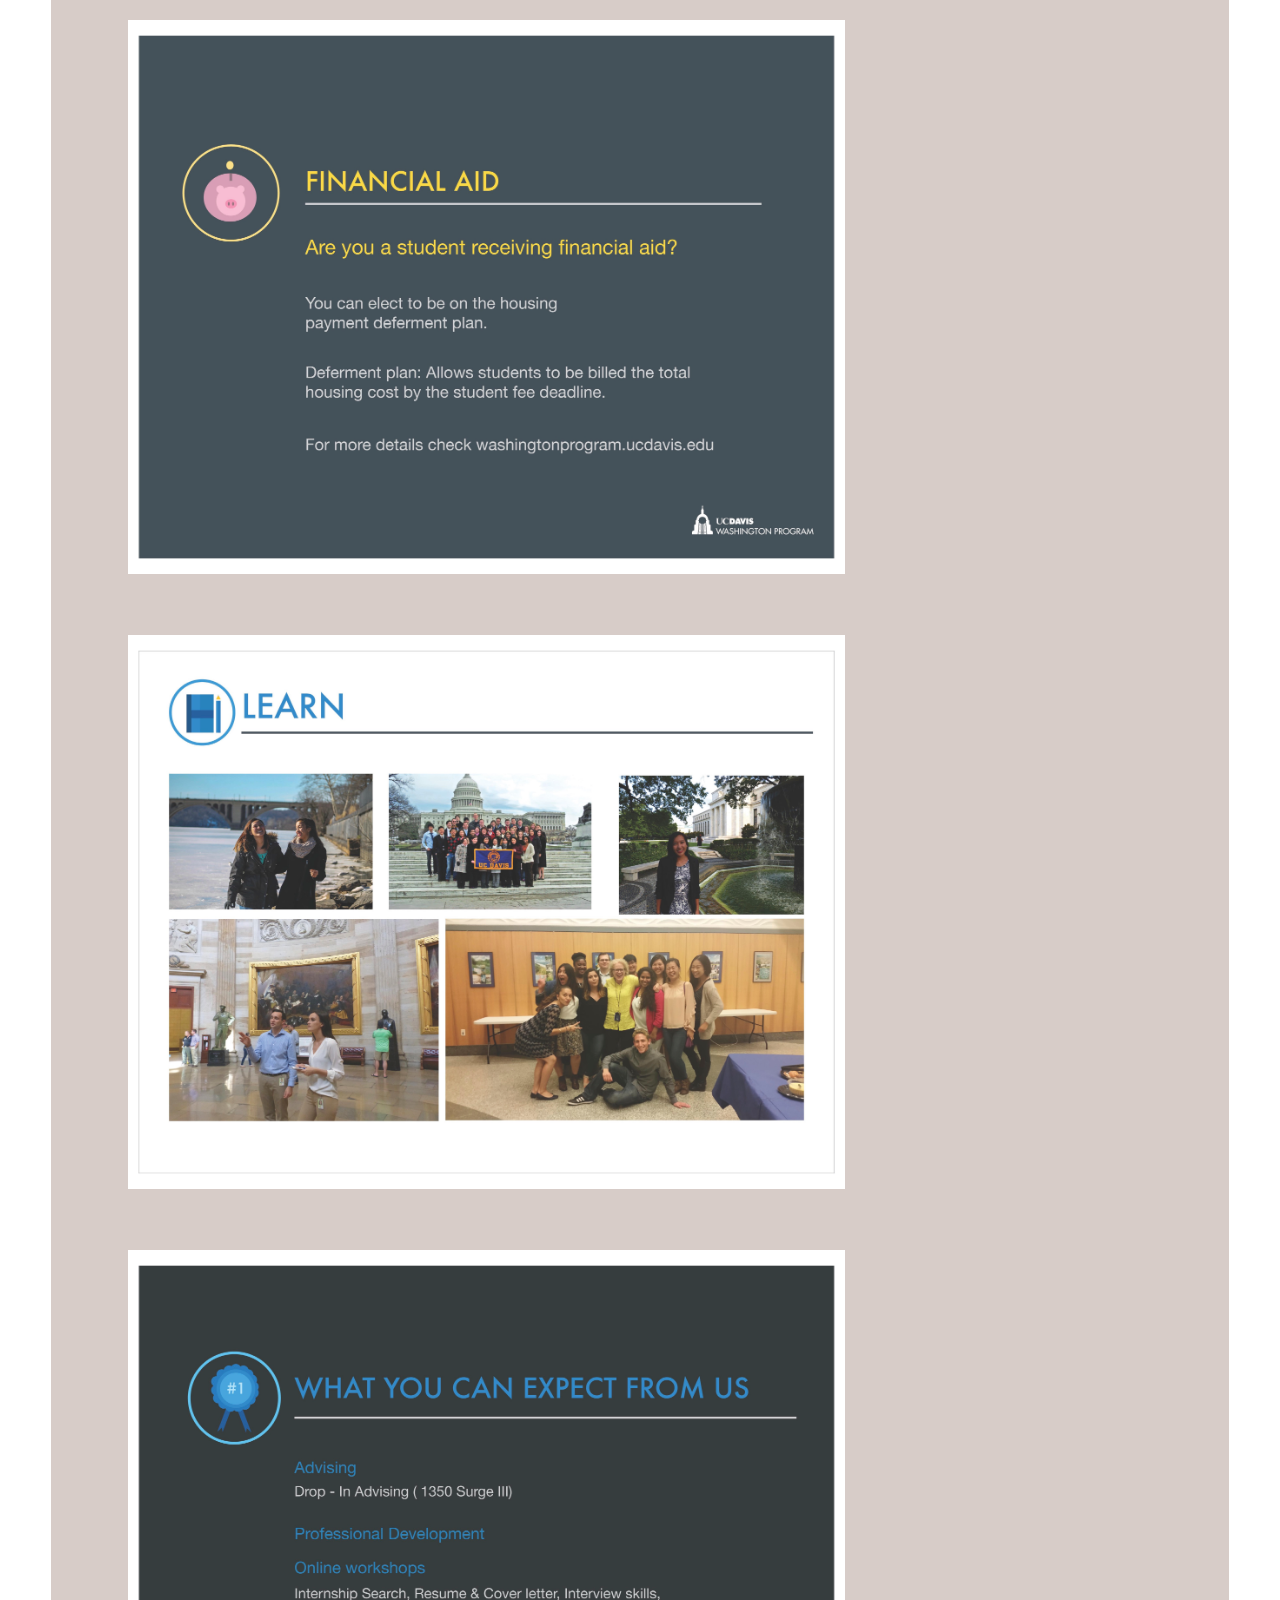
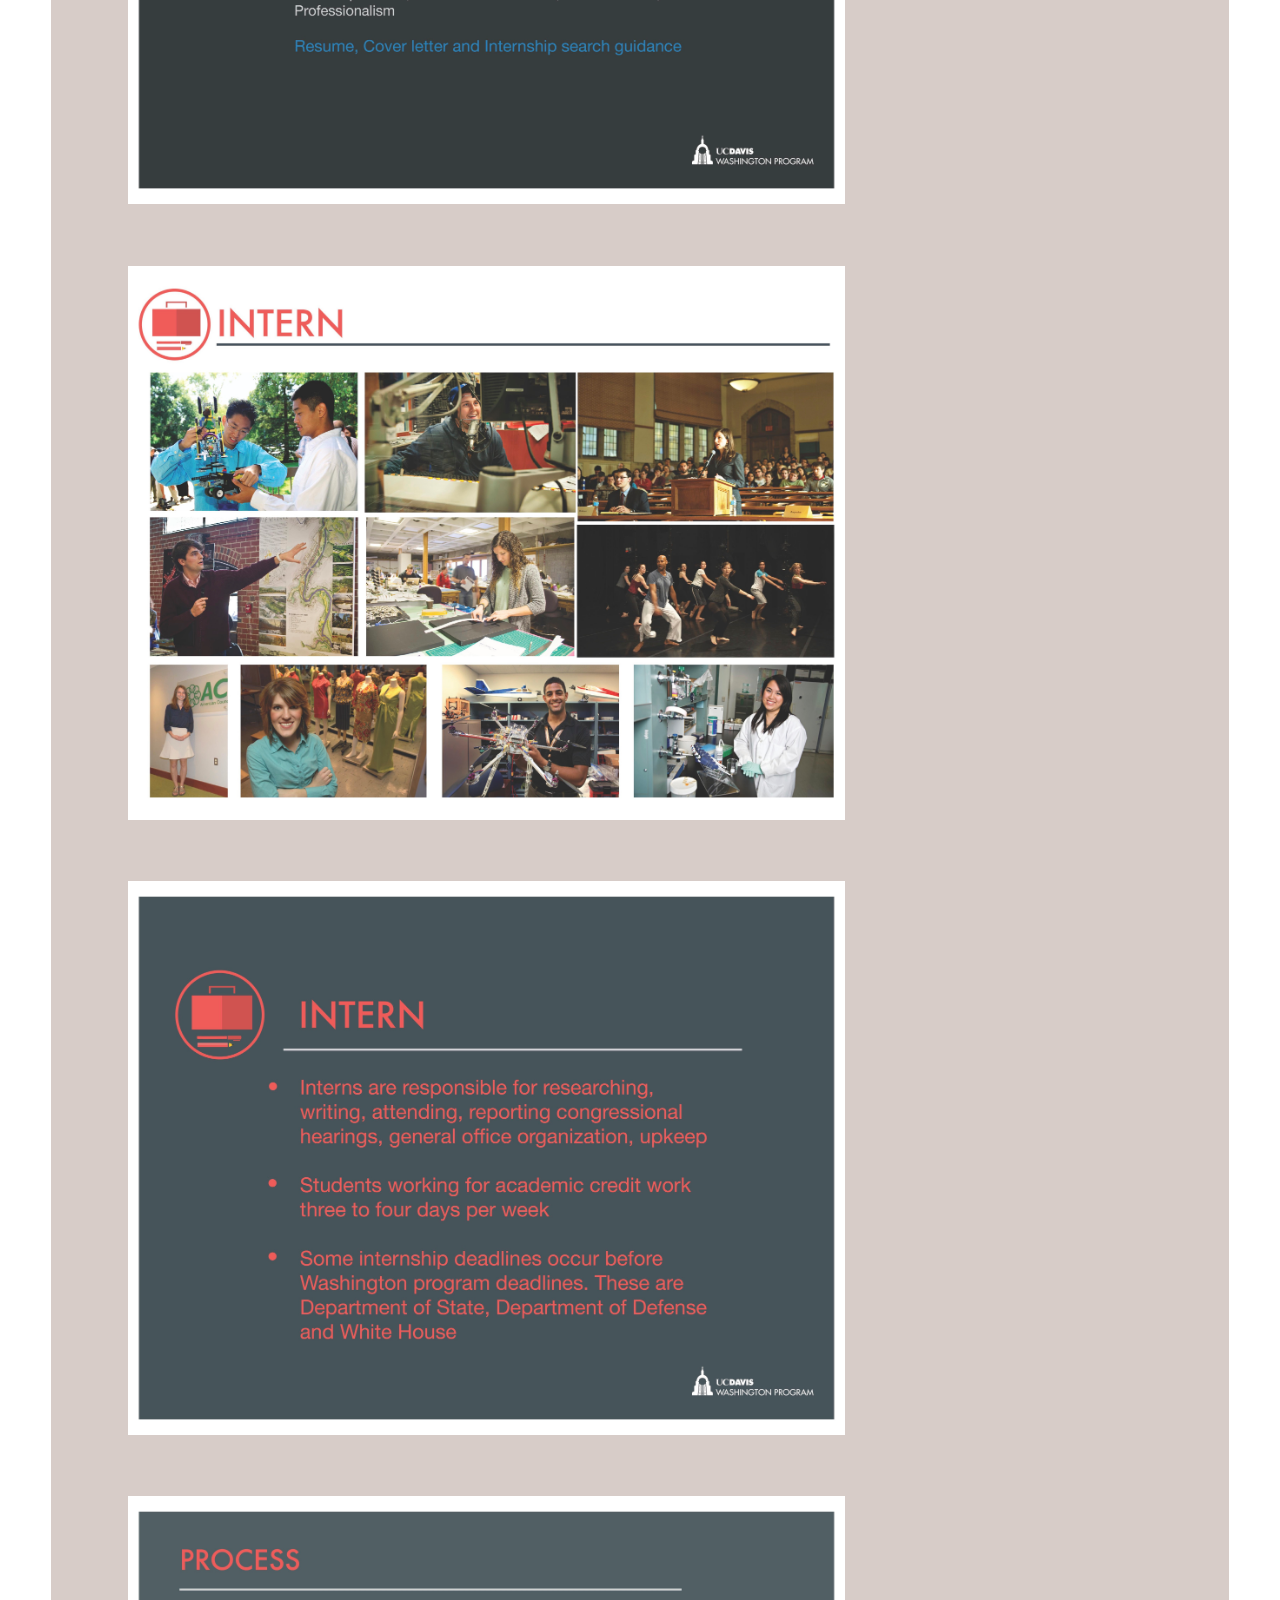
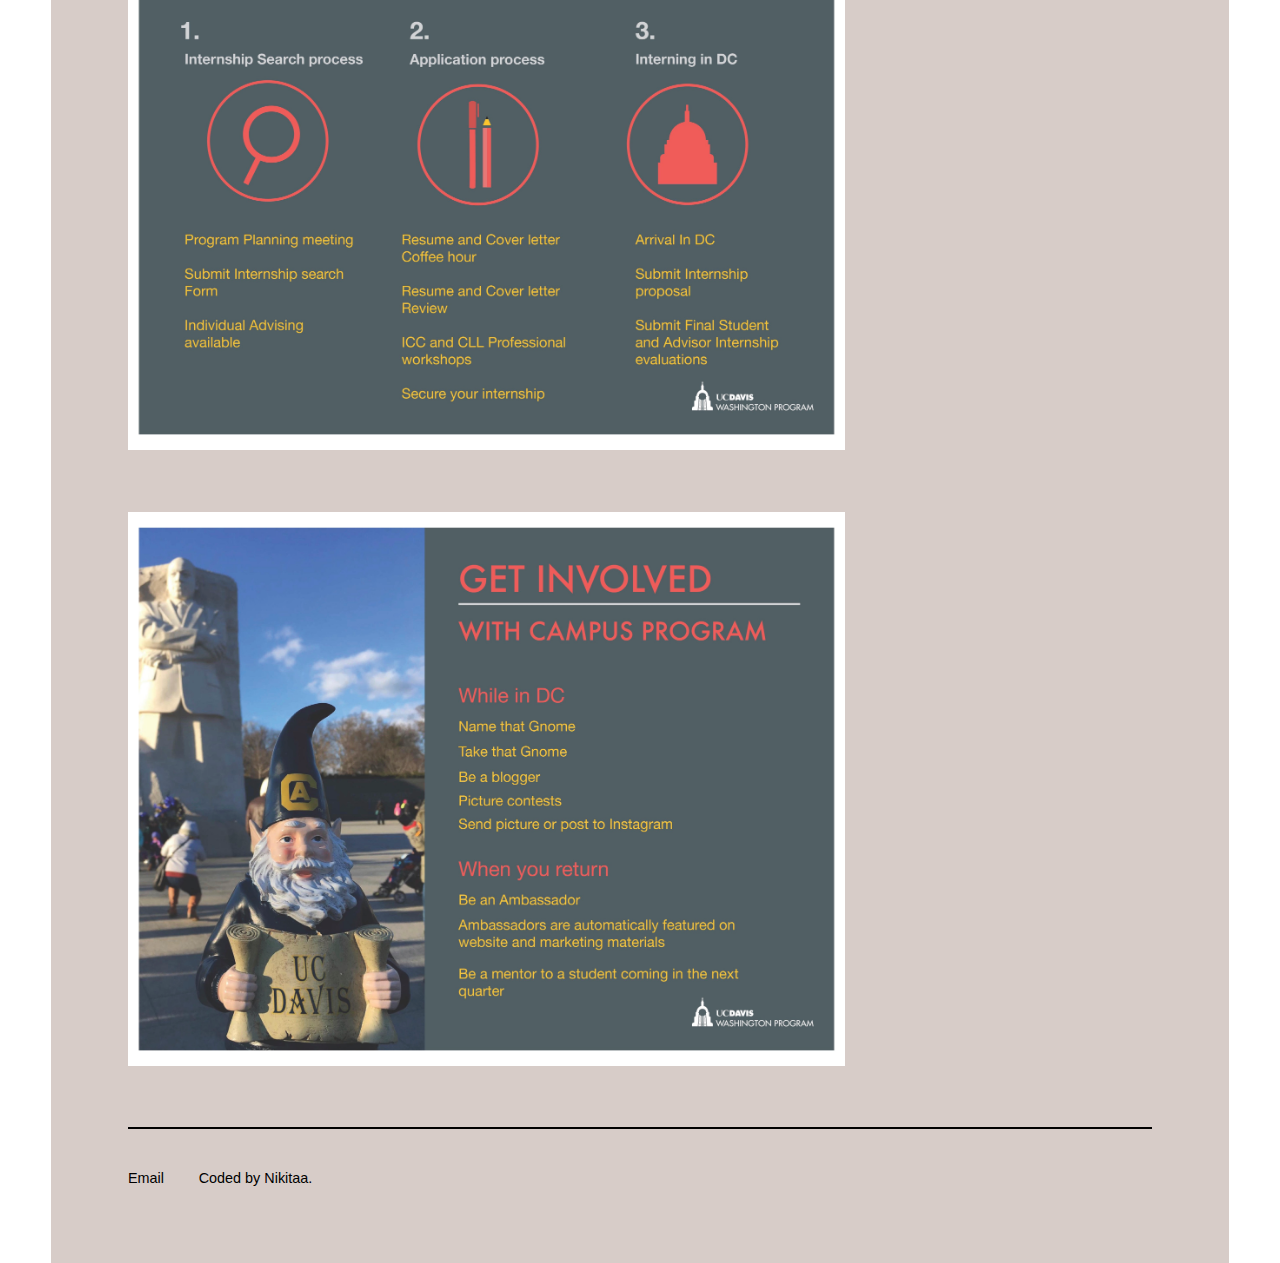
<file: washprog-page.html>
<!DOCTYPE html>
<html>
 <head>
   <title>Nikitaa's Portfolio - Washington Program</title>
    <meta charset='utf-8'>
    <link href="stylesheets/internal.css" rel="external stylesheet">
    <meta name="viewport" content="width=device-width, initial-scale=1">
 </head>
 <body>
  <div class="page">
   <header>
     <img src="images/my-logo-box-black.png" class="logo" width="28%" alt="nikitaa's logo" />
   </header>
   <hr />
     <nav>
       <ul>
         <li><a href="index.html">Home  </a></li>
         <li><a href="index.html#prodanchor">Product Design  </a></li>
         <li><a href="index.html#hcdanchor">Human Centered Design  </a></li>
         <li><a href="index.html#graphicanchor">Graphic Design  </a></li>
         <li><a href="index.html#exhibitanchor">Exhibition Design  </a></li>
         <li><a href="portfolio-about.html">About  </a></li>

       </ul>
     </nav>
     <article class="description">
    <h1>Designing powerpoints and promotional material for UC Davis Washinton Program</h1>
    <p>The following are the slides of an introductory powerpoint for the program
    designed for classroom audience at UC Davis</p>
    <img src="images/pp-1.jpg" alt="pp" />
    <img src="images/pp-2.jpg" alt="pp" />
    <img src="images/pp-3.jpg" alt="pp" />
    <img src="images/pp-4.jpg" alt="pp" />
    <img src="images/pp-5.jpg" alt="pp" />
    <img src="images/pp-6.jpg" alt="pp" />
    <img src="images/pp-7.jpg" alt="pp" />
    <img src="images/pp-8.jpg" alt="pp" />
    <img src="images/pp-9.jpg" alt="pp" />
    <img src="images/pp-10.jpg" alt="pp" />
    <img src="images/pp-11.jpg" alt="pp" />



   <footer>
     <a href="mailto:@nsivaakumar@ucdavis.edu">Email</a>
     <a>Coded by Nikitaa.</a>
   </footer>
 </div>
</body>
</html>
</file>
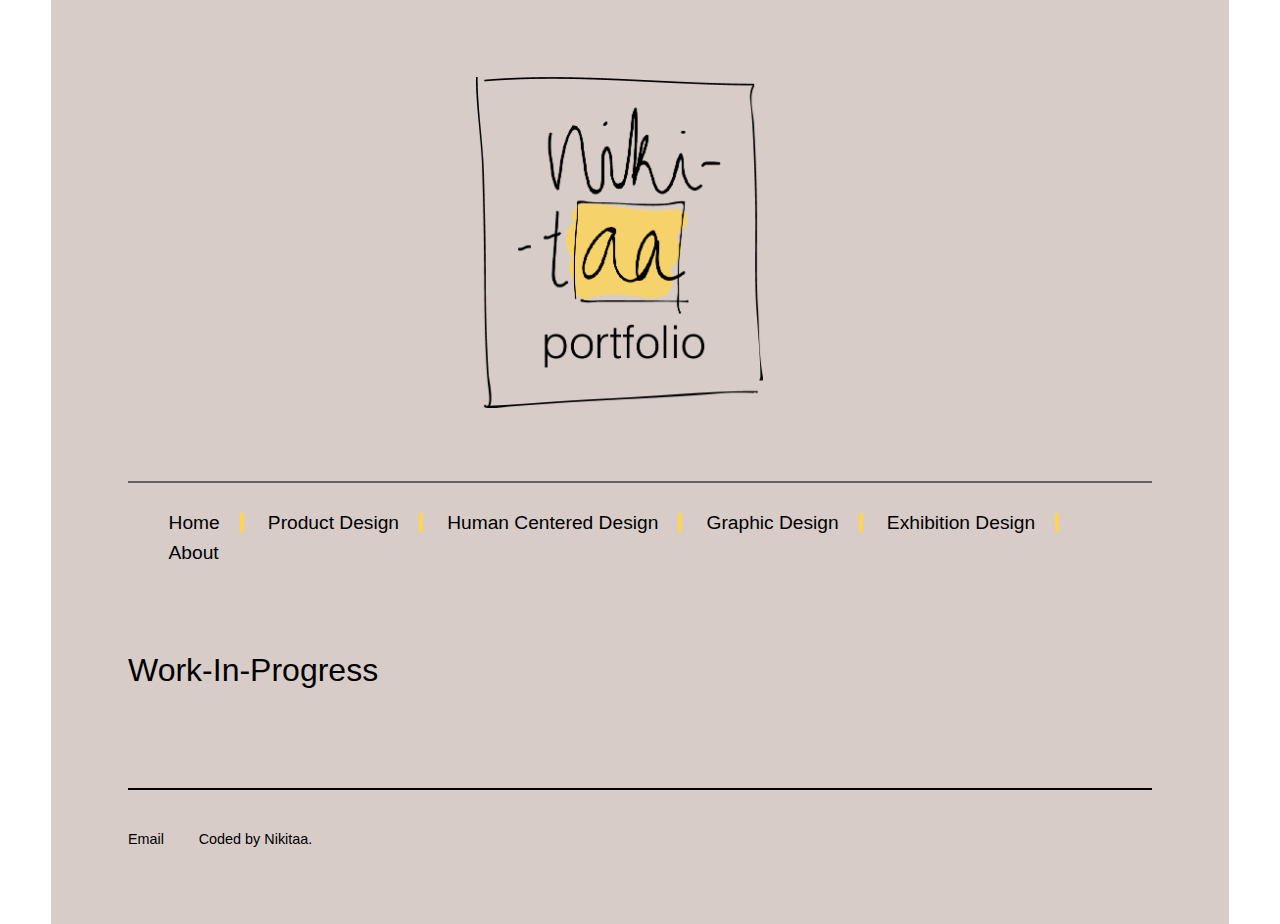
<file: wip-page.html>
<!DOCTYPE html>
<html>
 <head>
   <title>Nikitaa's Portfolio - WIP</title>
    <meta charset='utf-8'>
    <link href="stylesheets/internal.css" rel="external stylesheet">
    <meta name="viewport" content="width=device-width, initial-scale=1">
 </head>
 <body>
  <div class="page">
   <header>
     <img src="images/my-logo-box-black.png" class="logo" width="28%" alt="nikitaa's logo" />
   </header>
   <hr />
     <nav>
       <ul>
         <li><a href="index.html">Home  </a></li>
         <li><a href="index.html#prodanchor">Product Design  </a></li>
         <li><a href="index.html#hcdanchor">Human Centered Design  </a></li>
         <li><a href="index.html#graphicanchor">Graphic Design  </a></li>
         <li><a href="index.html#exhibitanchor">Exhibition Design  </a></li>
         <li><a href="portfolio-about.html">About  </a></li>

       </ul>
     </nav>
     <article class="description">
    <h1>Work-In-Progress</h1>
   </article>


   <footer>
     <a href="mailto:@nsivaakumar@ucdavis.edu">Email</a>
     <a>Coded by Nikitaa.</a>
   </footer>
 </div>
</body>
</html>
</file>
<file: stylesheets/home.css>
/* http://meyerweb.com/eric/tools/css/reset/
   v2.0 | 20110126
   License: none (public domain)
*/

html, body, div, span, applet, object, iframe,
h1, h2, h3, h4, h5, h6, p, blockquote, pre,
a, abbr, acronym, address, big, cite, code,
del, dfn, em, img, ins, kbd, q, s, samp,
small, strike, strong, sub, sup, tt, var,
b, u, i, center,
dl, dt, dd, ol, ul, li,
fieldset, form, label, legend,
table, caption, tbody, tfoot, thead, tr, th, td,
article, aside, canvas, details, embed,
figure, figcaption, footer, header, hgroup,
menu, nav, output, ruby, section, summary,
time, mark, audio, video {
	margin: 0;
	padding: 0;
	border: 0;
	font-size: 100%;
	font: inherit;
	vertical-align: baseline;
}
/* HTML5 display-role reset for older browsers */
article, aside, details, figcaption, figure,
footer, header, hgroup, menu, nav, section {
	display: block;
}
body {
	line-height: 1;
}
ol, ul {
	list-style: none;
}
blockquote, q {
	quotes: none;
}
blockquote:before, blockquote:after,
q:before, q:after {
	content: '';
	content: none;
}
table {
	border-collapse: collapse;
	border-spacing: 0;
}

/*CSS reset ends*/


.page{
  max-width: 480px;
  background-color: #D7CCC8;
  margin: auto;
  padding: 6%;
	position: relative;
}

@media(min-width: 760px){
	.page{
		min-width: 80%;
		position: relative;

	}

	@media(min-width: 1024px){
		.page{
			max-width: 80%;
			position: relative;
		}
	}

	@media(min-width: 760px){
		.mainbar{
			width: 90%;
			display: inline-block;
			margin-left: 20%;

		}
	}

	header{
		border-bottom: 1px solid #000000;
		margin-bottom: 10%;
	}
}

.logo{
  max-width: 38%;
  margin-left: 34%;
  margin-bottom: 6%;
}

.sidebar{
	display:none;
}

@media(min-width: 760px){
	.logo{
		max-width: 60%;
		display: block;

	}

	.sidebar{
		display: inline-block;
		/*border-left: 4px solid #ffd54f;*/
		padding-left: 3%;
		position: absolute;

	}

	.sidebar ul li{
		list-style-type: none;
		line-height: 2.5em;
	}

	.sidebar ul li a{
		font-family: gill sans, sans-serif;
		font-weight: lighter;
		font-size: 1.4em;
		text-decoration: none;
		color: #000000;
	}

	.sidebar a:hover{
			color: #ffd54f;
	}
}


@media(min-width: 1024px){

	.sidebar{
		display: block;
		/*border-left: 4px solid #ffd54f;*/
		/*position: absolute;*/
		top: 15%;
		width: 40%;
		margin-left: auto;
		border-left: 5px solid #ffd54f;

	}

	.sidebar ul li{
		list-style-type: none;
		line-height: 2.5em;
		display: inline-block;
		padding-right: 5%;
	}

	.sidebar ul li a{
		font-family: gill sans, sans-serif;
		font-weight: lighter;
		font-size: 1.4em;
		text-decoration: none;
		color: #000000;
	}

	.sidebar a:hover{
			color: #ffd54f;
	}
	.mainbar{
		width: 90%;
		display: block;
		margin-left: auto;
		margin-right: auto;
		padding-top: 4%;

	}
}




nav{
  margin-left: 10%;
	margin-bottom: 3%;
	border-left: 2px solid #ffd54f;
	padding-left: 2%;
}

nav ul li{
	list-style-type: none;
	display: inline-block;

}

nav ul li a{
	text-decoration: none;
	color: #000000;
	font-family: gill sans,sans-serif;
	font-weight: lighter;
	font-size: 1.2em;
}

.aboutmetitle {
	display: block;
  width: 85%;
  margin-left: 7%;
  margin-bottom: 6%;
}

@media(min-width: 760px){
	.aboutmetitle{
		display: none;
	}
}

.myphoto{
  width: 50%;
  margin-left: 10%;
  margin-bottom: 6%;
	border: 4px solid #ffd54f;
	padding: 1%;
}

.aboutpara{
  font-family: gill sans, sans-serif;
  width: 50%;
  margin-left: 10%;
  padding-left: 3%;
  font-size: 1.2em;
	line-height: 1.2em;
  font-weight: lighter;
  border-left: 2px solid #ffd54f;
}

h1{
	font-family: gill sans, sans-serif;
	font-size: 2em;
	margin-bottom: 4%;
	margin-left: 10%;
}

footer{
	border-top: 2px solid black;
	padding-top: 3%;
	margin-top: 10%;
}

footer a{
	text-decoration: none;
	font-family: gill sans, sans-serif;
	font-size: 1em;
	font-weight: lighter;
	color: #000000;
	margin-right: 5%;
}

a:hover{
	color: #ffd54f;
}

@media(min-width: 1024px){
	footer a{
		font-size: 1.2em;
	}
}

/*for myworks page*/
.abouticon {
  width: 41%;
  /*margin-left: 1%;*/
}

.me{
	width: 39%;
  /*margin-left: 2%;*/
	/*border: 3px solid #ffd54f;*/
	padding: 1%;
	filter: alpha(opacity=100);
}

.me:hover{
	opacity: 0.5;
	filter: alpha(opacity=50);
}

.row0{
  margin-left: 6%;
  margin-bottom: 8%;
}

.myworks {
  width: 77%;
  margin-left: 10%;
  margin-bottom: 6%;
}

.booklight {
  width: 38%;
  /*margin-left: 6%;*/
	/*border: 3px solid #ffd54f;*/
	padding: 1%;
	filter: alpha(opacity=100);
}

.booklight:hover{
	opacity: 0.5;
	filter: alpha(opacity=50);
}

.productdes {
  width: 42%;
  /*margin-left: 1%;*/
}

.desk {
  width: 38%;
  /*margin-left: 6%;*/
	/*border: 3px solid #ffd54f;*/
	padding: 1%;
	filter: alpha(opacity=100);
}

.desk:hover{
	opacity: 0.5;
	filter: alpha(opacity=50);
}


.makeglow {
  width: 38%;
  /*margin-left: 1%;*/
	/*border: 3px solid #ffd54f;*/
	padding: 1%;
	filter: alpha(opacity=100);
}

.makeglow:hover{
	opacity: 0.5;
	filter: alpha(opacity=50);
}

.baglight {
  width: 38%;
  /*margin-left: 6%;*/
	/*border: 3px solid #ffd54f;*/
	padding: 1%;
	filter: alpha(opacity=100);
}

.baglight:hover{
	opacity: 0.5;
	filter: alpha(opacity=50);
}

.row1{
  /*margin-left: 4%;
  margin-bottom: 1%;*/
	margin-top: 4%;
	display: block;
	margin-left: auto;
	margin-right: auto;
}

.row2{
  margin-left: 4%;
  /*margin-bottom: 8%;*/
	display: block;
	margin-left: auto;
	margin-right: auto;
}

.row2a{
  margin-left: 4%;
  margin-bottom: 8%;
	display: block;
	margin-left: auto;
	margin-right: auto;
}


 hr{
  width: 83%;
	margin-bottom: 8%;
	border: 0.5px solid #ffd54f;
	display: block;
	margin-left: 5%;
	margin-right: auto;
}

.hcd{
	width: 40%;
  /*margin-left: 6%;*/
}

.bike{
	width: 38%;
	/*margin-left: 1%;*/
	/*border: 3px solid #ffd54f;*/
	padding: 1%;
	filter: alpha(opacity=100);
}

.bike:hover{
	opacity: 0.5;
	filter: alpha(opacity=50);
}

.row3{
  margin-bottom: 8%;
	display: block;
	margin-left: auto;
	margin-right: auto;
}

.last{
	width: 38%;
  /*margin-left: 6%;*/
	/*border: 3px solid #ffd54f;*/
	padding: 1%;
	filter: alpha(opacity=100);
}

.last:hover{
	opacity: 0.5;
	filter: alpha(opacity=50);
}

.wash{
	width: 38%;
  /*margin-left: 1%;*/
	/*border: 3px solid #ffd54f;*/
	padding: 1%;
	filter: alpha(opacity=100);
}

.wash:hover{
	opacity: 0.5;
	filter: alpha(opacity=50);
}

.clockie{
	width: 38%;
  /*margin-left: 6%;*/
	/*border: 3px solid #ffd54f;*/
	padding: 1%;
	filter: alpha(opacity=100);
}

.clockie:hover{
	opacity: 0.5;
	filter: alpha(opacity=50);
}

.gdes{
	width: 42%;
	margin-top: 1%;
  /*margin-left: 1%;*/
}

.row4{
	margin-left: 4%;
	display: block;
	margin-left: auto;
	margin-right: auto;
}

.row5{
	margin-left: 4%;
  margin-bottom: 8%;
	display: block;
	margin-left: auto;
	margin-right: auto;
}

.edes{
	width: 42%;
	/*margin-left: 6%;*/
}

.water{
	width: 37%;
  /*margin-left: 1%;*/
	/*border: 3px solid #ffd54f;*/
	padding: 1%;
	filter: alpha(opacity=100);
}

.water:hover{
	opacity: 0.5;
	filter: alpha(opacity=50);
}

.row6{
	margin-left: 4%;
  margin-bottom: 1%;
	display: block;
	margin-left: auto;
	margin-right: auto;
}

.myblock{
	display: block;
	margin-left: 10%;
	margin-bottom: 10%;
}

@media(min-width: 760px){
	.myblock{
		display: none;
	}
}


.product-des{
	display: block;
	margin-left: 10%;
	margin-bottom: 10%;
}

@media(min-width: 760px){
	.product-des{
		border-left: 3px solid #ffd54f;
		padding-left: 4%;
	}
}

.graphicdes{
	display: block;
	margin-left: 10%;
	margin-bottom: 10%;

}

@media(min-width: 760px){
	.graphicdes{
		border-left: 3px solid #ffd54f;
		padding-left: 4%;
	}
}

.hcdesign{
	display: block;
	margin-left: 10%;
	margin-bottom: 10%;

}

@media(min-width: 760px){
	.hcdesign{
		border-left: 3px solid #ffd54f;
		padding-left: 4%;
	}
}

.exhibitdes{
	display: block;
	margin-left: 10%;
	margin-bottom: 10%;

}

@media(min-width: 760px){
	.exhibitdes{
		border-left: 3px solid #ffd54f;
		padding-left: 4%;
	}
}

/*Styling for tablet*/
</file>
<file: stylesheets/internal.css>
/* http://meyerweb.com/eric/tools/css/reset/
   v2.0 | 20110126
   License: none (public domain)
*/

html, body, div, span, applet, object, iframe,
h1, h2, h3, h4, h5, h6, p, blockquote, pre,
a, abbr, acronym, address, big, cite, code,
del, dfn, em, img, ins, kbd, q, s, samp,
small, strike, strong, sub, sup, tt, var,
b, u, i, center,
dl, dt, dd, ol, ul, li,
fieldset, form, label, legend,
table, caption, tbody, tfoot, thead, tr, th, td,
article, aside, canvas, details, embed,
figure, figcaption, footer, header, hgroup,
menu, nav, output, ruby, section, summary,
time, mark, audio, video {
	margin: 0;
	padding: 0;
	border: 0;
	font-size: 100%;
	font: inherit;
	vertical-align: baseline;
}
/* HTML5 display-role reset for older browsers */
article, aside, details, figcaption, figure,
footer, header, hgroup, menu, nav, section {
	display: block;
}
body {
	line-height: 1;
}
ol, ul {
	list-style: none;
}
blockquote, q {
	quotes: none;
}
blockquote:before, blockquote:after,
q:before, q:after {
	content: '';
	content: none;
}
table {
	border-collapse: collapse;
	border-spacing: 0;
}

/*CSS reset ends*/

/*For mobile*/

.page{
  max-width: 80%;
  background-color: #D7CCC8;
  margin: auto;
  padding: 6%;
	position: relative;
}

.logo{
  max-width: 38%;
  margin-left: 34%;
  margin-bottom: 6%;
}

hr{
  border: 1px solid #616161;
  margin-bottom: 3%;
}

nav{
  margin-left: 0;
	margin-bottom: 4%;
	/*border-left: 2px solid #ffd54f;*/
	padding-left: 2%;
	/*margin-bottom: 8%;*/

}

nav ul li{
	list-style-type: none;
	display: inline-block
	margin-top: 2%;
	margin-bottom: 1%;
	border-right: 4px solid #ffd54f;
	padding-right: 2%;
	padding-left: 2%;
}



nav ul li a{
	text-decoration: none;
	color: #000000;
	font-family: gill sans,sans-serif;
	font-weight: lighter;
	font-size: 1em;
}
/*For mobile*/


/*For tablet and above*/

@media(min-width: 670px){
	nav{
	  margin-left: 0;
		margin-bottom: 4%;
		/*border-left: 4px solid #ffd54f;*/
		padding-left: 2%;
		margin-bottom: 8%;

	}

	nav ul li{
		list-style-type: none;
		display: inline-block
	}

	nav ul li a{
		text-decoration: none;
		color: #000000;
		font-family: gill sans,sans-serif;
		font-weight: lighter;
		font-size: 1.2em;
	}

	nav ul li:nth-child(6){
		border-right: none;
	}
}
/*For tablet and above*/


/*For mobile*/

.description h1{
	font-family: gill sans, sans-serif;
	font-size: 2em;
	margin-bottom: 4%;
}

.description-bookmark h1{
	font-family: gill sans, sans-serif;
	font-size: 2em;
	margin-bottom: 4%;
	clear: both;
}

.description-rec h1{
	font-family: gill sans, sans-serif;
	font-size: 2em;
	margin-bottom: 4%;
	clear: both;
}

.problem-corner h1{
	font-family: gill sans, sans-serif;
	font-size: 2em;
	margin-bottom: 4%;
}


.description img{
	width: 80%;
	margin-bottom: 4%;

}

.description-bookmark img{
	width: 80%;
	margin-bottom: 4%;

}

.description-rec img{
	width: 80%;
	margin-bottom: 4%;

}

.description p{
	font-family: gill sans, sans-serif;
	font-size: 1em;
	font-weight: lighter;
	line-height: 1.2em;
	margin-top:0;
	margin-bottom: 4%;
	border-bottom: 3px solid #ffd54f;
	padding-bottom: 4%;
	width: 80%;
}

.description-bookmark p{
	font-family: gill sans, sans-serif;
	font-size: 1em;
	font-weight: lighter;
	line-height: 1.2em;
	margin-top:0;
	margin-bottom: 4%;
	border-bottom: 3px solid #ffd54f;
	padding-bottom: 4%;
	width: 80%;
}

.description-rec p{
	font-family: gill sans, sans-serif;
	font-size: 1em;
	font-weight: lighter;
	line-height: 1.2em;
	margin-top:0;
	margin-bottom: 4%;
	border-bottom: 3px solid #ffd54f;
	padding-bottom: 4%;
	width: 80%;
}



/*For mobile*/

/*For tablet and above*/


@media(min-width: 670px)
{
.description img{
	width: 70%;
	margin-bottom: 6%;
	float: left;

}

.description p{
	font-family: gill sans, sans-serif;
	font-size: 1.2em;
	font-weight: lighter;
	line-height: 1.2em;
	width: 27%;
	float: right;
	margin-top:0;
	border-bottom: 3px solid #ffd54f;
	padding-bottom: 2%;
}
.description-bookmark img{
	width: 70%;
	margin-bottom: 6%;
	float: left;

}

.description-bookmark p{
	font-family: gill sans, sans-serif;
	font-size: 1.2em;
	font-weight: lighter;
	line-height: 1.2em;
	width: 27%;
	float: right;
	margin-top:0;
	border-bottom: 3px solid #ffd54f;
	padding-bottom: 2%;
}
.description-rec img{
	width: 70%;
	margin-bottom: 6%;
	float: left;

}

.description-rec p{
	font-family: gill sans, sans-serif;
	font-size: 1.2em;
	font-weight: lighter;
	line-height: 1.2em;
	width: 27%;
	float: right;
	margin-top:0;
	border-bottom: 3px solid #ffd54f;
	padding-bottom: 2%;
}
}

/*For tablet and above*/

/*For mobile and above*/


h2{
	font-family: gill sans, sans-serif;
	font-size: 1.5em;
	clear: both;
	margin-bottom: 4%;
}

h3{
	font-family: gill sans, sans-serif;
	font-size: 1.1em;
	clear: both;
	margin-bottom: 4%;
}

@media(min-width: 670px)
{
h3{
	font-family: gill sans, sans-serif;
	font-size: 1.3em;
	font-weight: lighter;
	clear: both;
	margin-bottom: 4%;
}
}

.problem img{
	width: 80%;
	margin-bottom: 4%;
}

.problem p{
	width: 80%;
	font-family: gill sans, sans-serif;
	font-size: 1.2em;
	font-weight: lighter;
	line-height: 1.2em;
	padding-bottom: 4%;
	border-bottom: 3px solid #ffd54f;
	margin-bottom: 4%;
}

.problem-corner p{
	width: 75%;
	font-family: gill sans, sans-serif;
	font-size: 1.2em;
	font-weight: lighter;
	line-height: 1.2em;
	padding-bottom: 4%;
	border-bottom: 3px solid #ffd54f;
	margin-bottom: 4%;
}

/*.problem small{
	font-family: gill sans, sans-serif;
	font-size: 0.9em;
	font-weight: lighter;
	line-height: 1.2em;
	margin-top: 3%;
	padding-bottom: 2%;
	border: 3px solid #ffd54f;
	margin-bottom: 6%;

}*/

.problem small{
	display: none;
}

.problem figcaption{
	font-family: gill sans, sans-serif;
	font-size: 0.9em;
	font-weight: lighter;
	line-height: 1.2em;
	margin-bottom: 2%;
}
/*For mobile and above*/

/*For tablet and above*/


@media(min-width:670px)
{
.problem img{
	width: 60%;
	margin-bottom: 3%;
	float: left;
}

.problem p{
	font-family: gill sans, sans-serif;
	font-size: 1.2em;
	font-weight: lighter;
	line-height: 1.2em;
	width: 37%;
	float: right;
	margin-left: 3%;
	margin-top: -53%;
	border-bottom: 3px solid #ffd54f;
	margin-bottom: 6%;
}
.problem figcaption{
	font-family: gill sans, sans-serif;
	font-size: 0.9em;
	font-weight: lighter;
	line-height: 1.2em;
	margin-bottom: 6%;
  clear: both;
}



.problem small{
	font-family: gill sans, sans-serif;
	font-size: 0.9em;
	font-weight: lighter;
	line-height: 1.2em;
	width: 37%;
	float: right;
	margin-top: 3%;
	padding-bottom: 2%;
	border-bottom: 3px solid #ffd54f;

}
}

/*For tablet*/

/*For desktop*/
@media(min-width: 800px){
.problem p{
	font-family: gill sans, sans-serif;
	font-size: 1.2em;
	font-weight: lighter;
	line-height: 1.2em;
	width: 37%;
	float: right;
	margin-left: 3%;
	margin-top: -51%;
	border-bottom: 3px solid #ffd54f;
	margin-bottom: 6%;
}
}
/*For desktop*/
/*For mobile and above*/


.product img{
	width: 80%;
	margin-bottom: 4%;
}

.product p{
	font-family: gill sans, sans-serif;
	font-size: 1.2em;
	font-weight: lighter;
	line-height: 1.2em;
	margin-bottom: 4%;
	width: 80%;
}

.row01 img{
width: 30%;
margin-right: 1%;
}


.row02 img{
width: 30%;
margin-right: 1%;
}


.process img{
	margin-top: 2%;
	width: 90%;
	border-bottom: 3px solid #ffd54f;
	padding-bottom: 4%;
	margin-bottom: 4%;
}

.row01-proto img{
	width: 45%;
	float: left;
	margin-right: 3%;
}

.process p{
	font-family: gill sans, sans-serif;
	font-size: 1.2em;
	font-weight: lighter;
	line-height: 1.2em;
	margin-bottom: 4%;
}


.usertest p{
	font-family: gill sans, sans-serif;
	font-size: 1.2em;
	font-weight: lighter;
	line-height: 1.2em;
	margin-bottom: 4%;
	width: 80%;

}

.usertest img{
	width: 90%;
}
video{
	margin-bottom: 4%;
}

a{
	text-decoration: none;
	color: #000000;
}

footer{
	border-top: 2px solid black;
	padding-top: 4%;
	margin-top: 10%;
	clear: both;
}

footer a{
	text-decoration: none;
	font-family: gill sans, sans-serif;
	font-size: 0.9em;
	font-weight: lighter;
	color: #000000;
	margin-right: 3%;
}

a:hover{
	color: #ffd54f;
}
/*For mobile and above*/
</file>
